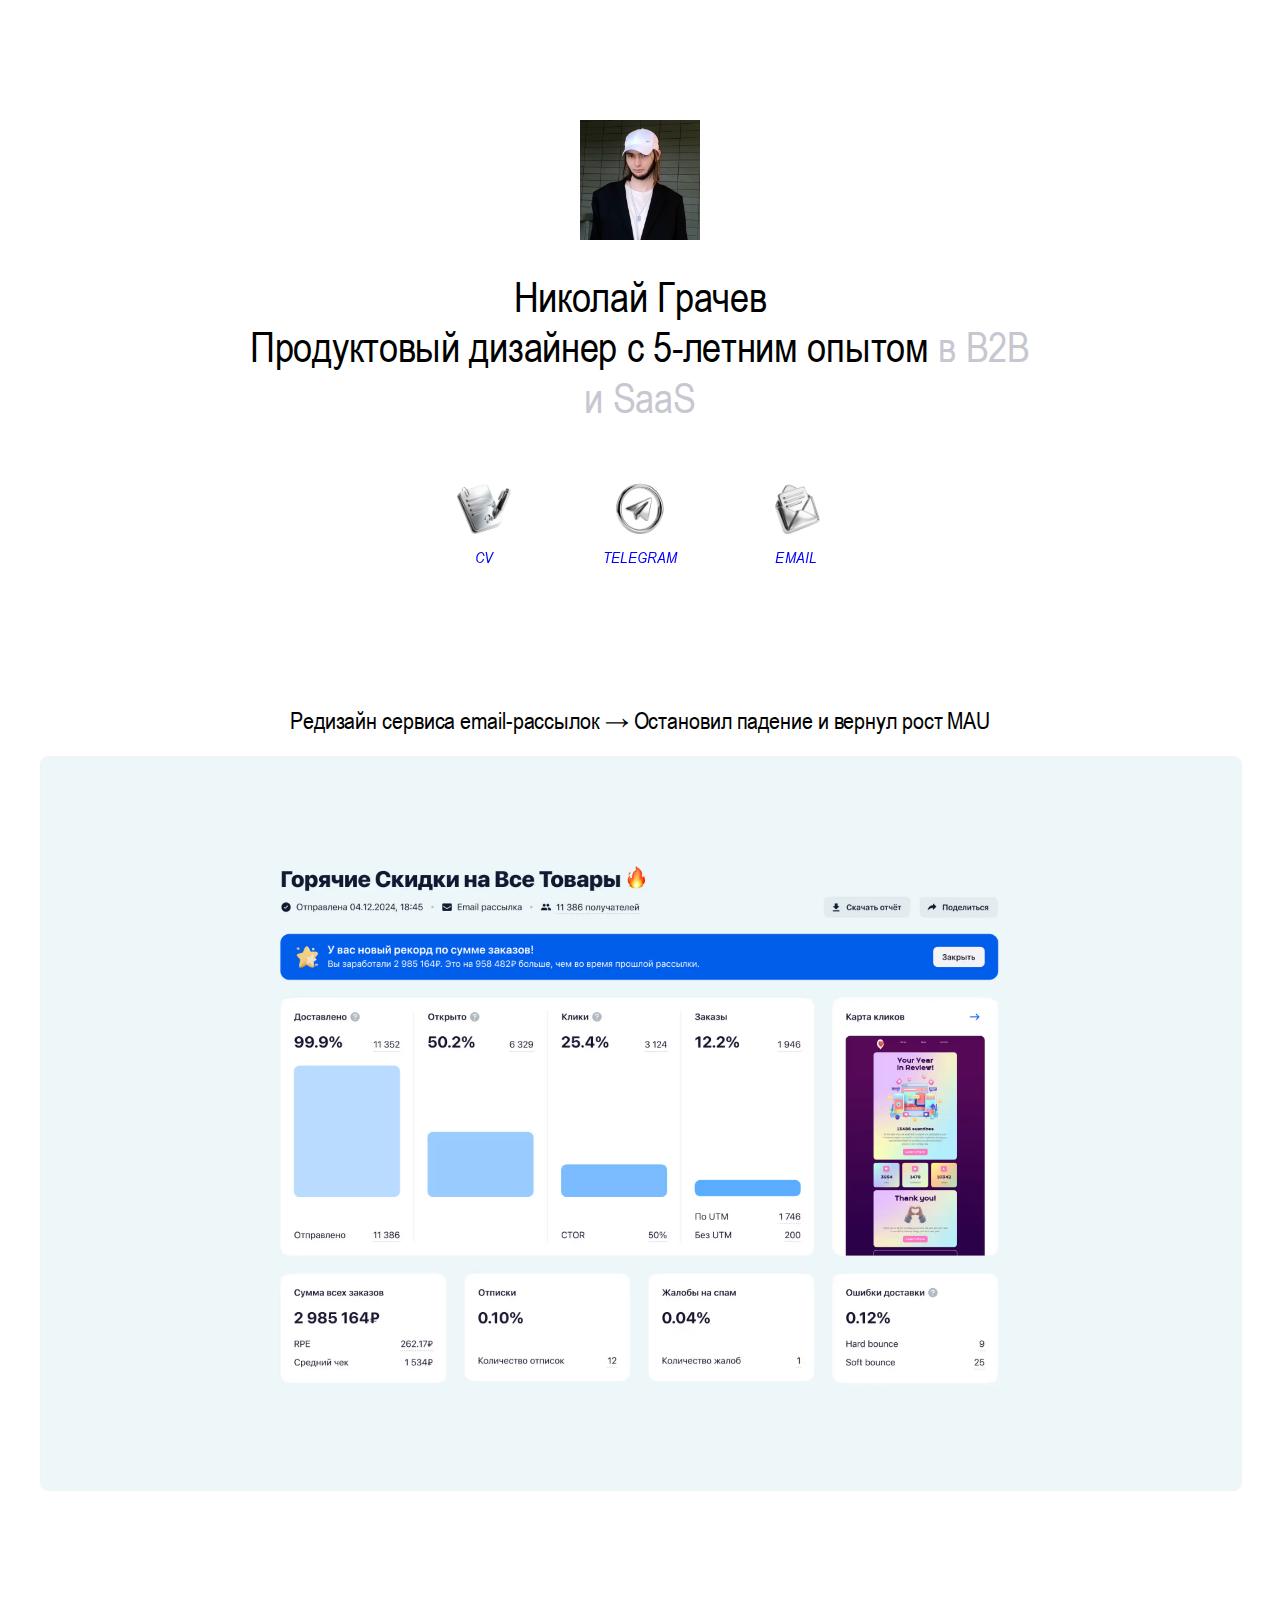
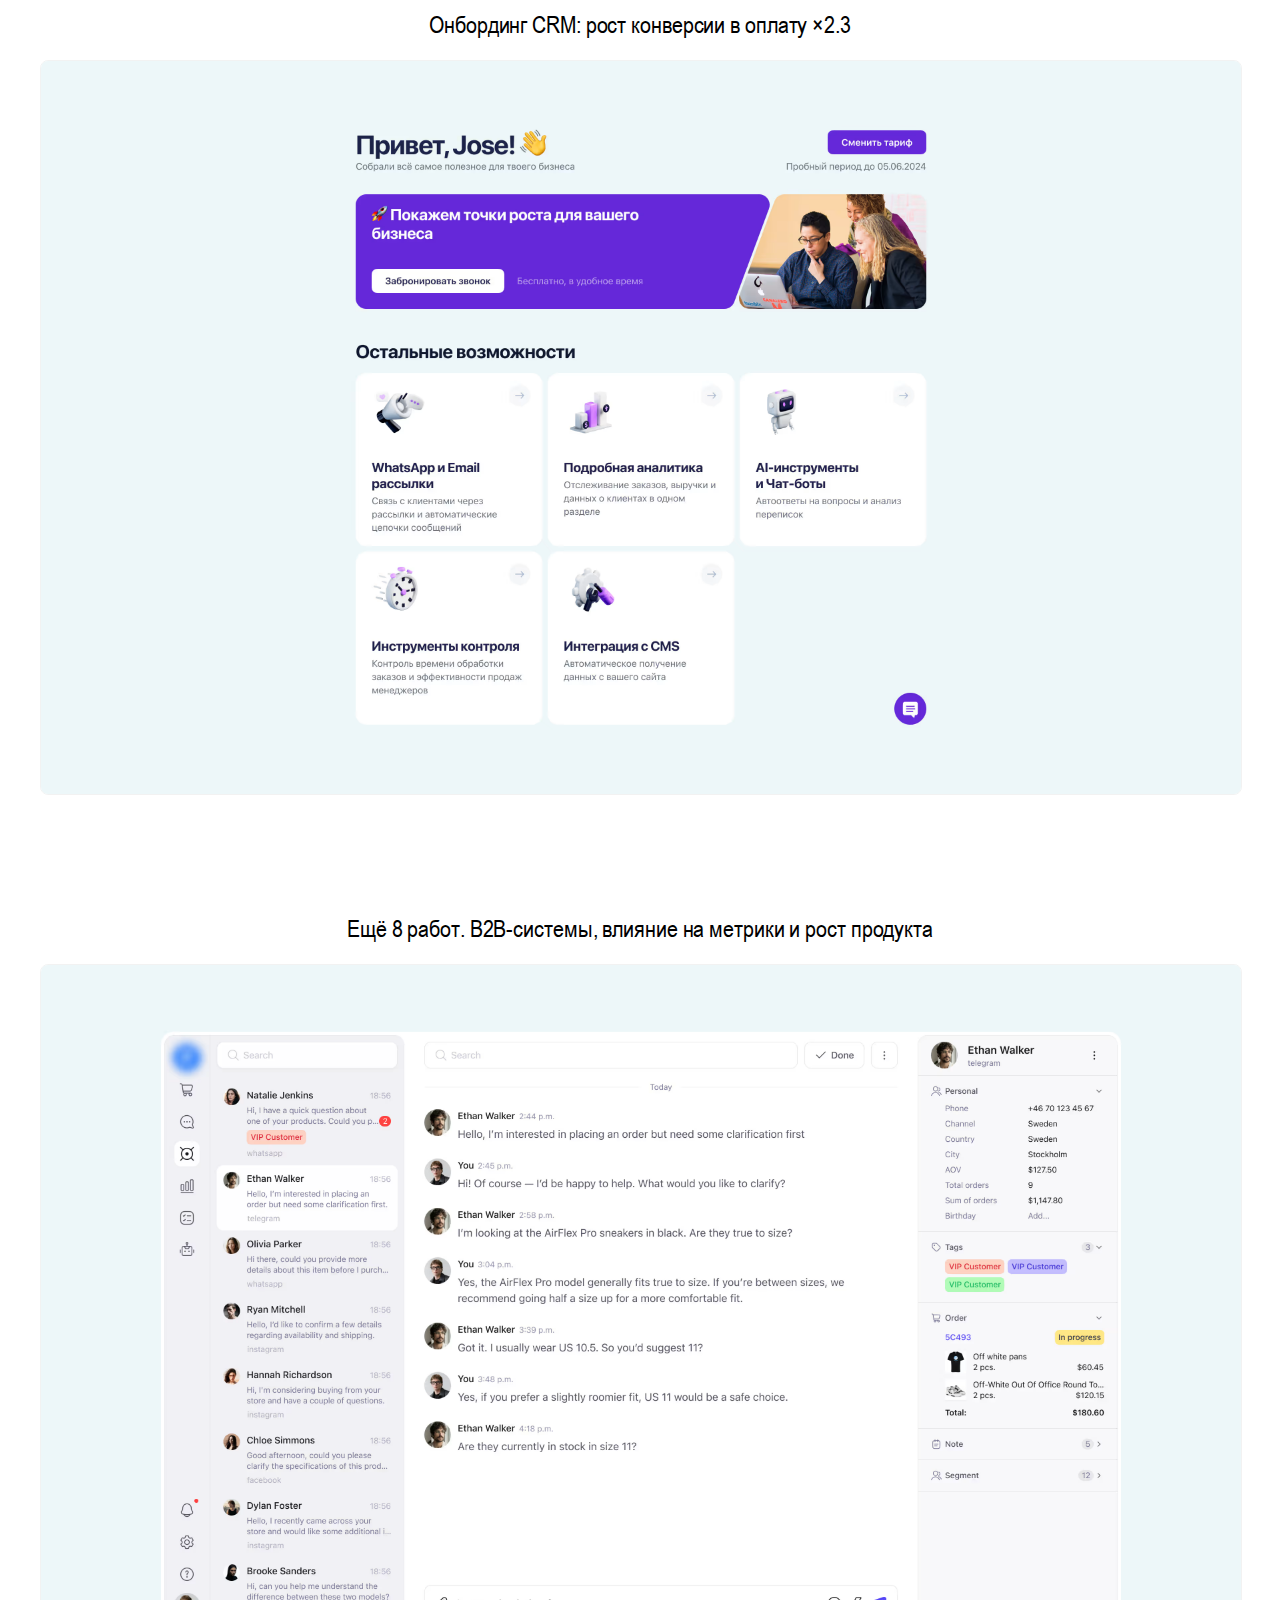
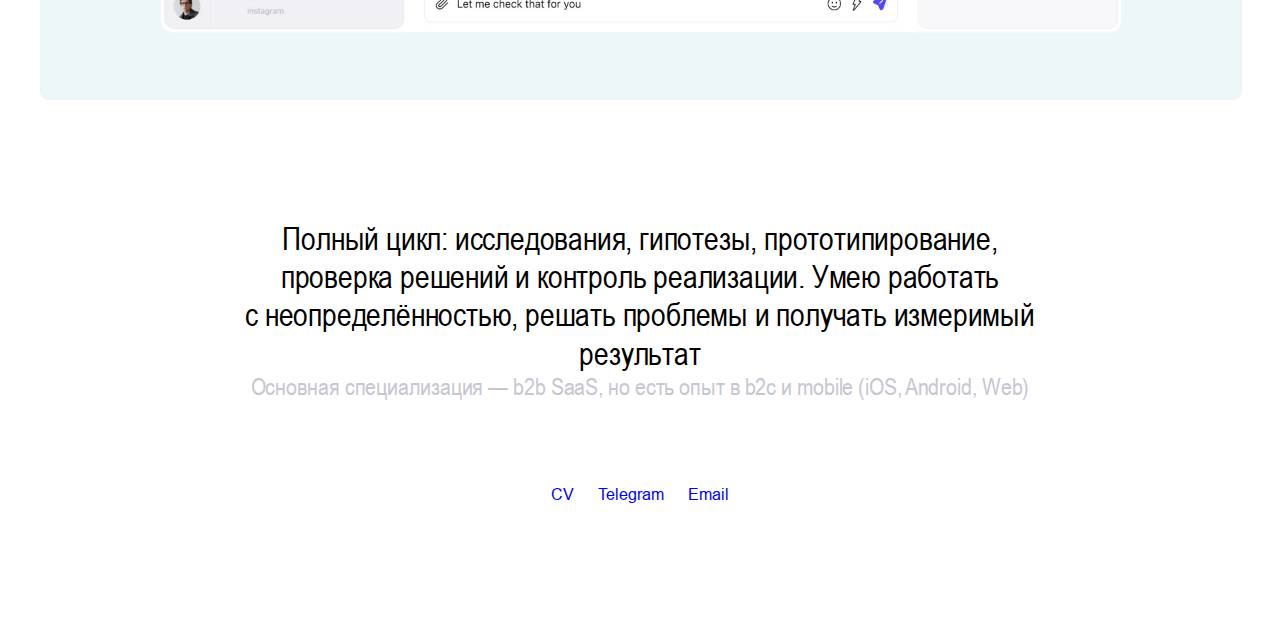
<file: index.html>
<!DOCTYPE html>
<html>
  <head>
    <meta charset="utf-8">
    <meta name="viewport" content="width=device-width, initial-scale=1.0">
    <link rel="stylesheet" type="text/css" href="styles.css">
    <link rel="icon" type="image/svg+xml" href="./other/logo.svg">
    <script src="https://t.contentsquare.net/uxa/26d087a979984.js"></script>
    <title>Николай Грачев</title>
    <script>
      document.addEventListener('DOMContentLoaded', function() {
        const emailLinks = document.querySelectorAll('.copy-email');
      
        emailLinks.forEach(function(link) {
          link.addEventListener('click', function(e) {
            e.preventDefault();
      
            // Если уже в состоянии copied — можно игнорить клики
            if (this.classList.contains('copied')) return;
      
            const email = this.getAttribute('data-email');
      
            // 1) было: const originalText = this.textContent;
            const labelEl = this.querySelector('.hero-btn__label');
            const originalText = labelEl ? labelEl.textContent : this.textContent;
      
            navigator.clipboard.writeText(email).then(function() {
              // 2) было: this.textContent = '✓ Copied';
              if (labelEl) labelEl.textContent = '✓ Copied';
              else this.textContent = '✓ Copied';
      
              this.classList.add('copied');
      
              setTimeout(function() {
                if (labelEl) labelEl.textContent = originalText;
                else this.textContent = originalText;
      
                this.classList.remove('copied');
              }.bind(this), 2000);
            }.bind(this)).catch(function(err) {
              console.error('Failed to copy email:', err);
            });
          });
        });
      });
    </script>
    <script type="text/javascript">
      (function(c,l,a,r,i,t,y){
          c[a]=c[a]||function(){(c[a].q=c[a].q||[]).push(arguments)};
          t=l.createElement(r);t.async=1;t.src="https://www.clarity.ms/tag/"+i;
          y=l.getElementsByTagName(r)[0];y.parentNode.insertBefore(t,y);
      })(window, document, "clarity", "script", "v9hqjzhzcc");
    </script>      
  </head>
  <body>
    <div class="container">
      <section class="hero">
        <div class="hero-ava"></div>
        <div class="hero-container-text">
          <h1 class="hero-text text-center">
            Николай Грачев
          </h1>
          <h1 class="hero-text text-center">
            Продуктовый дизайнер <span class="nowrap">с&nbsp;5-летним&nbsp</span>опытом <span class="text-grey">в&nbsp;B2B и&nbsp;SaaS</span>
          </h1>
        </div>
        <div class="hero-links">
          <a class="hero-btn" href="https://drive.google.com/file/d/1xHJryMdsmioFay20EzBZMsBdah8leiih/view?usp=sharing">
            <div class="hero-icns cv-ic"></div>
            <span class="link-italic">CV</span>
          </a>
          <a class="hero-btn" href="https://t.me/kolya01101110">
            <div class="hero-icns telegram-ic"></div>
            <span class="link-italic">TELEGRAM</span>
          </a>
          <a class="hero-btn copy-email" href="#" data-email="nickolay_grachev@icloud.com">
            <div class="hero-icns email-ic hero-btn__icon"></div>
            <span class="link-italic hero-btn__label">EMAIL</span>
          </a>
        </div>
      </section>
      <section class="works">
        <div>
          <h4 class="case-caption">
            Редизайн сервиса email-рассылок  → Остановил падение и вернул рост MAU
          </h4>
          <div class="works-pic" onclick="window.location.href='./case-1.html'">
            <img src="other/cover_1.avif">
          </div>  
        </div>
        <div>
          <h4 class="case-caption">
            Онбординг CRM: рост конверсии в&nbsp;оплату&nbsp;×2.3
          </h4>
          <div class="works-pic" onclick="window.location.href='./case-2.html'">
            <img src="other/cover_2.avif">
          </div>  
        </div>
        <div>
          <h4 class="case-caption">
            Ещё 8 работ. B2B-системы, влияние на метрики и рост продукта</span>
          </h4>
          <div class="works-pic" onclick="window.location.href='./case-3.html'">
            <img src="other/cover_3.avif">
          </div>  
        </div>
      </section>
      <section class="footer">
        <div class="footer-text">
          <h3 class="text-center">
            Полный цикл: исследования, гипотезы, прототипирование, проверка решений и контроль реализации. Умею работать с&nbsp;неопределённостью, решать проблемы и&nbsp;получать измеримый результат
          </h3>
          <h4 class="text-center text-grey">
            Основная специализация — b2b SaaS, но есть опыт в b2c и mobile (iOS, Android, Web)
          </h4>
        </div>
        <div class="case-header-main">
          <a class="body-regular link" href="https://drive.google.com/file/d/1xHJryMdsmioFay20EzBZMsBdah8leiih/view?usp=sharing">CV</a>
          <a class="body-regular link" href="https://t.me/kolya01101110">Telegram</a>
          <a class="body-regular link copy-email" href="#" data-email="nickolay_grachev@icloud.com">Email</a>
        </div>
      </section>
    </div> 
  </body>
</html>
</file>
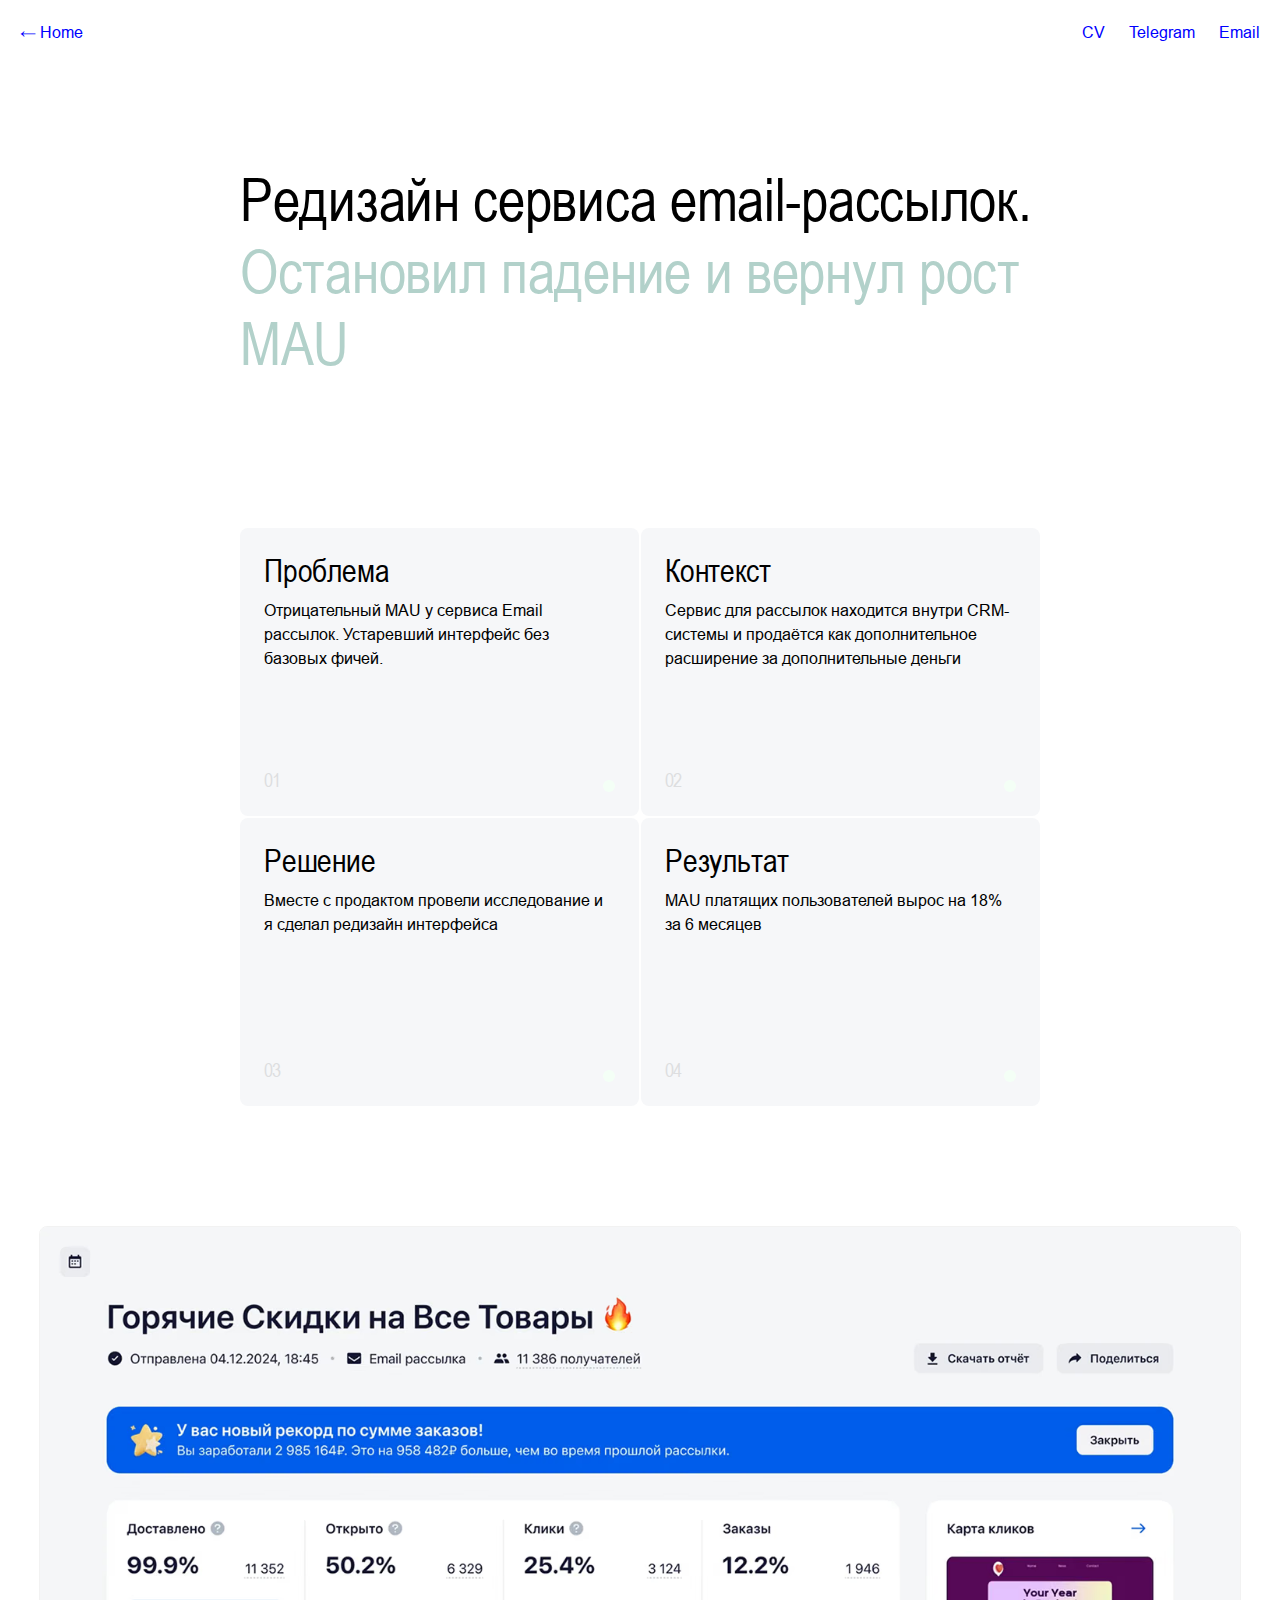
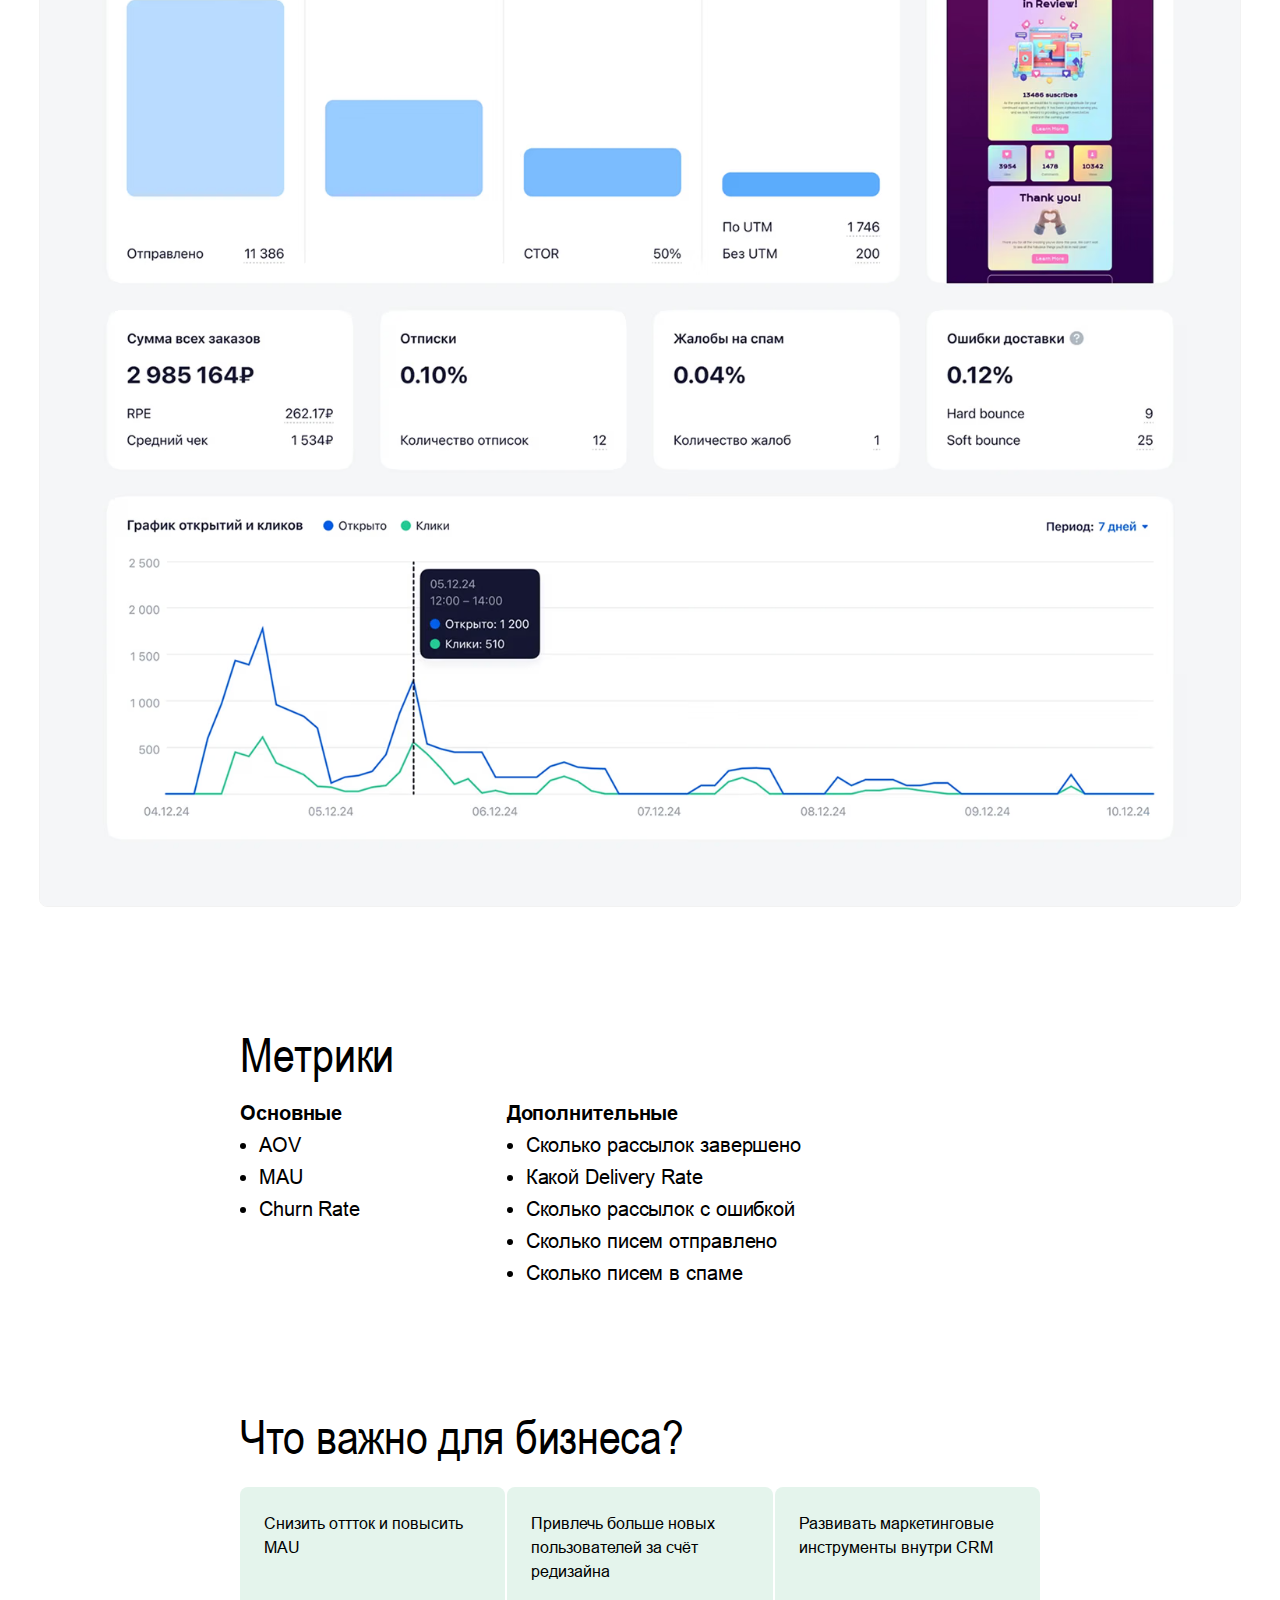
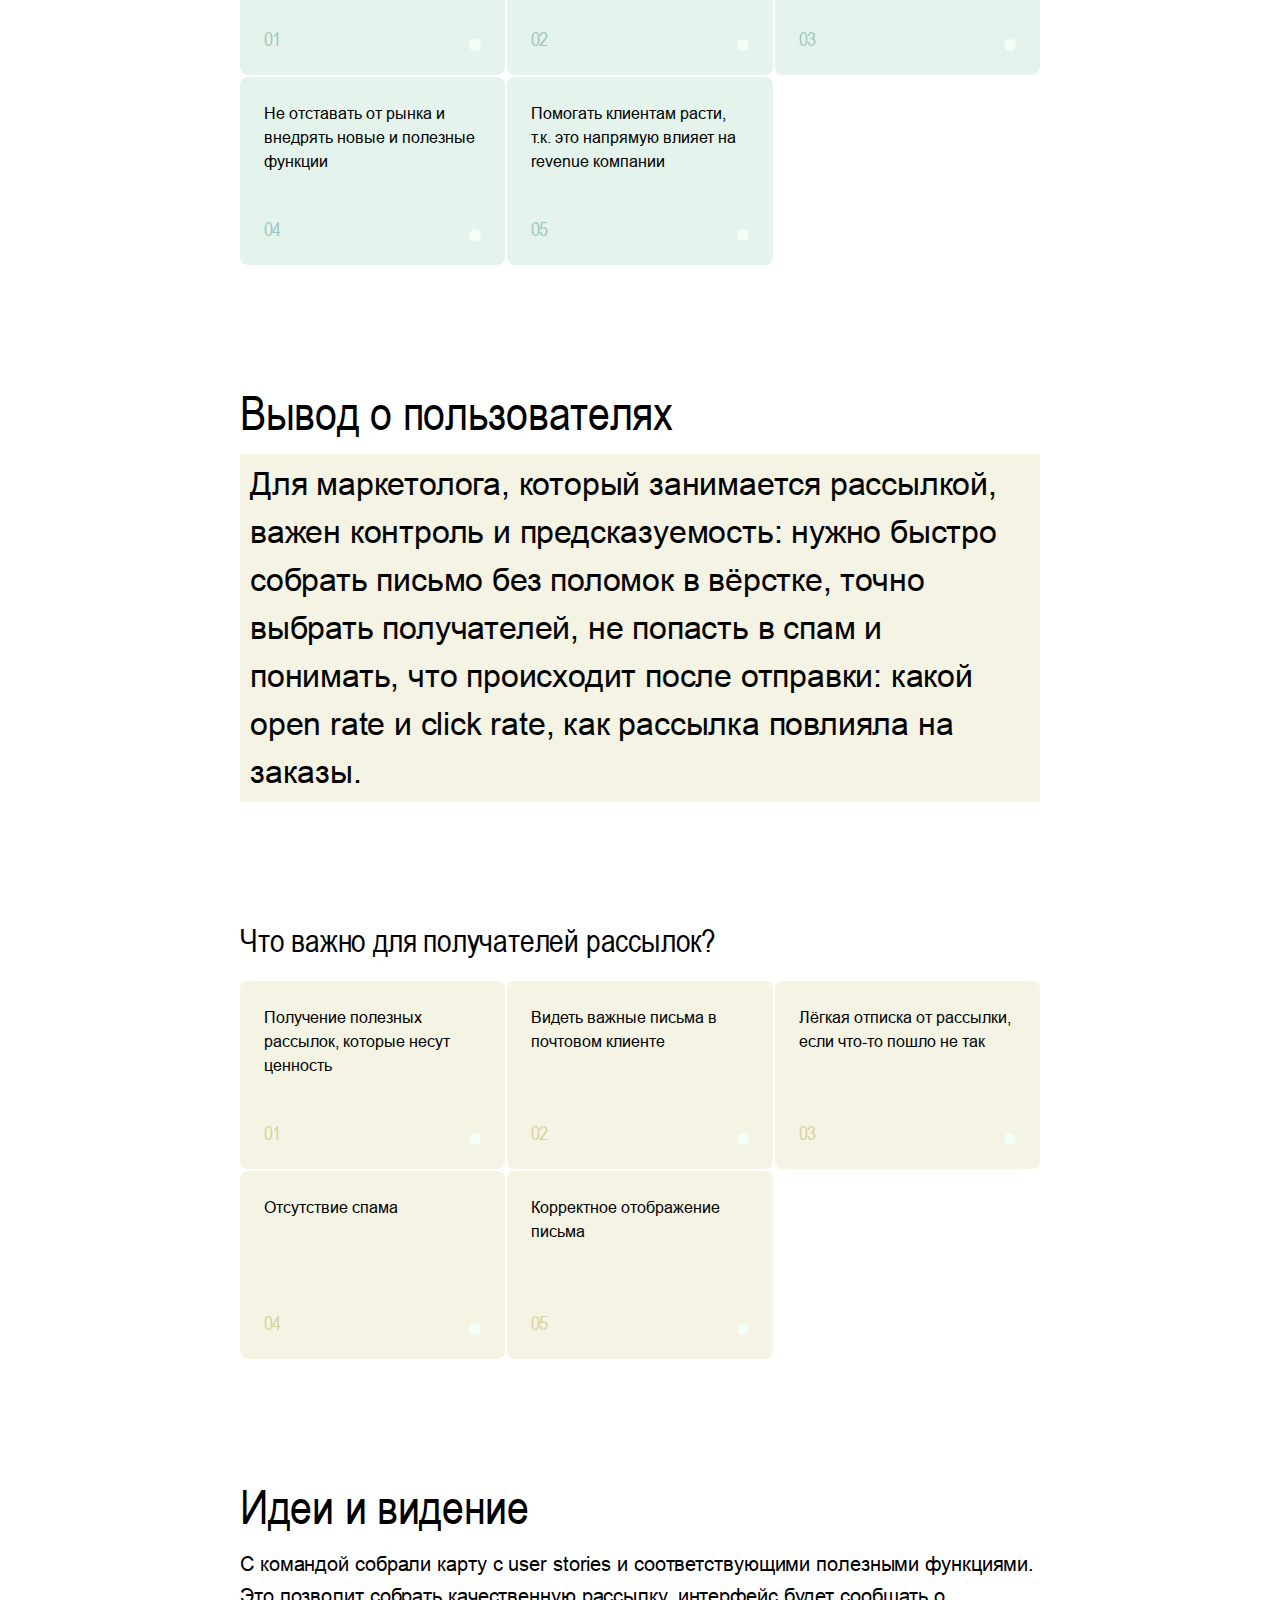
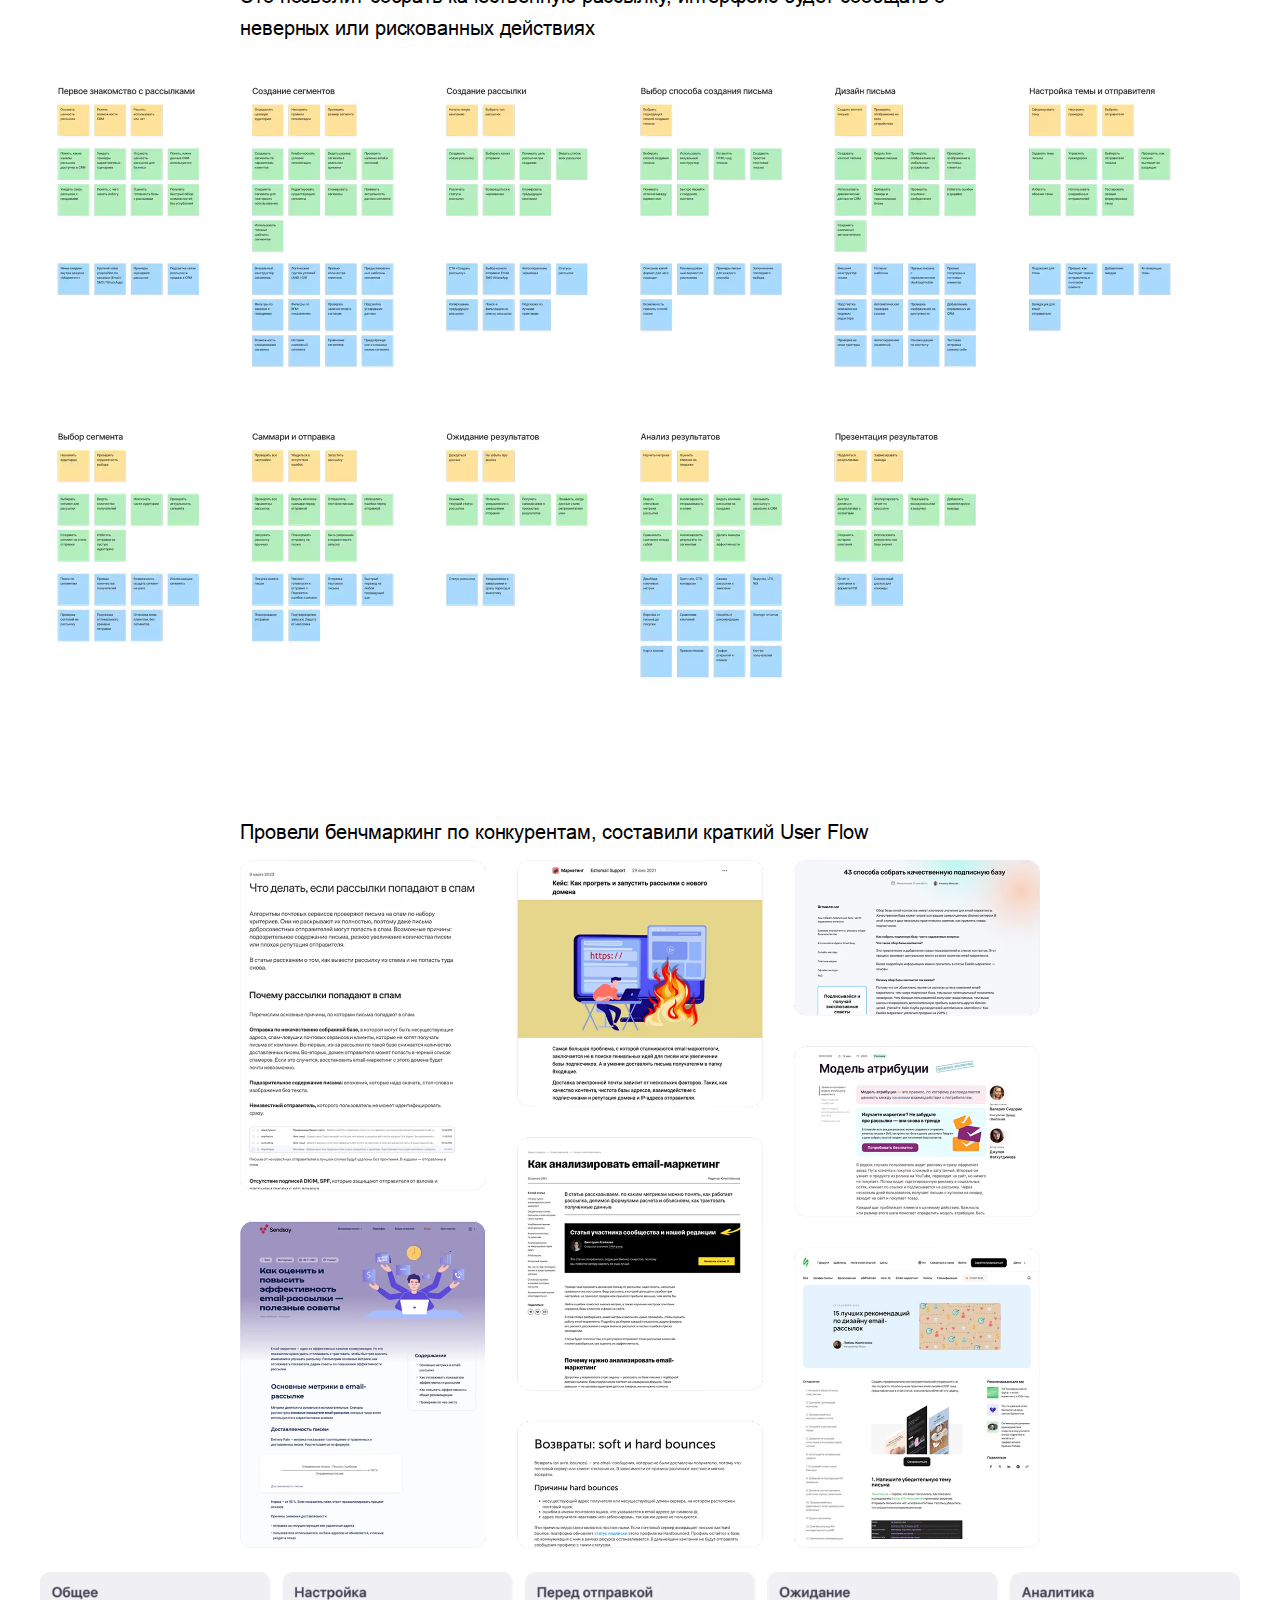
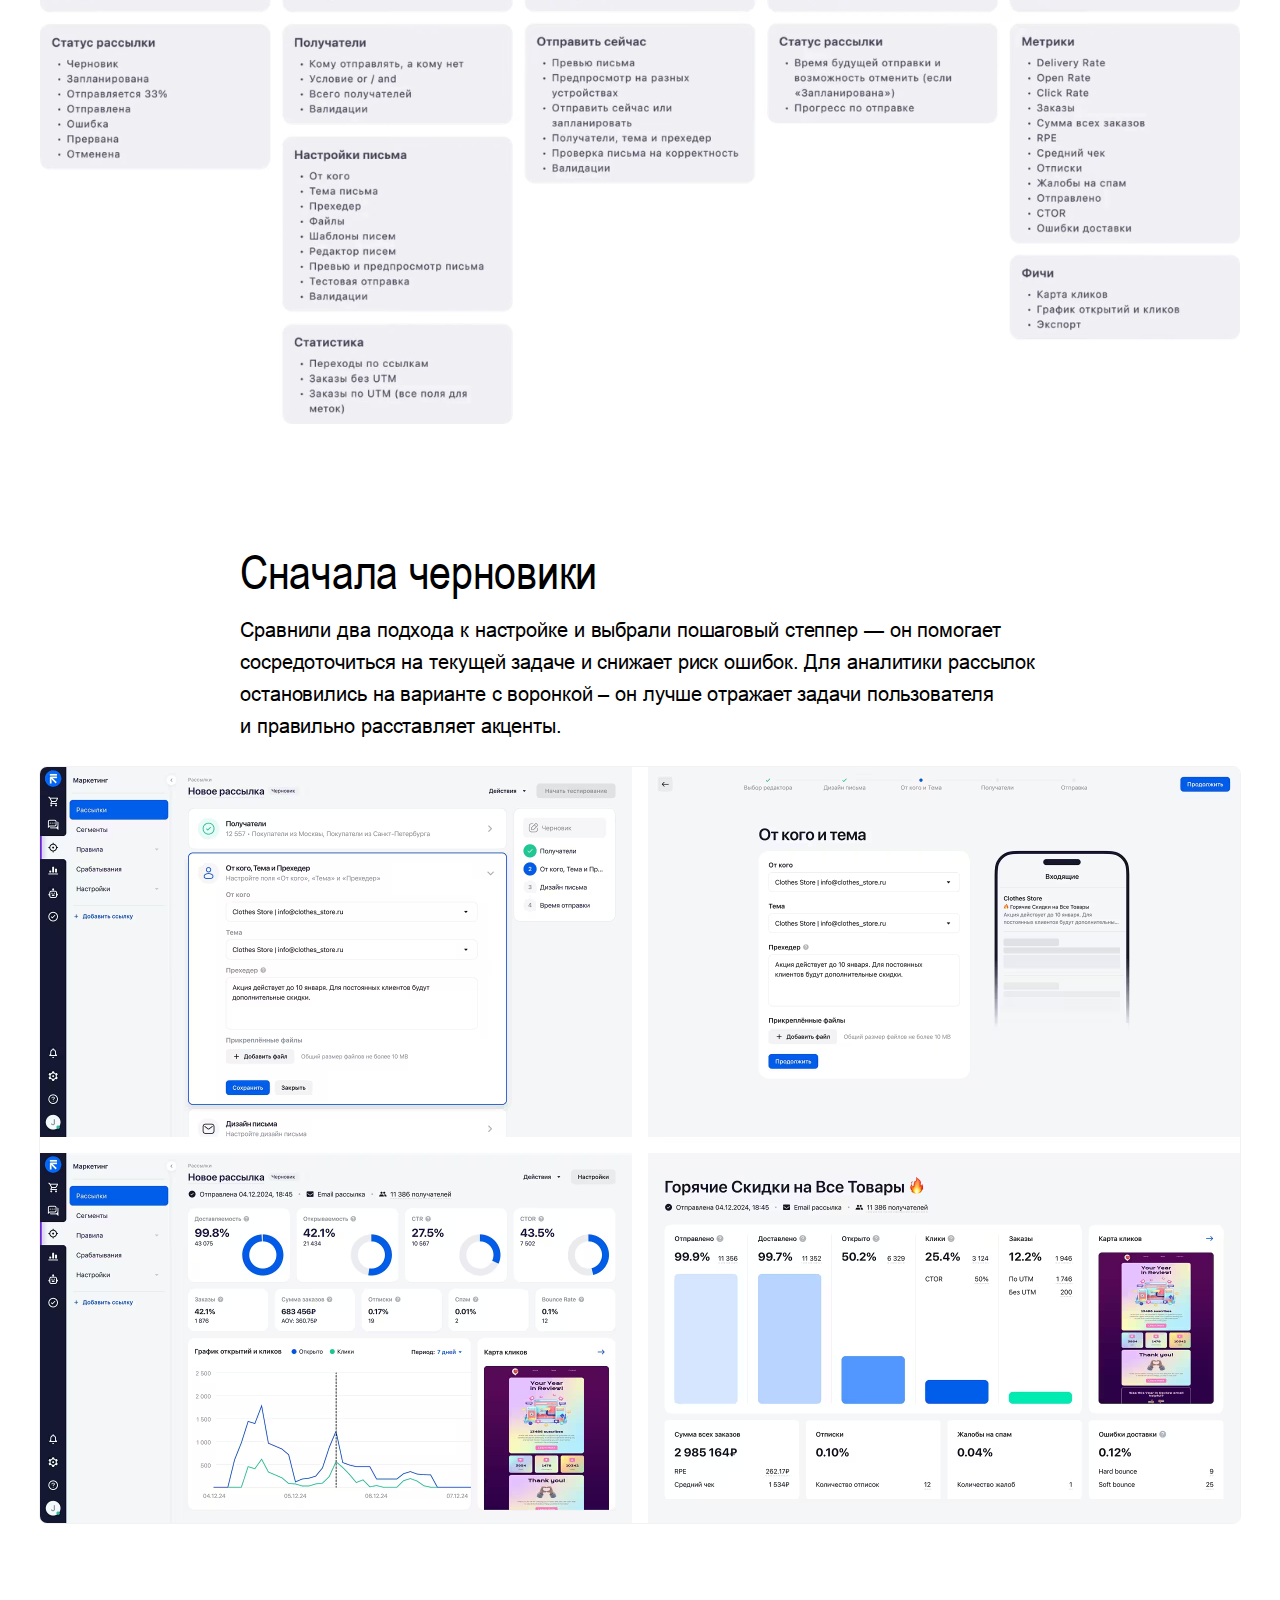
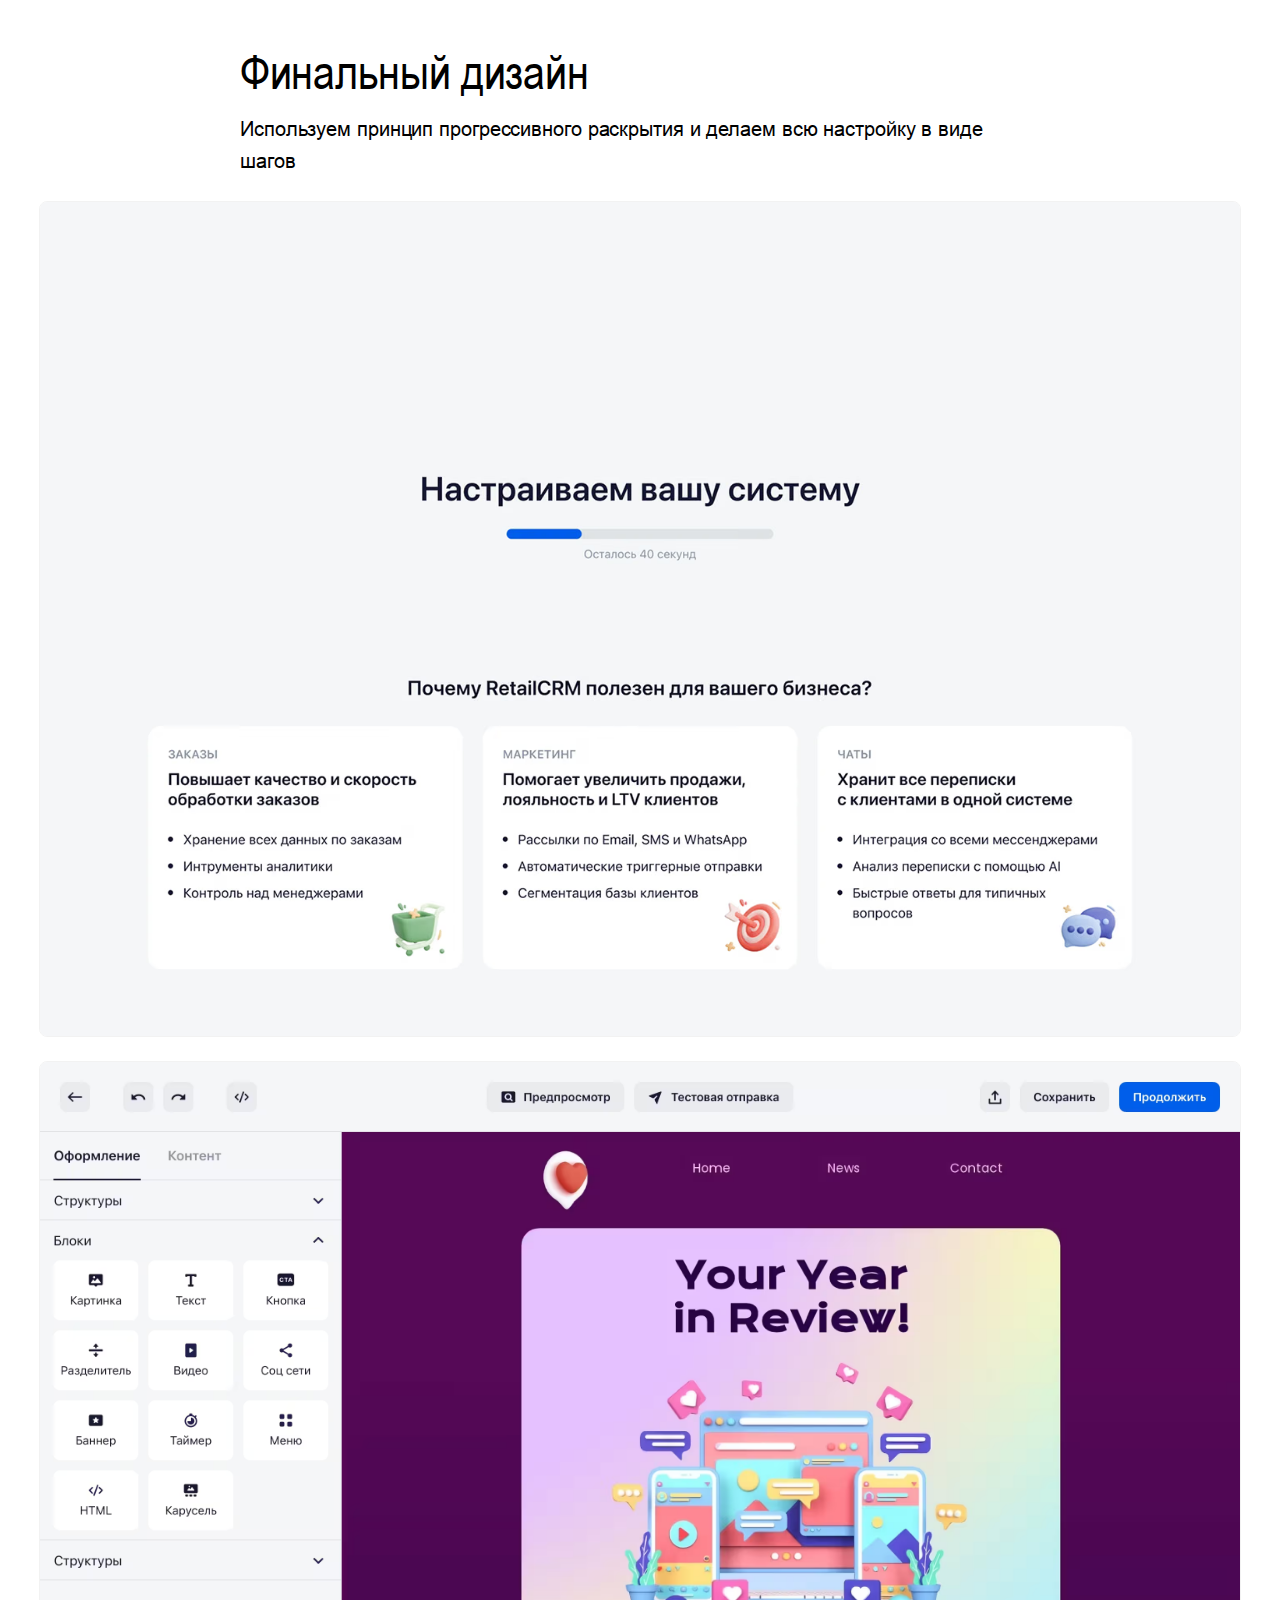
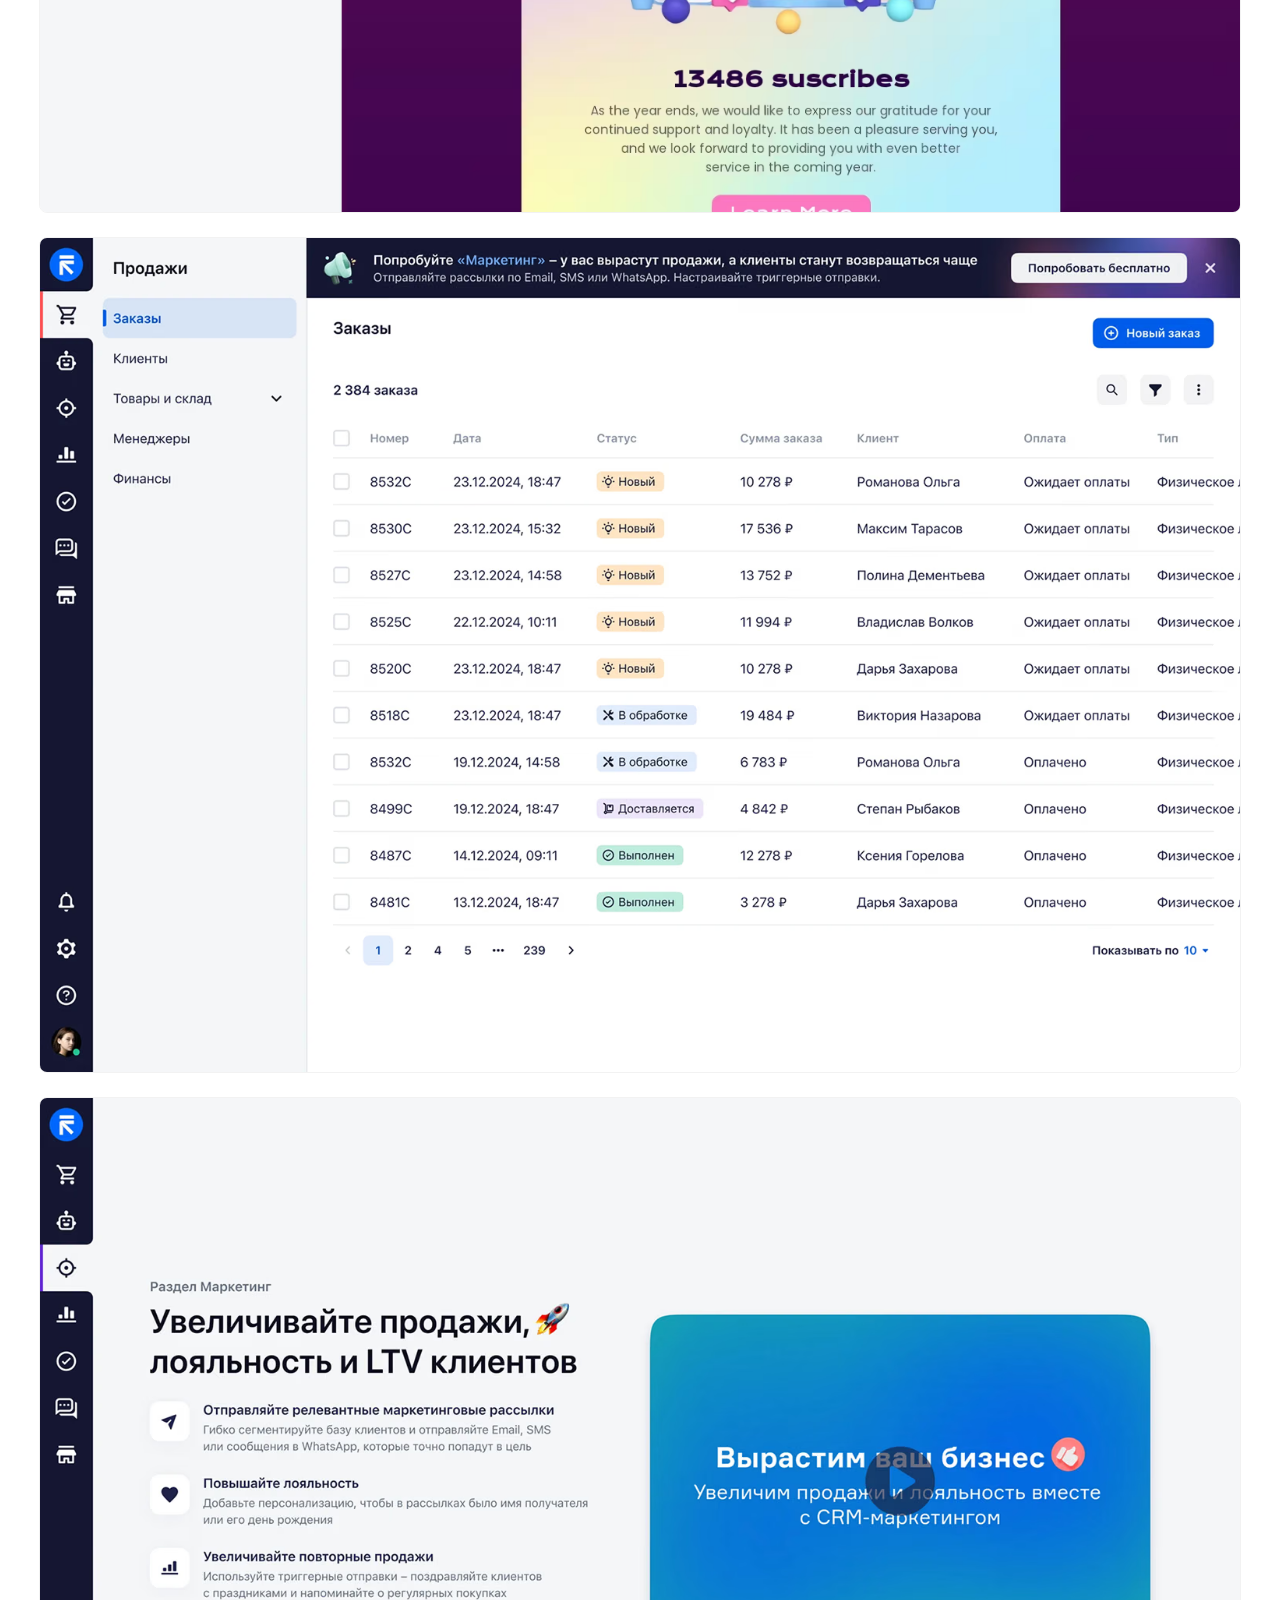
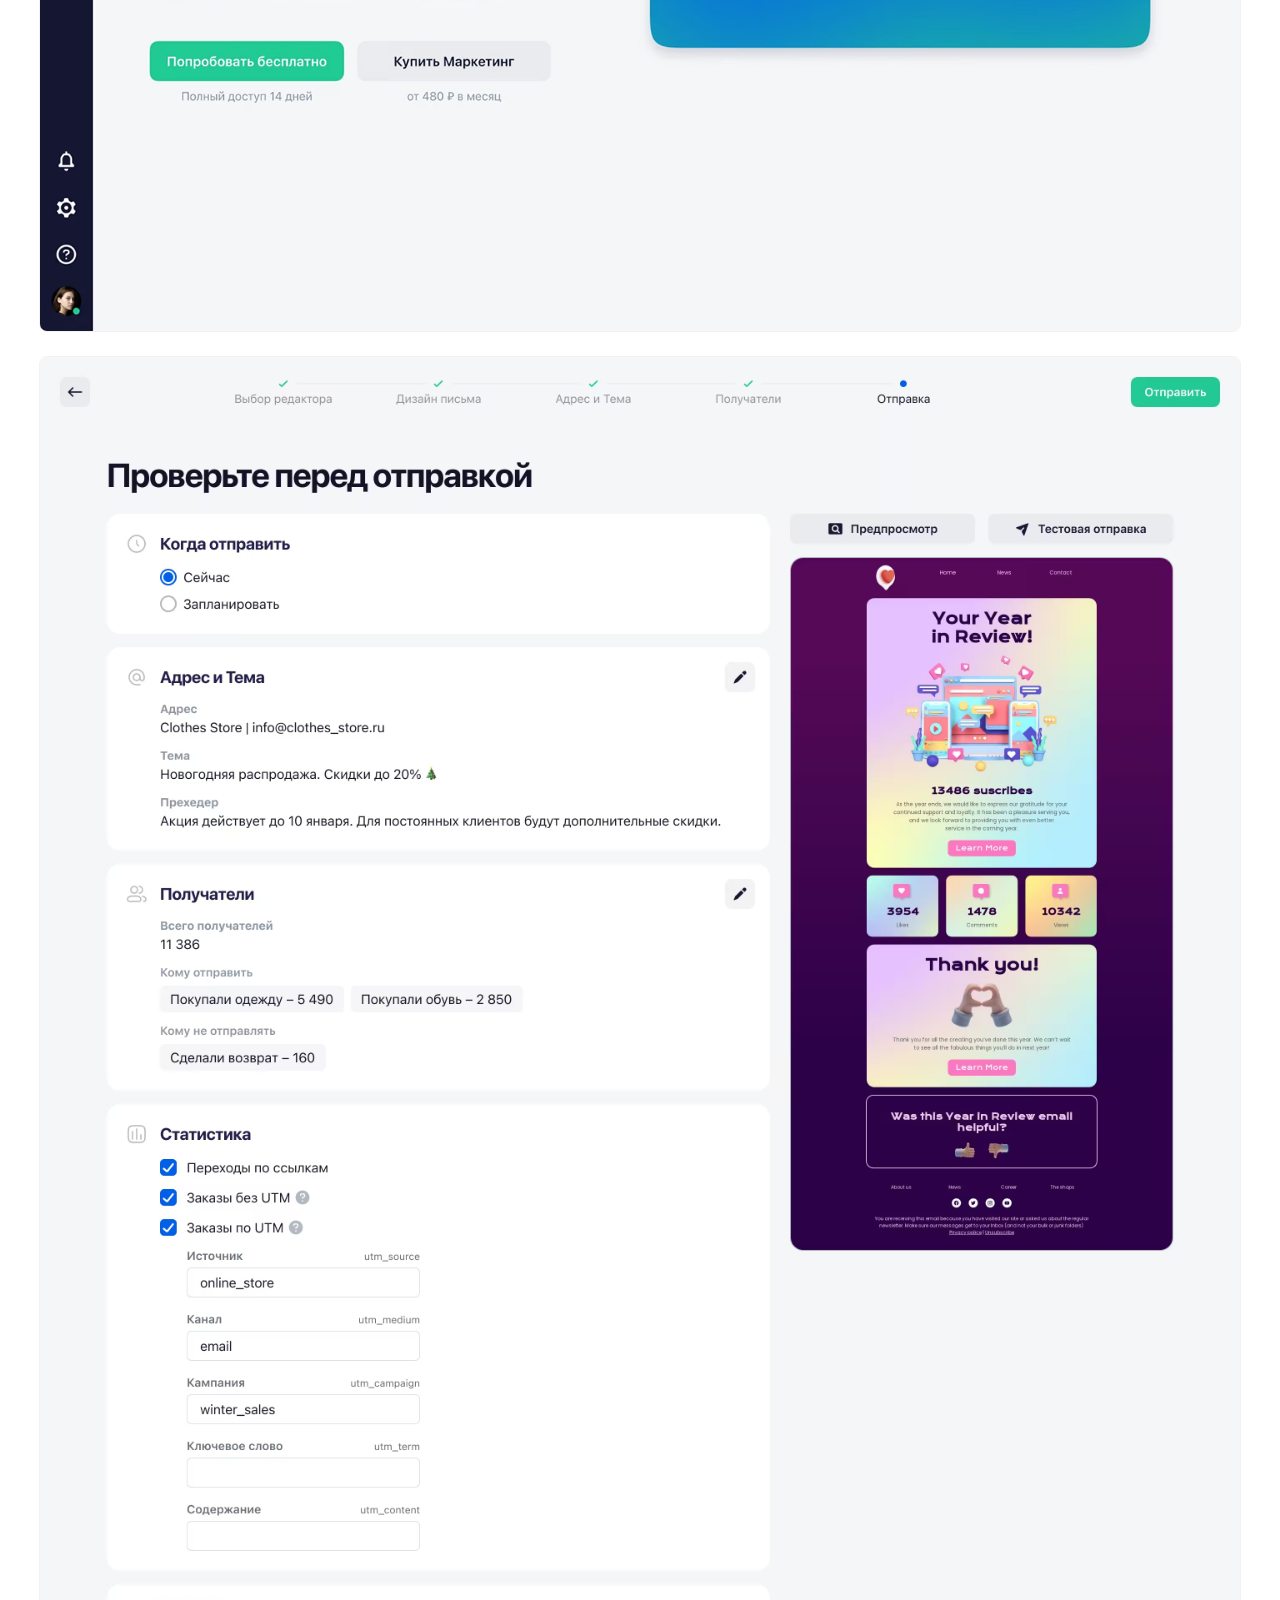
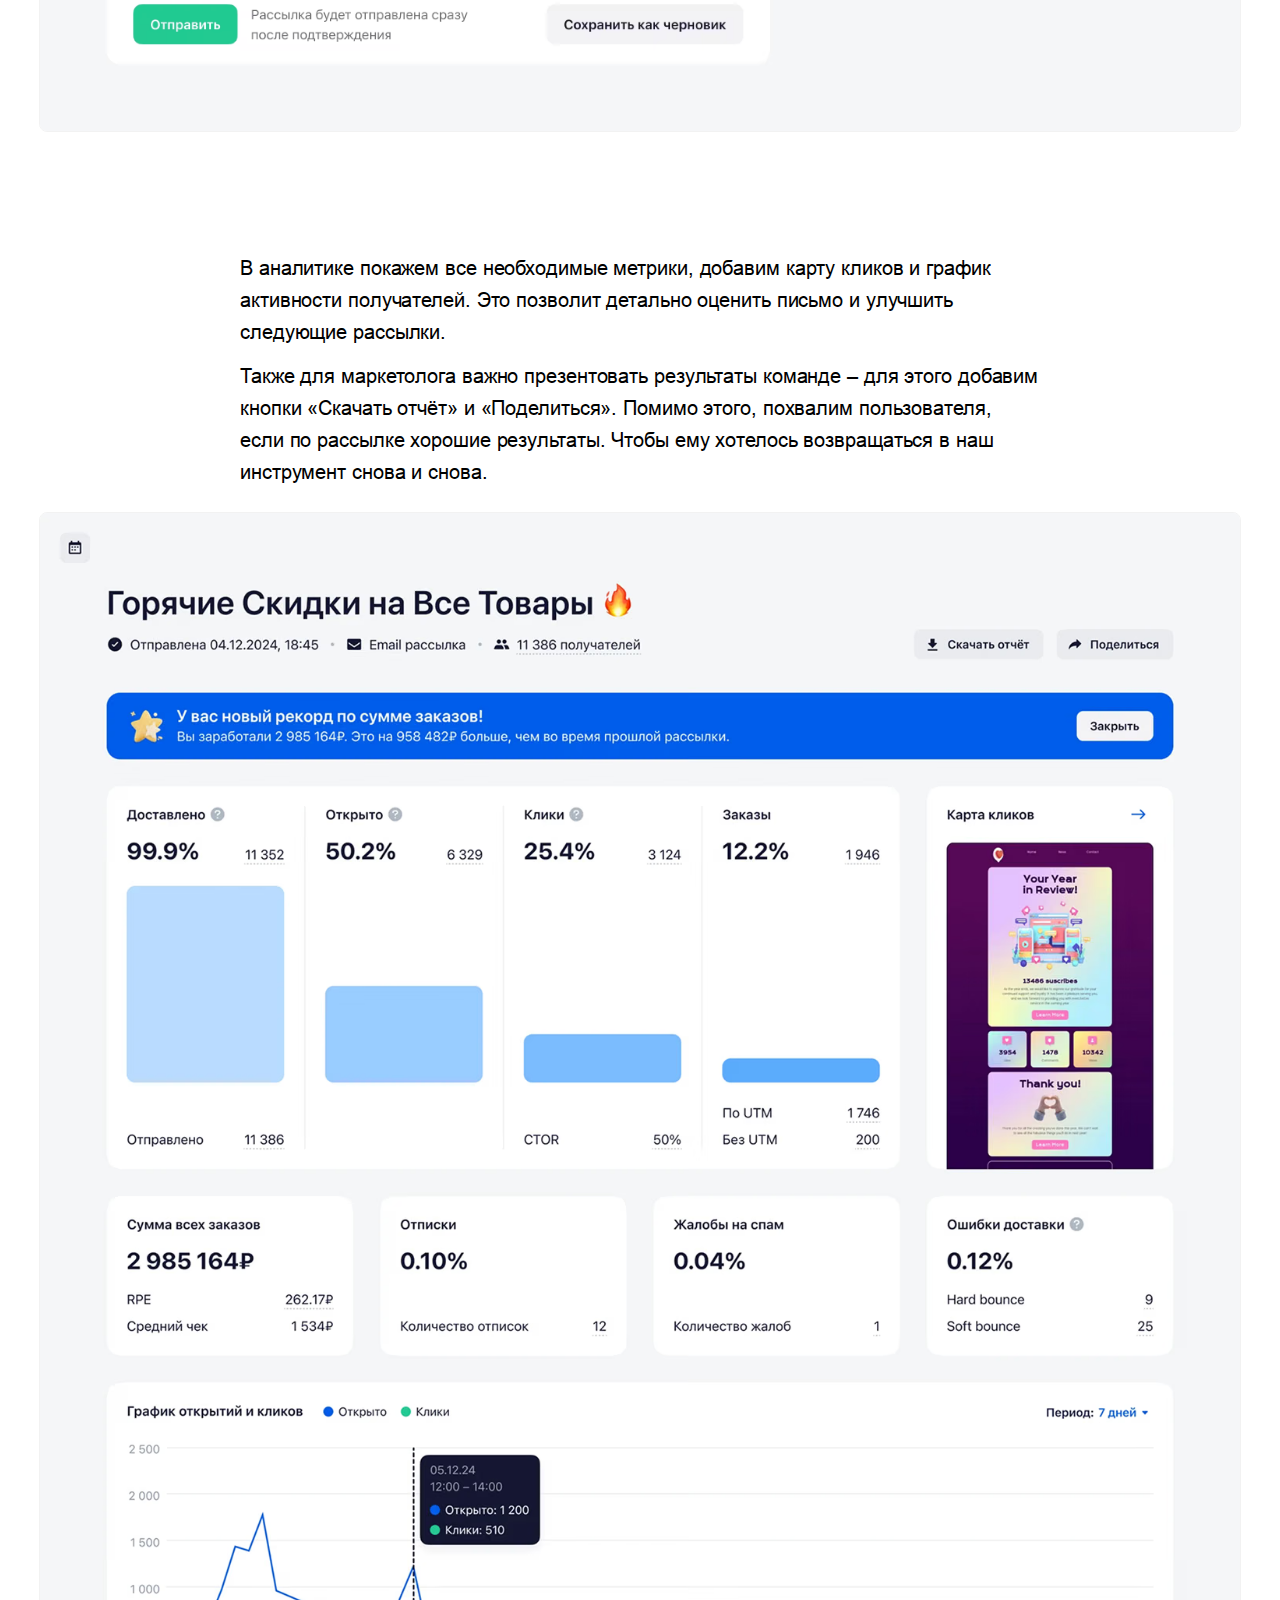
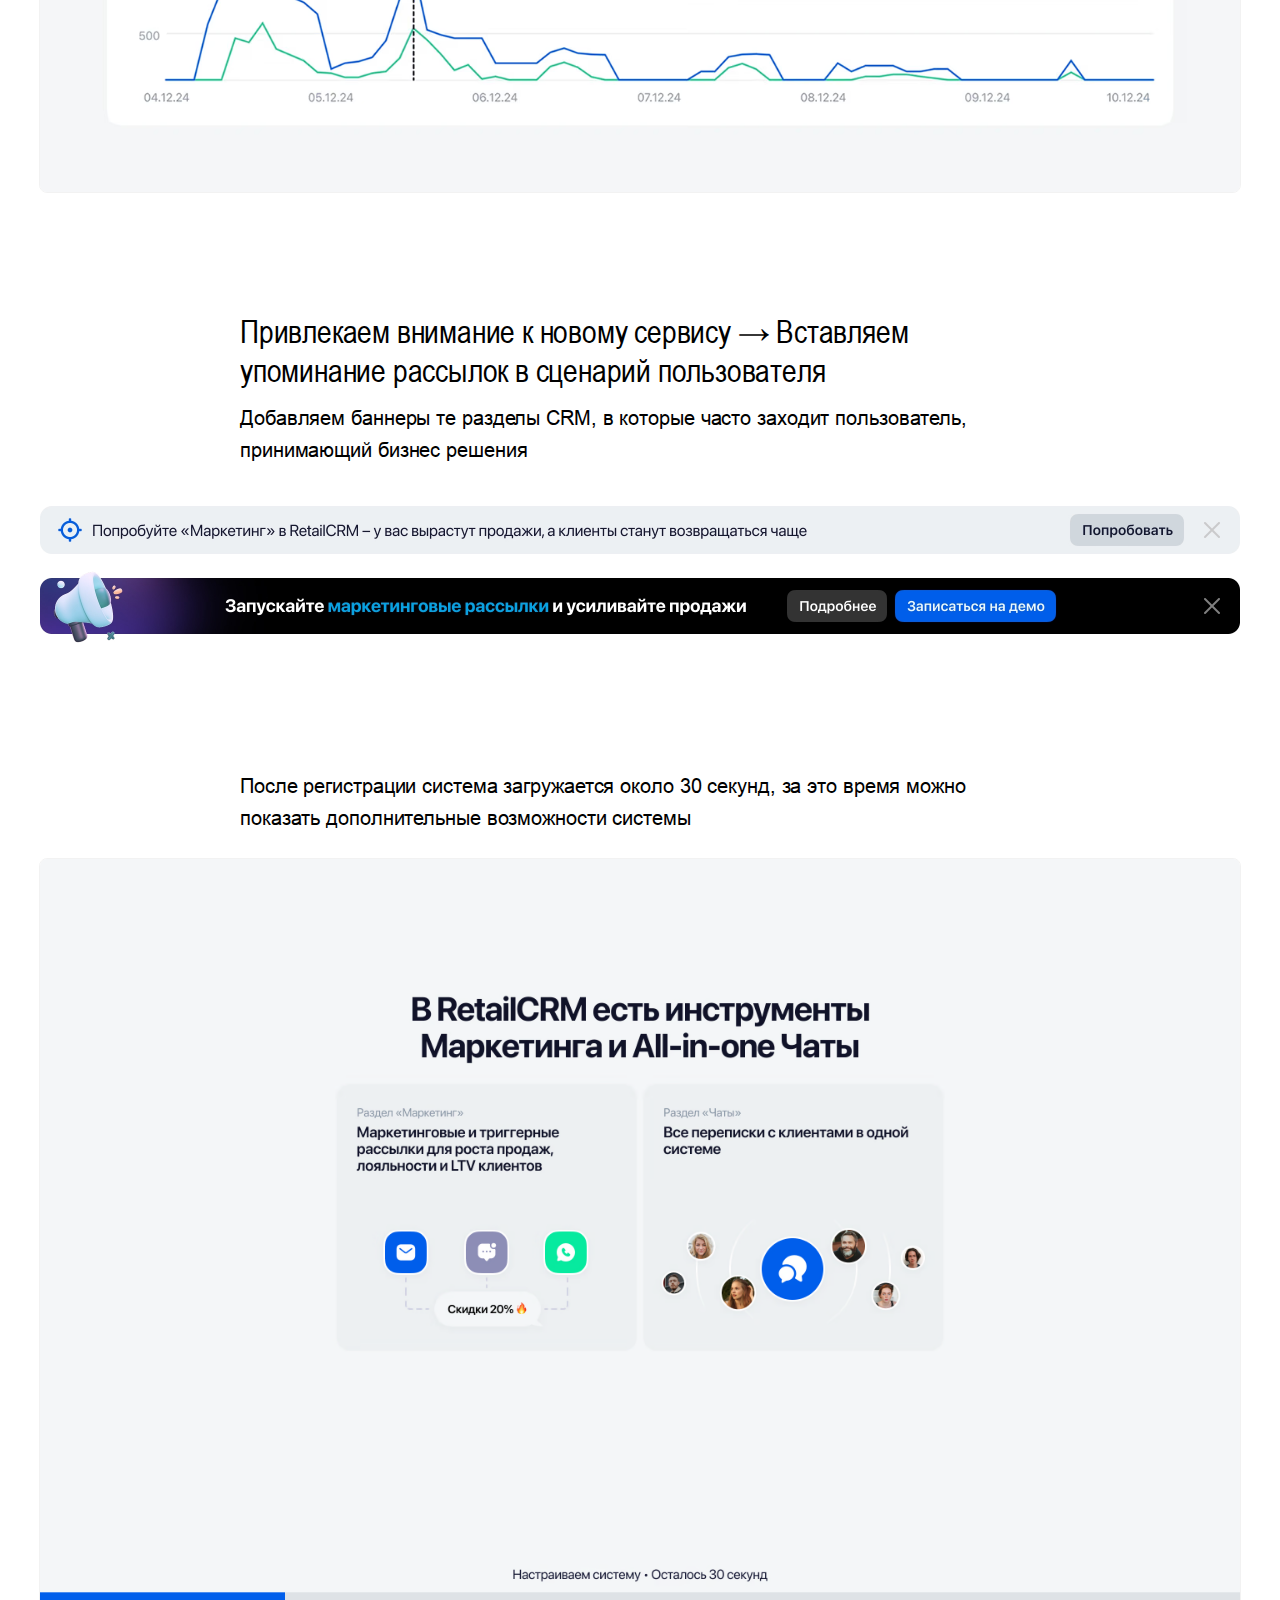
<file: case-1.html>
<!DOCTYPE html>
<html>
  <head>
    <meta charset="utf-8">
    <meta name="viewport" content="width=device-width, initial-scale=1.0">
    <link rel="stylesheet" type="text/css" href="styles.css">
    <link rel="icon" type="image/svg+xml" href="./other/logo.svg">
    <script src="https://t.contentsquare.net/uxa/26d087a979984.js"></script>
    <title>Case 1</title>
  </head>
  <body class="body-case">
    <div class="case-header">
      <a class="body-regular link" href="index.html">← Home</a>
      <a class="body-regular link" href="https://drive.google.com/file/d/1xHJryMdsmioFay20EzBZMsBdah8leiih/view?usp=sharing">CV</a>
      <a class="body-regular link" href="https://t.me/kolya01101110">Telegram</a>
      <a class="body-regular link copy-email" href="#" data-email="nickolay_grachev@icloud.com">Email</a>
    </div>
    <div class="case-container">
      <div class="case-block">
        <h1>Редизайн сервиса email-рассылок. <span class="text-green">Остановил падение и вернул рост MAU</span></h1>
      </div>
      <div class="case-block">
        <div class="case-block-cards-hero">
          <div class="case-card-hero case-card-color-one">
            <h3>Проблема</h3>
            <p class="body-regular card-text">Отрицательный MAU у сервиса Email рассылок. Устаревший интерфейс без базовых фичей. </p>
            <p class="card-special-text card-special-text-color-one">01</p>
            <img src="other/light-dot.svg">
          </div>
          <div class="case-card-hero case-card-color-one">
            <h3>Контекст</h3>
            <p class="body-regular card-text">Сервис для рассылок находится внутри CRM-системы и продаётся как дополнительное расширение за дополнительные деньги</p>
            <p class="card-special-text card-special-text-color-one">02</p>
            <img src="other/light-dot.svg">
          </div>
          <div class="case-card-hero case-card-color-one">
            <h3>Решение</h3>
            <p class="body-regular card-text">Вместе с продактом провели исследование и я сделал редизайн интерфейса</p>
            <p class="card-special-text card-special-text-color-one">03</p>
            <img src="other/light-dot.svg">
          </div>
          <div class="case-card-hero case-card-color-one">
            <h3>Результат</h3>
            <p class="body-regular card-text">MAU платящих пользователей вырос на 18% за 6 месяцев</p>
            <p class="card-special-text card-special-text-color-one">04</p>
            <img src="other/light-dot.svg">
          </div>
        </div>
      </div>
      <div class="case-pic">
        <img src="case/case1.1.avif">
      </div>
      <div class="case-block">
        <h2>Метрики</h2>
        <div class="case-metrics">
          <div>
            <p class="body-large-accent">Основные</p>
            <ul class="body-large">
              <li>AOV</li>
              <li>MAU</li>
              <li>Churn Rate</li>
            </ul>
          </div>
          <div>
            <p class="body-large-accent">Дополнительные</p>
            <ul class="body-large">
              <li>Сколько рассылок завершено</li>
              <li>Какой Delivery Rate</li>
              <li>Сколько рассылок с ошибкой</li>
              <li>Сколько писем отправлено</li>
              <li>Сколько писем в спаме</li>
            </ul>
          </div>
        </div>
      </div>
      <div class="case-block">
        <h2 class="bold">Что важно для бизнеса?</h2>
        <div class="case-block-cards">
          <div class="case-card case-card-color-two">
            <p class="body-regular card-text">Снизить оттток и повысить MAU</p>
            <p class="card-special-text card-special-text-color-two">01</p>
            <img src="other/light-dot.svg">
          </div>
          <div class="case-card case-card-color-two">
            <p class="body-regular card-text">Привлечь больше новых пользователей за счёт редизайна</p>
            <p class="card-special-text card-special-text-color-two">02</p>
            <img src="other/light-dot.svg">
          </div>
          <div class="case-card case-card-color-two">
            <p class="body-regular card-text">Развивать маркетинговые инструменты внутри CRM</p>
            <p class="card-special-text card-special-text-color-two">03</p>
            <img src="other/light-dot.svg">
          </div>
          <div class="case-card case-card-color-two">
            <p class="body-regular card-text">Не отставать от рынка и внедрять новые и полезные функции</p>
            <p class="card-special-text card-special-text-color-two">04</p>
            <img src="other/light-dot.svg">
          </div>
          <div class="case-card case-card-color-two">
            <p class="body-regular card-text">Помогать клиентам расти, т.к. это напрямую влияет на revenue компании</p>
            <p class="card-special-text card-special-text-color-two">05</p>
            <img src="other/light-dot.svg">
          </div>
        </div>
      </div>
      <div class="case-block">
        <h2 class="bold">Вывод о пользователях</h2>
        <p class="body-extra-large highlight">Для маркетолога, который занимается рассылкой, важен контроль и предсказуемость:  нужно быстро собрать письмо без поломок в вёрстке, точно выбрать получателей, не попасть в спам и понимать, что происходит после отправки: какой open rate и click rate, как рассылка повлияла на заказы.</p>
      </div>
      <div class="case-block">
        <h3>Что важно для получателей рассылок?</h3>
        <div class="case-block-cards">
          <div class="case-card case-card-color-three">
            <p class="body-regular card-text">Получение полезных рассылок, которые несут ценность</p>
            <p class="card-special-text card-special-text-color-three">01</p>
            <img src="other/light-dot.svg">
          </div>
          <div class="case-card case-card-color-three">
            <p class="body-regular card-text">Видеть важные письма в почтовом клиенте</p>
            <p class="card-special-text card-special-text-color-three">02</p>
            <img src="other/light-dot.svg">
          </div>
          <div class="case-card case-card-color-three">
            <p class="body-regular card-text">Лёгкая отписка от рассылки, если что-то пошло не так</p>
            <p class="card-special-text card-special-text-color-three">03</p>
            <img src="other/light-dot.svg">
          </div>
          <div class="case-card case-card-color-three">
            <p class="body-regular card-text">Отсутствие спама</p>
            <p class="card-special-text card-special-text-color-three">04</p>
            <img src="other/light-dot.svg">
          </div>
          <div class="case-card case-card-color-three">
            <p class="body-regular card-text">Корректное отображение письма</p>
            <p class="card-special-text card-special-text-color-three">05</p>
            <img src="other/light-dot.svg">
          </div>
        </div>
      </div>
      <div class="case-block-large">        
        <div class="case-block">
          <h2>Идеи и видение</h2>
          <p class="body-large">С командой собрали карту с user stories и соответствующими полезными функциями. Это позволит собрать качественную рассылку, интерфейс будет сообщать о неверных или рискованных действиях</p>
        </div>
        <div class="case-pic-no-border">
          <img src="case/case1.1.1.avif">
        </div>
      </div>
      <div class="case-block-large">
        <div class="case-block">
          <p class="body-large">Провели бенчмаркинг по конкурентам, составили краткий User Flow</p>
          <div class="case-pic-no-border">
            <img src="case/case1.3.avif">
          </div>
        </div>
        <div class="case-pic-no-border">
          <img src="case/case1.4.avif">
        </div>
      </div>
      <div class="case-block-large">
        <div class="case-block">
          <h2>Сначала черновики</h2>
          <p class="body-large">Cравнили два подхода к настройке и выбрали пошаговый степпер — он помогает сосредоточиться на текущей задаче и снижает риск ошибок. Для аналитики рассылок остановились на варианте с воронкой – он лучше отражает задачи пользователя и правильно расставляет акценты.</p>
        </div>
        <div class="case-pic">
          <img src="case/case1.5.avif">
        </div>
      </div>
      <div class="case-block-large">
        <div class="case-block">
          <h2 class="bold">Финальный дизайн</h2>
          <p class="body-large">Используем принцип прогрессивного раскрытия и делаем всю настройку в виде шагов</p>
        </div>
        <div class="case-pic">
          <img src="case/case1.6.avif">
        </div>
        <div class="case-pic">
          <img src="case/case1.7.avif">
        </div>
        <div class="case-pic">
          <img src="case/case1.8.avif">
        </div>
        <div class="case-pic">
          <img src="case/case1.9.avif">
        </div>
        <div class="case-pic">
          <img src="case/case1.10.avif">
        </div>
      </div>
      <div class="case-block-large">
        <div class="case-block">
          <p class="body-large">В аналитике покажем все необходимые метрики, добавим карту кликов и график активности получателей. Это позволит детально оценить письмо и улучшить следующие рассылки.</p>
          <p class="body-large">Также для маркетолога важно презентовать результаты команде – для этого добавим кнопки «Скачать отчёт» и «Поделиться». Помимо этого, похвалим пользователя, если по рассылке хорошие результаты. Чтобы ему хотелось возвращаться в наш инструмент снова и снова.</p>
        </div>
        <div class="case-pic">
          <img src="case/case1.1.avif">
        </div>
      </div>
      <div class="case-block-large">
        <div class="case-block">
          <h3 class="bold">Привлекаем внимание к новому сервису → Вставляем упоминание рассылок в сценарий пользователя</h3>
          <p class="body-large">Добавляем баннеры те разделы CRM, в которые часто заходит пользователь, принимающий бизнес решения</p>
        </div>
        <div class="case-pic-no-border">
          <img src="case/case1.11.avif">
        </div>
      </div>
      <div class="case-block-large">
        <div class="case-block">
          <p class="body-large">После регистрации система загружается около 30 секунд, за это время можно показать дополнительные возможности системы</p>
        </div>
        <div class="case-pic">
          <img src="case/case1.12.avif">
        </div>
      </div>
      <div class="case-block-large">
        <div class="case-block">
          <p class="body-large">Для тех, кто первый раз попадает в раздел «Маркетинг», показываем лендинг</p>
        </div>
        <div class="case-pic">
          <img src="case/case1.13.avif">
        </div>
      </div>
      <div class="case-block">
        <h2>Результат</h2>
        <p class="body-large">Вместе с командой вырастили метрики AOV, MAU, снизили отток и создали возможность дальше расширять маркетинг внутри CRM, через добавление новых видов рассылок (SMS, WhatsApp).</p>
        <p class="body-large">Раннее MAU был с отрицательной динамикой. После редизайна мы измеряли этот показатель в течение полугода – прирост составил 1.5-2% каждый месяц.</p>
        <p class="body-large">‍Для пользователей появилась возможность проводить маркетинговые кампании прямо внутри CRM и сразу видеть как это повлияло на заказы.</p>
      </div>
      <div class="case-block">
        <div class="case-footer">
          <a class="body-regular link" href="index.html">← Home</a>
          <a class="body-regular link" href="https://drive.google.com/file/d/1xHJryMdsmioFay20EzBZMsBdah8leiih/view?usp=sharing">CV</a>
          <a class="body-regular link" href="https://t.me/kolya01101110">Telegram</a>
          <a class="body-regular link copy-email" href="#" data-email="nickolay_grachev@icloud.com">Email</a>
        </div>
      </div>
    </div>
  </body>
</html>
</file>
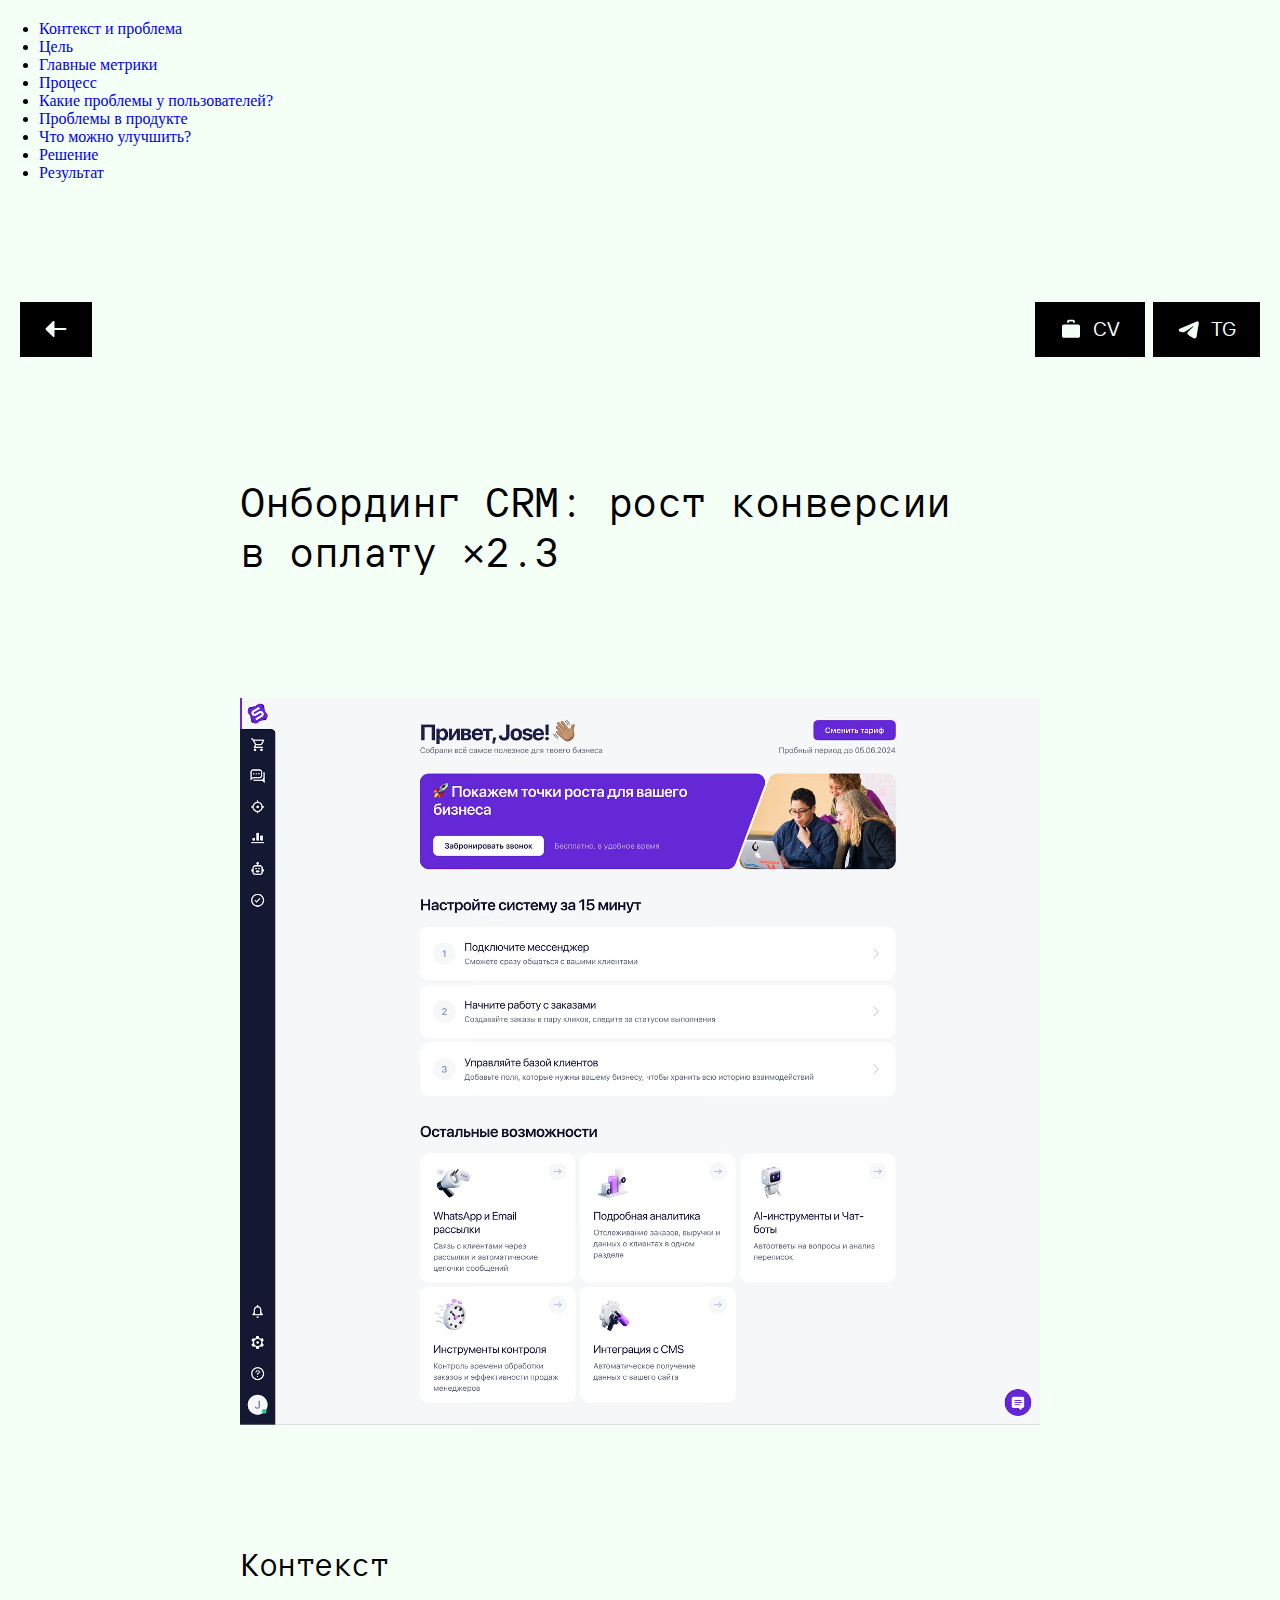
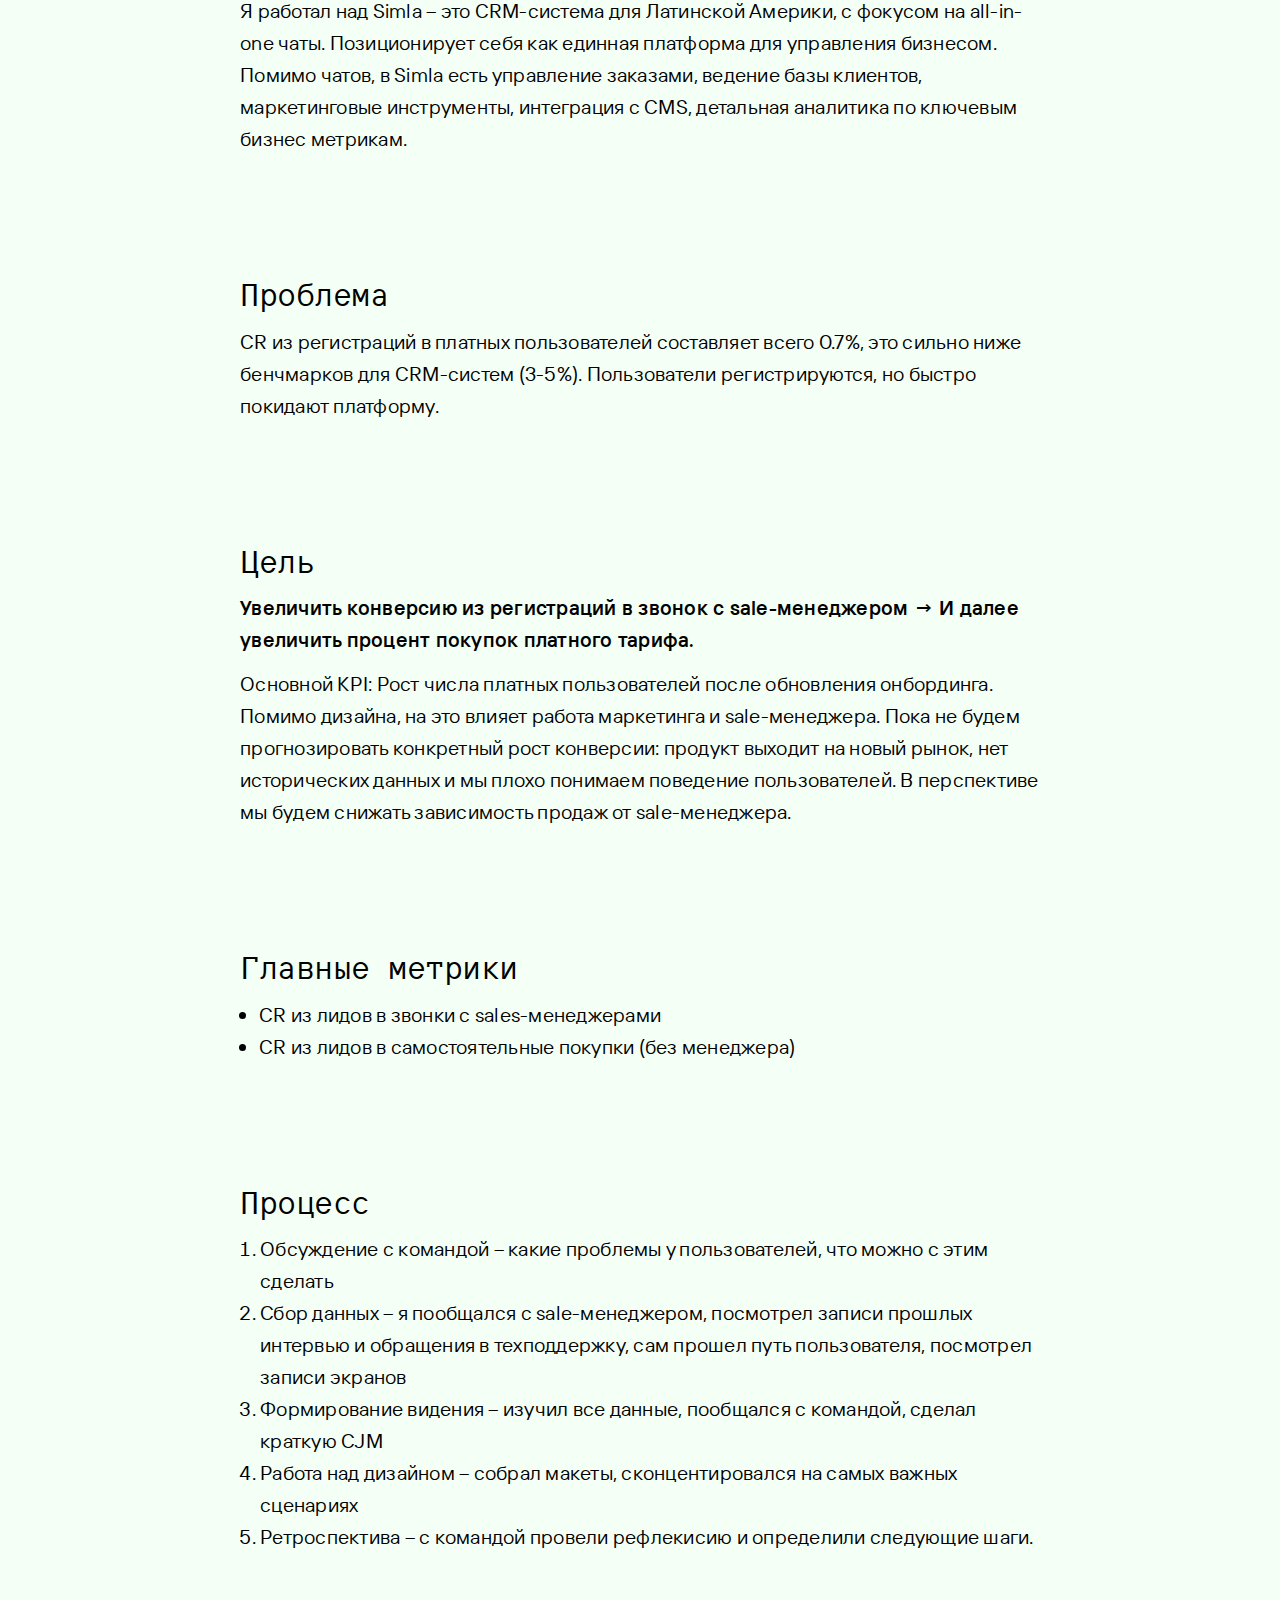
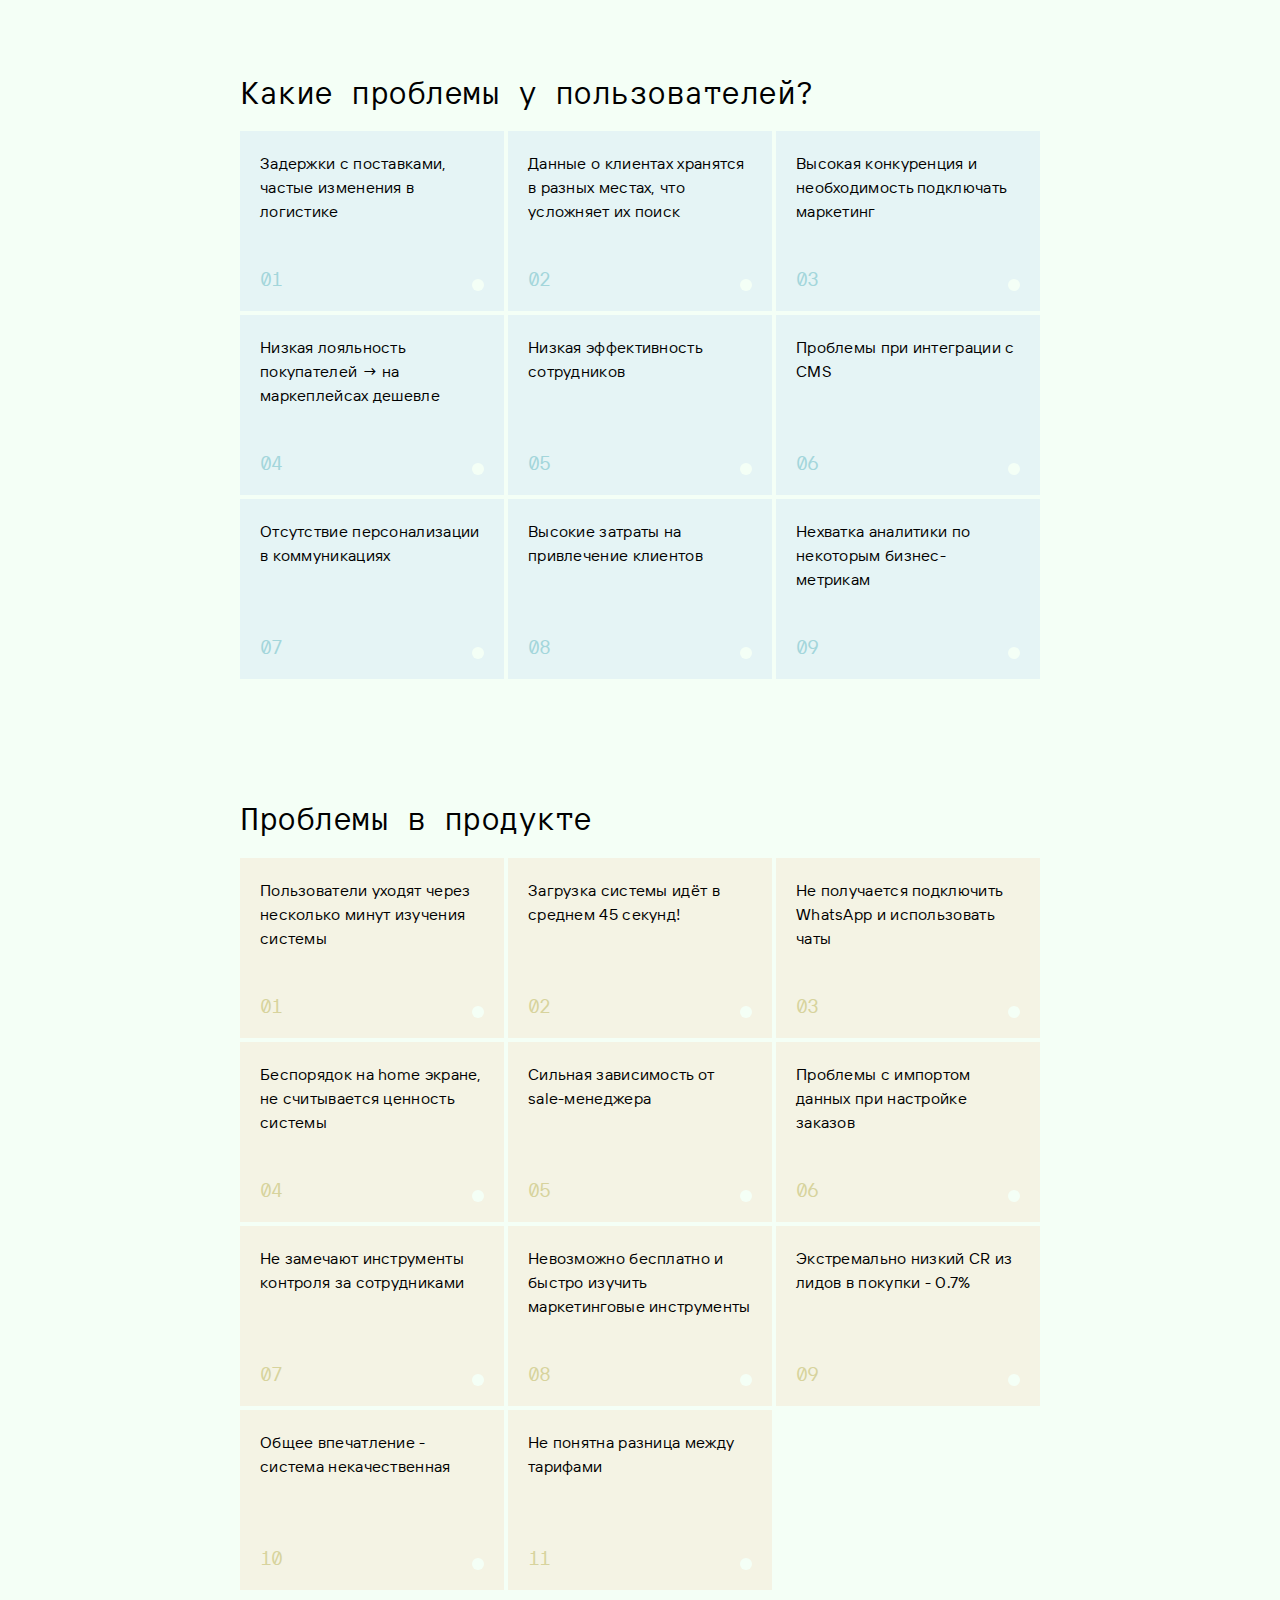
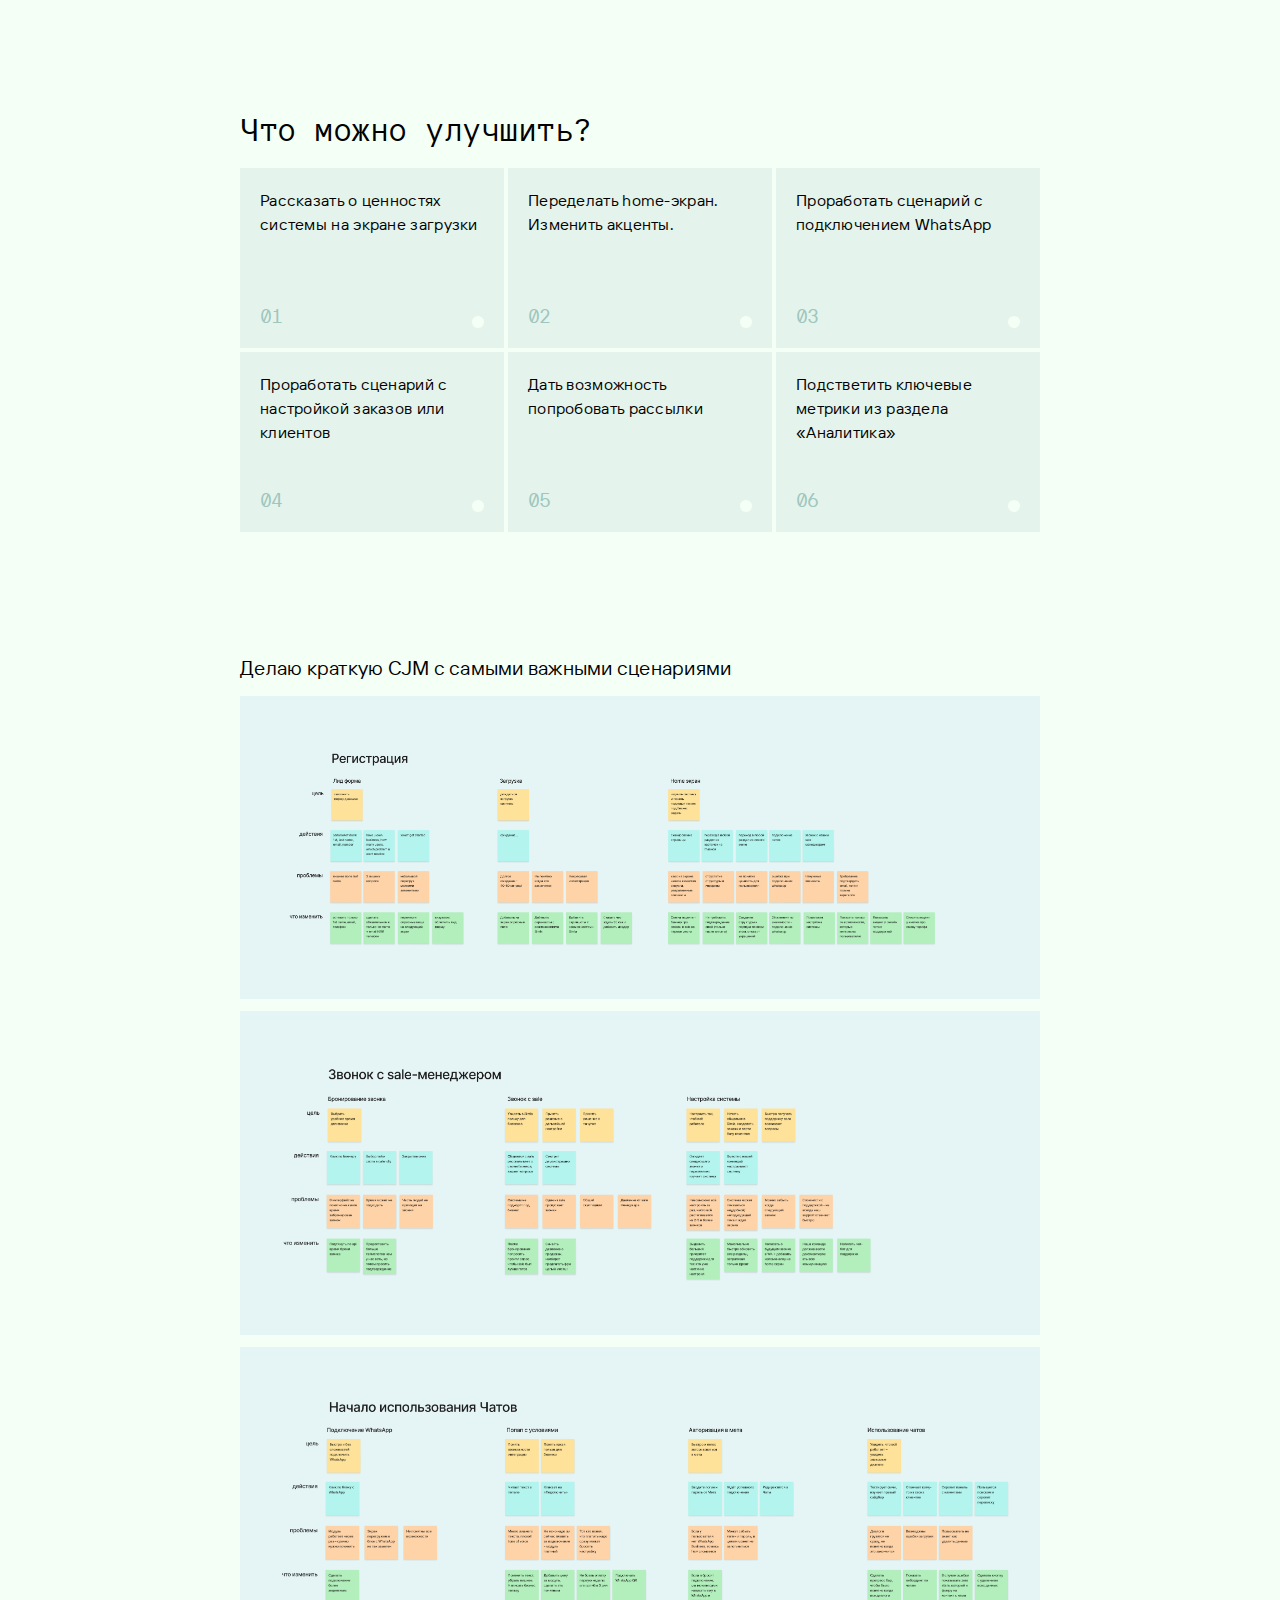
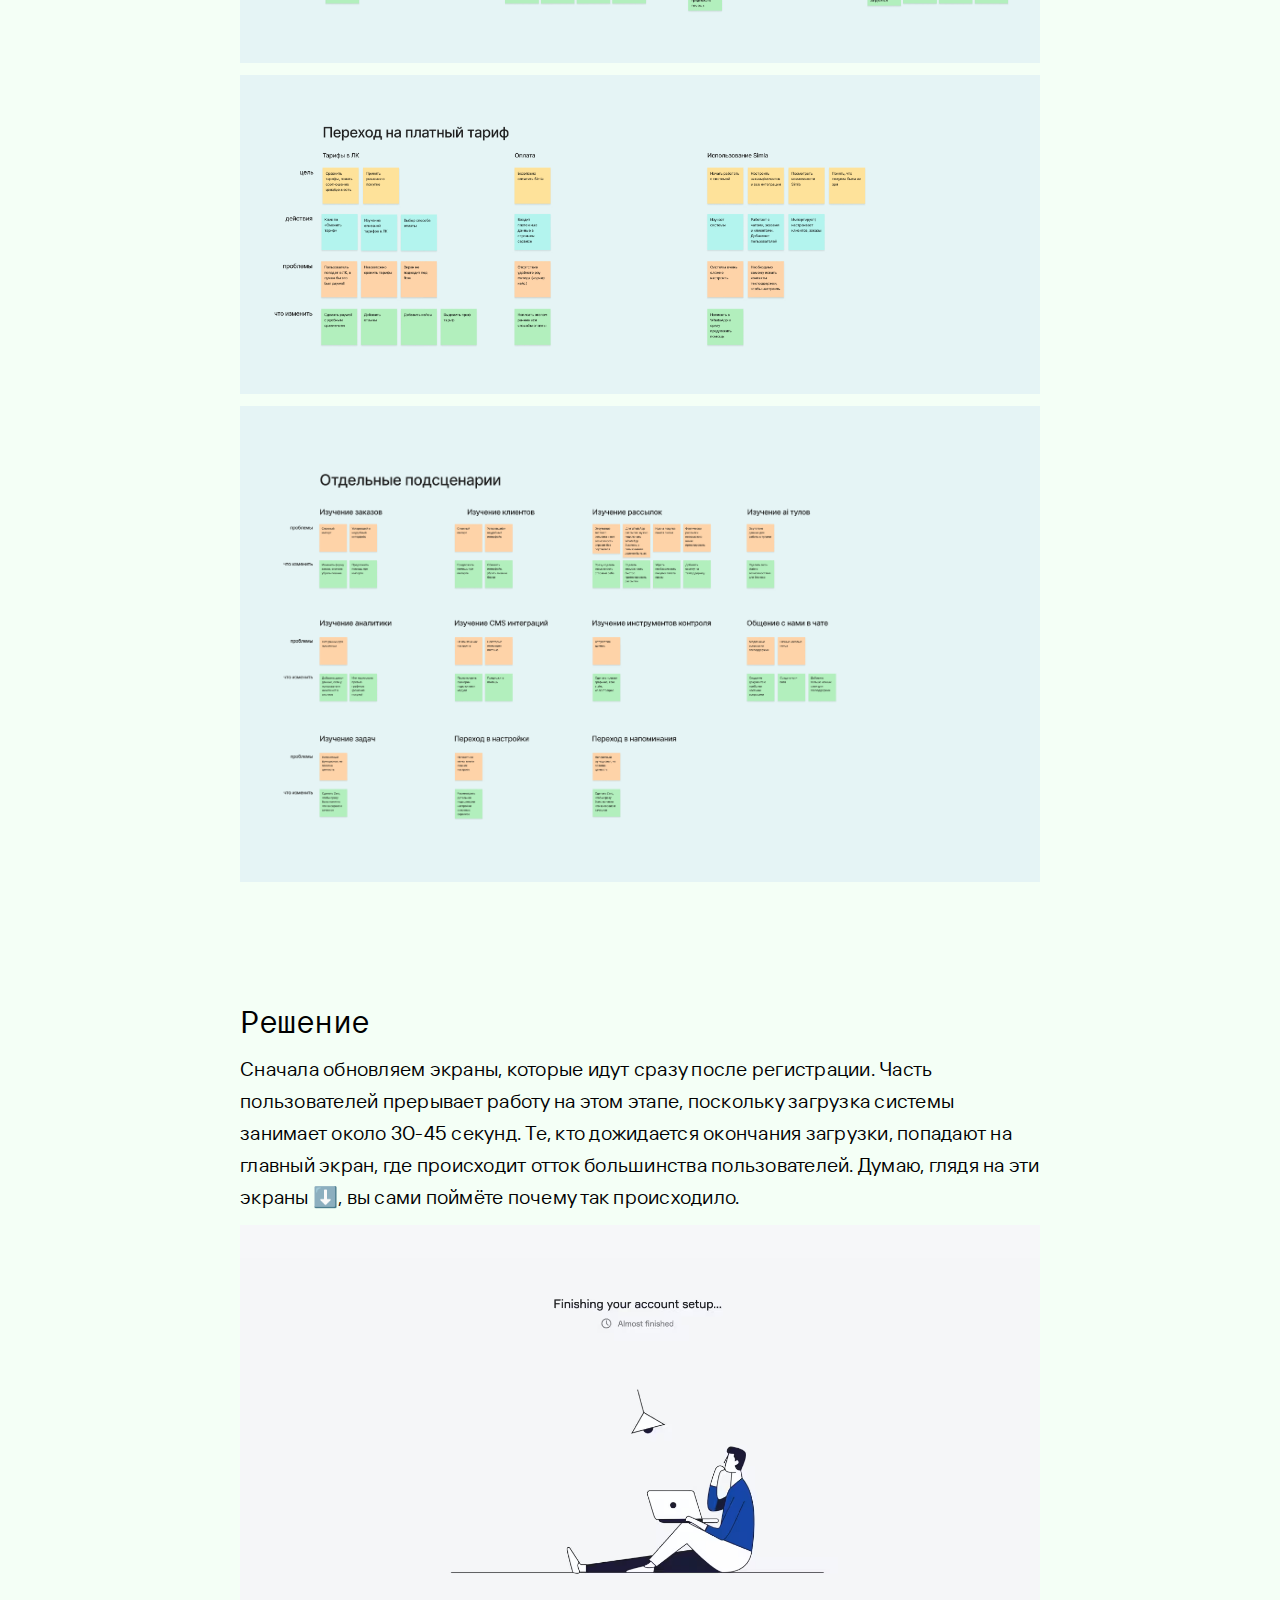
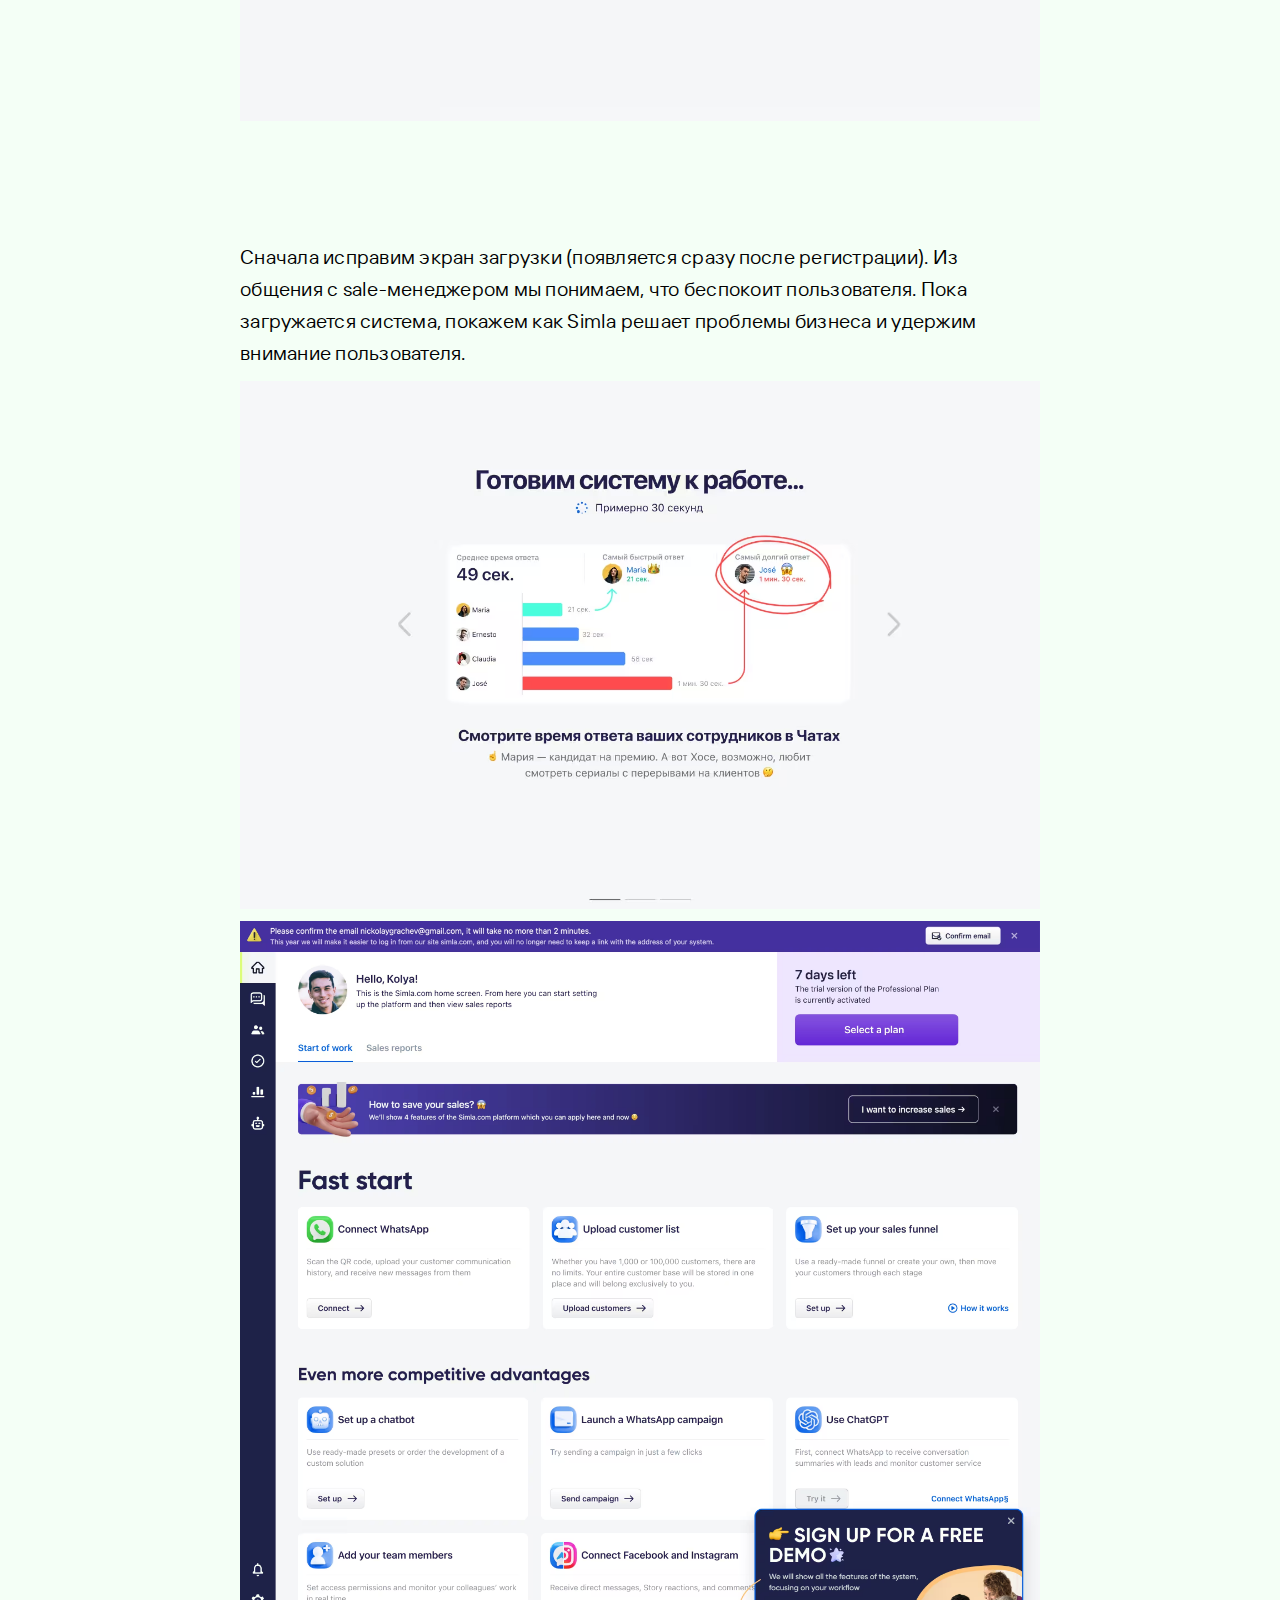
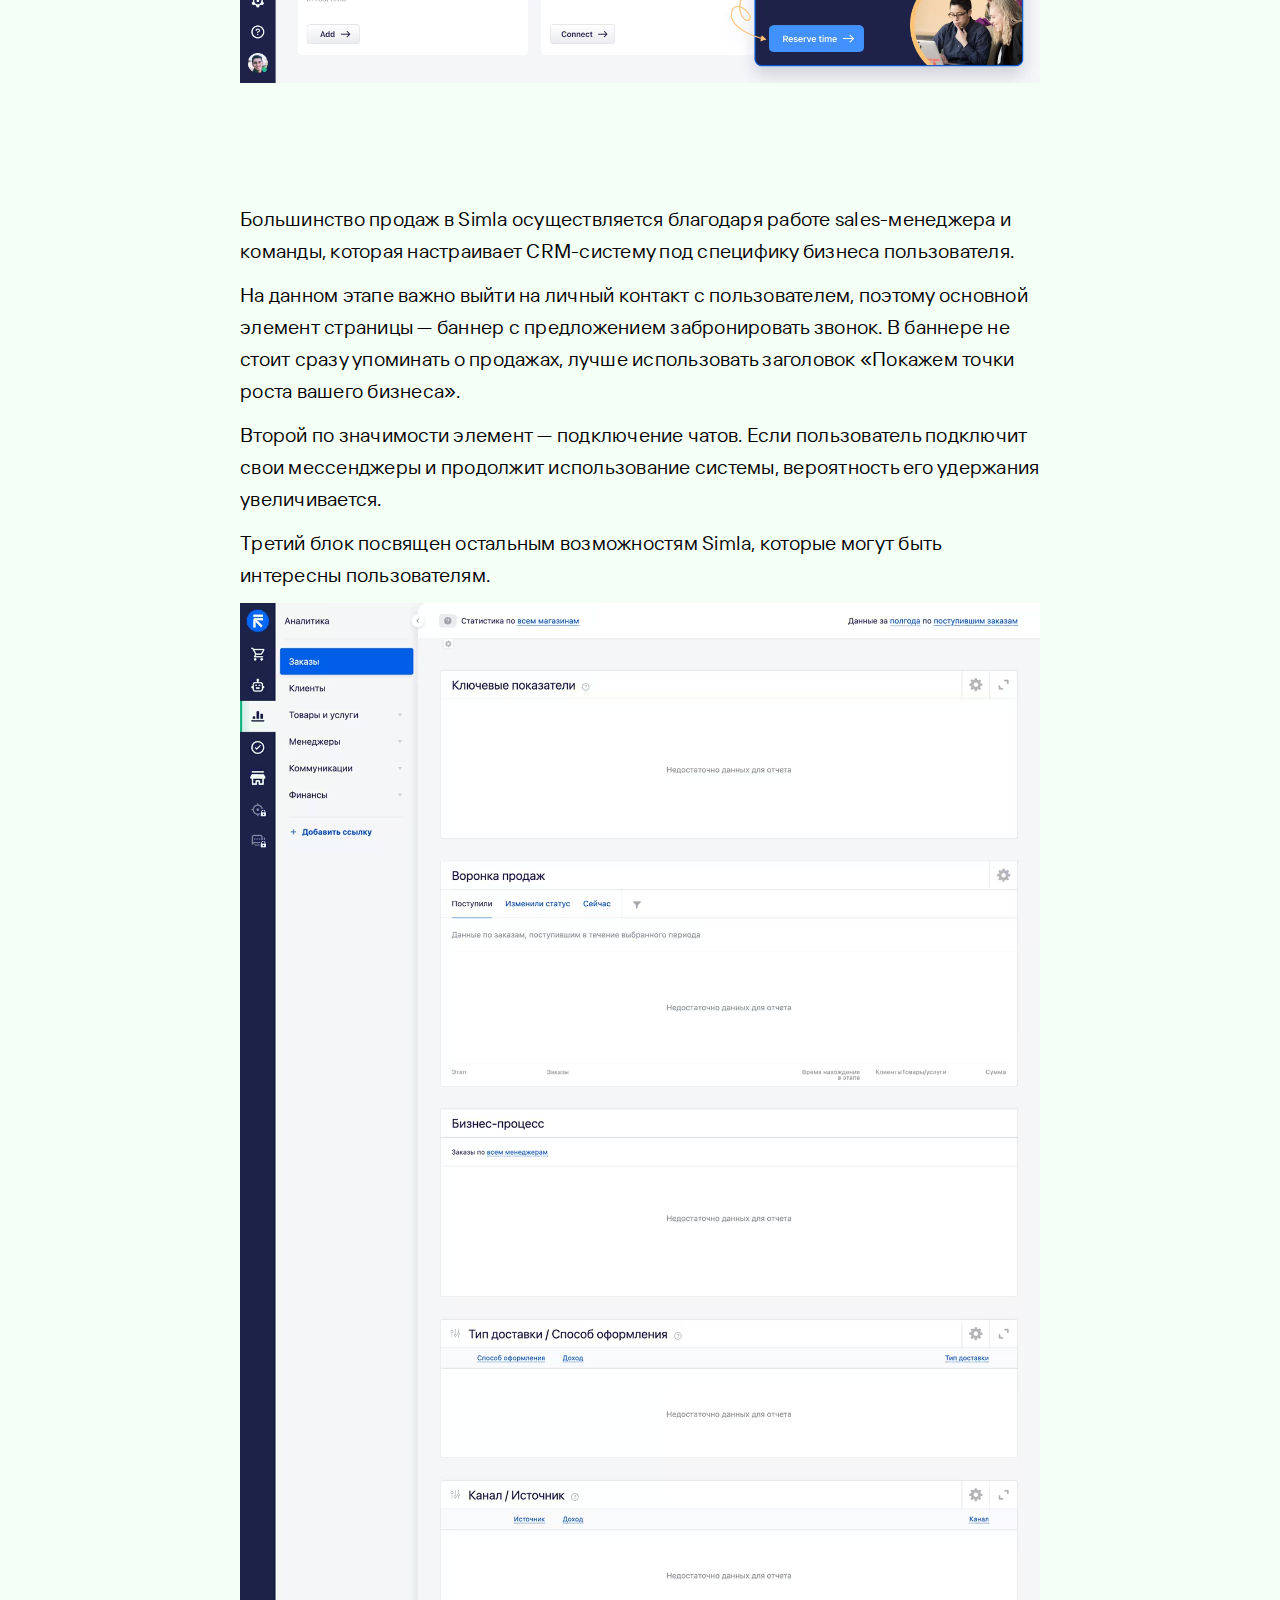
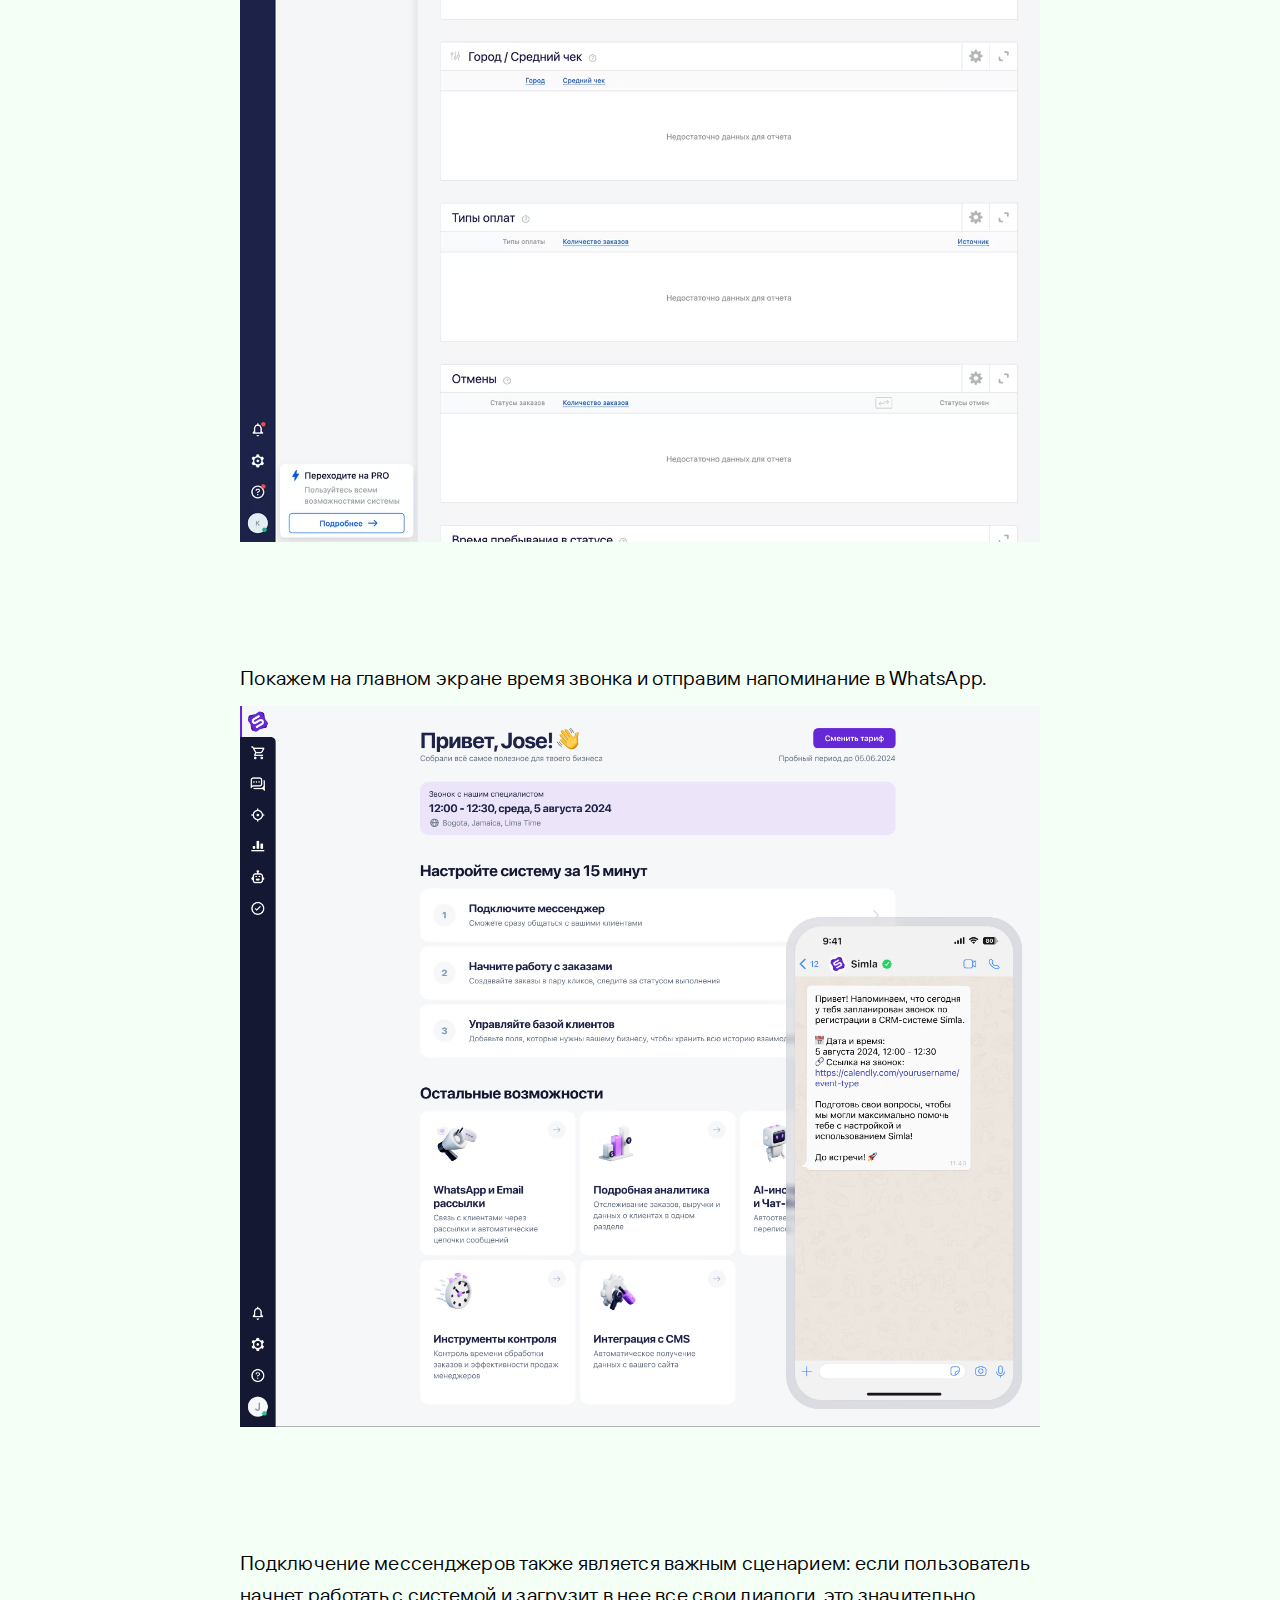
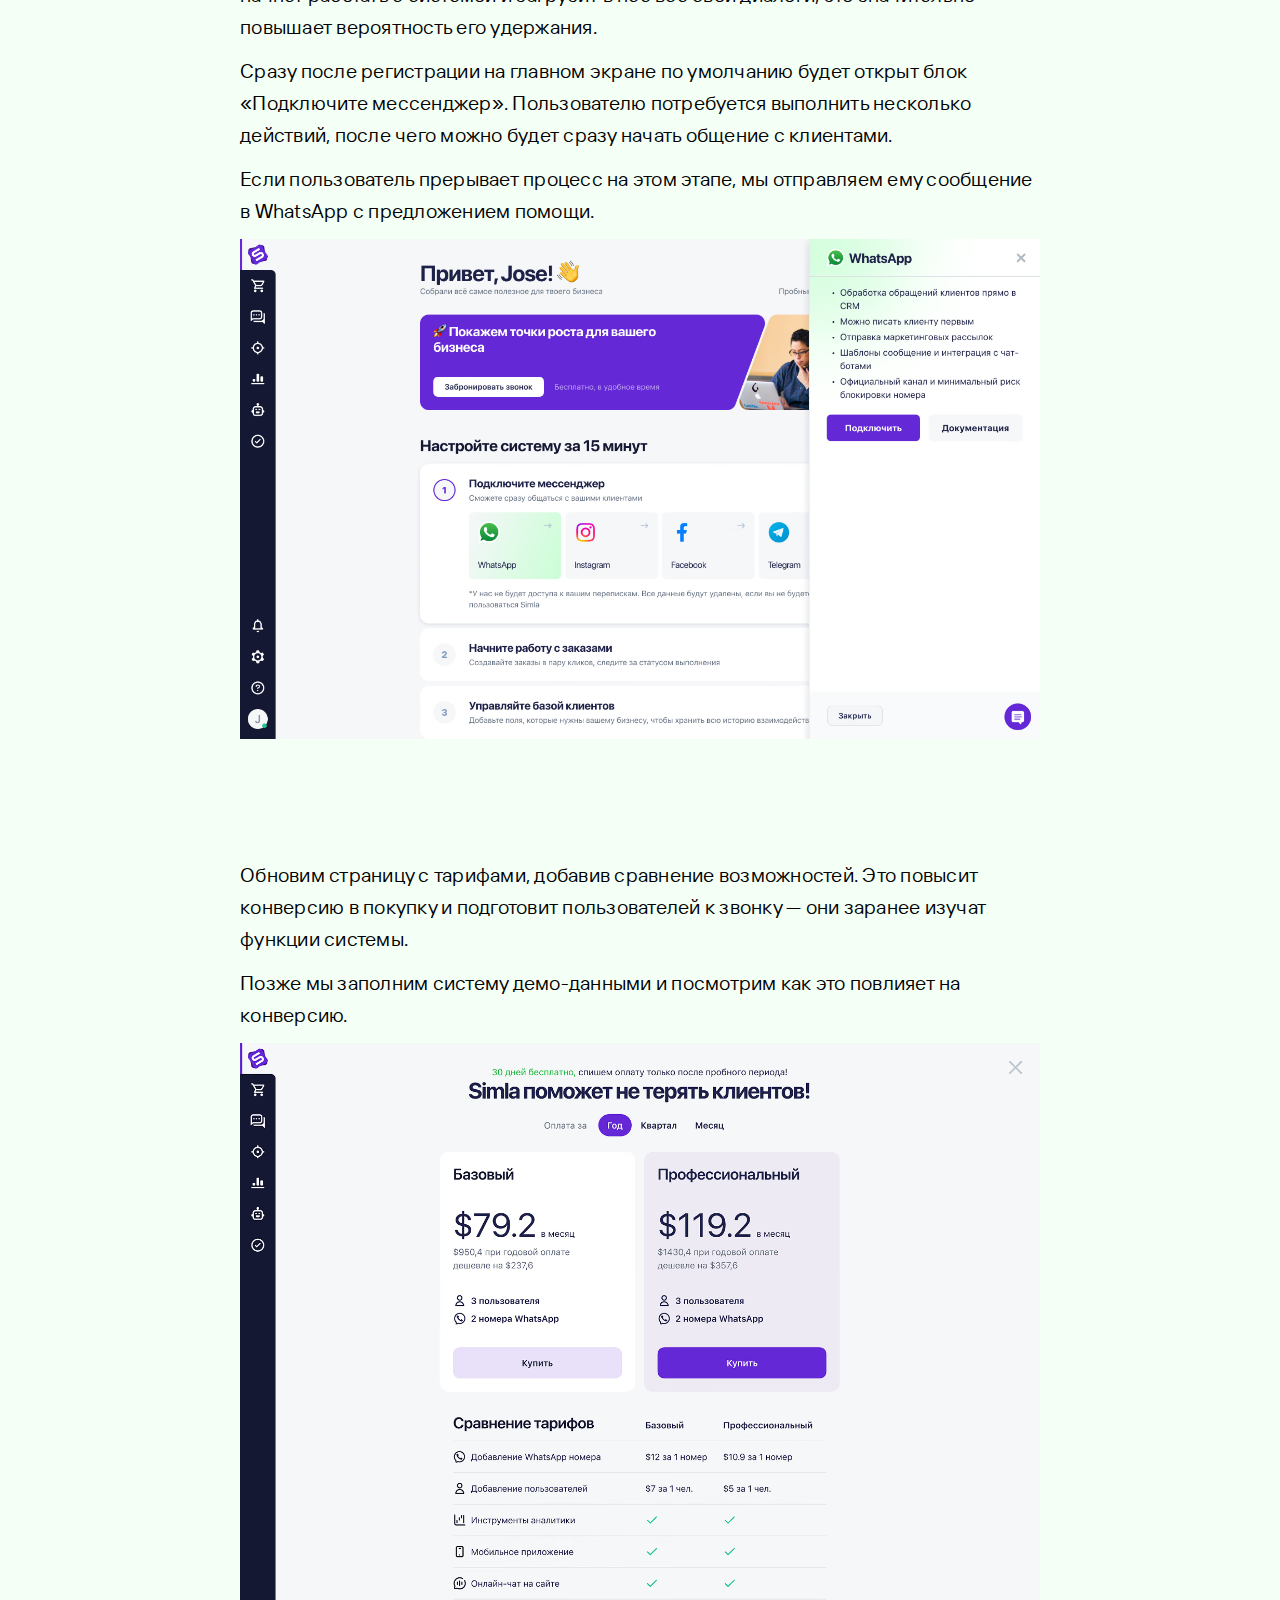
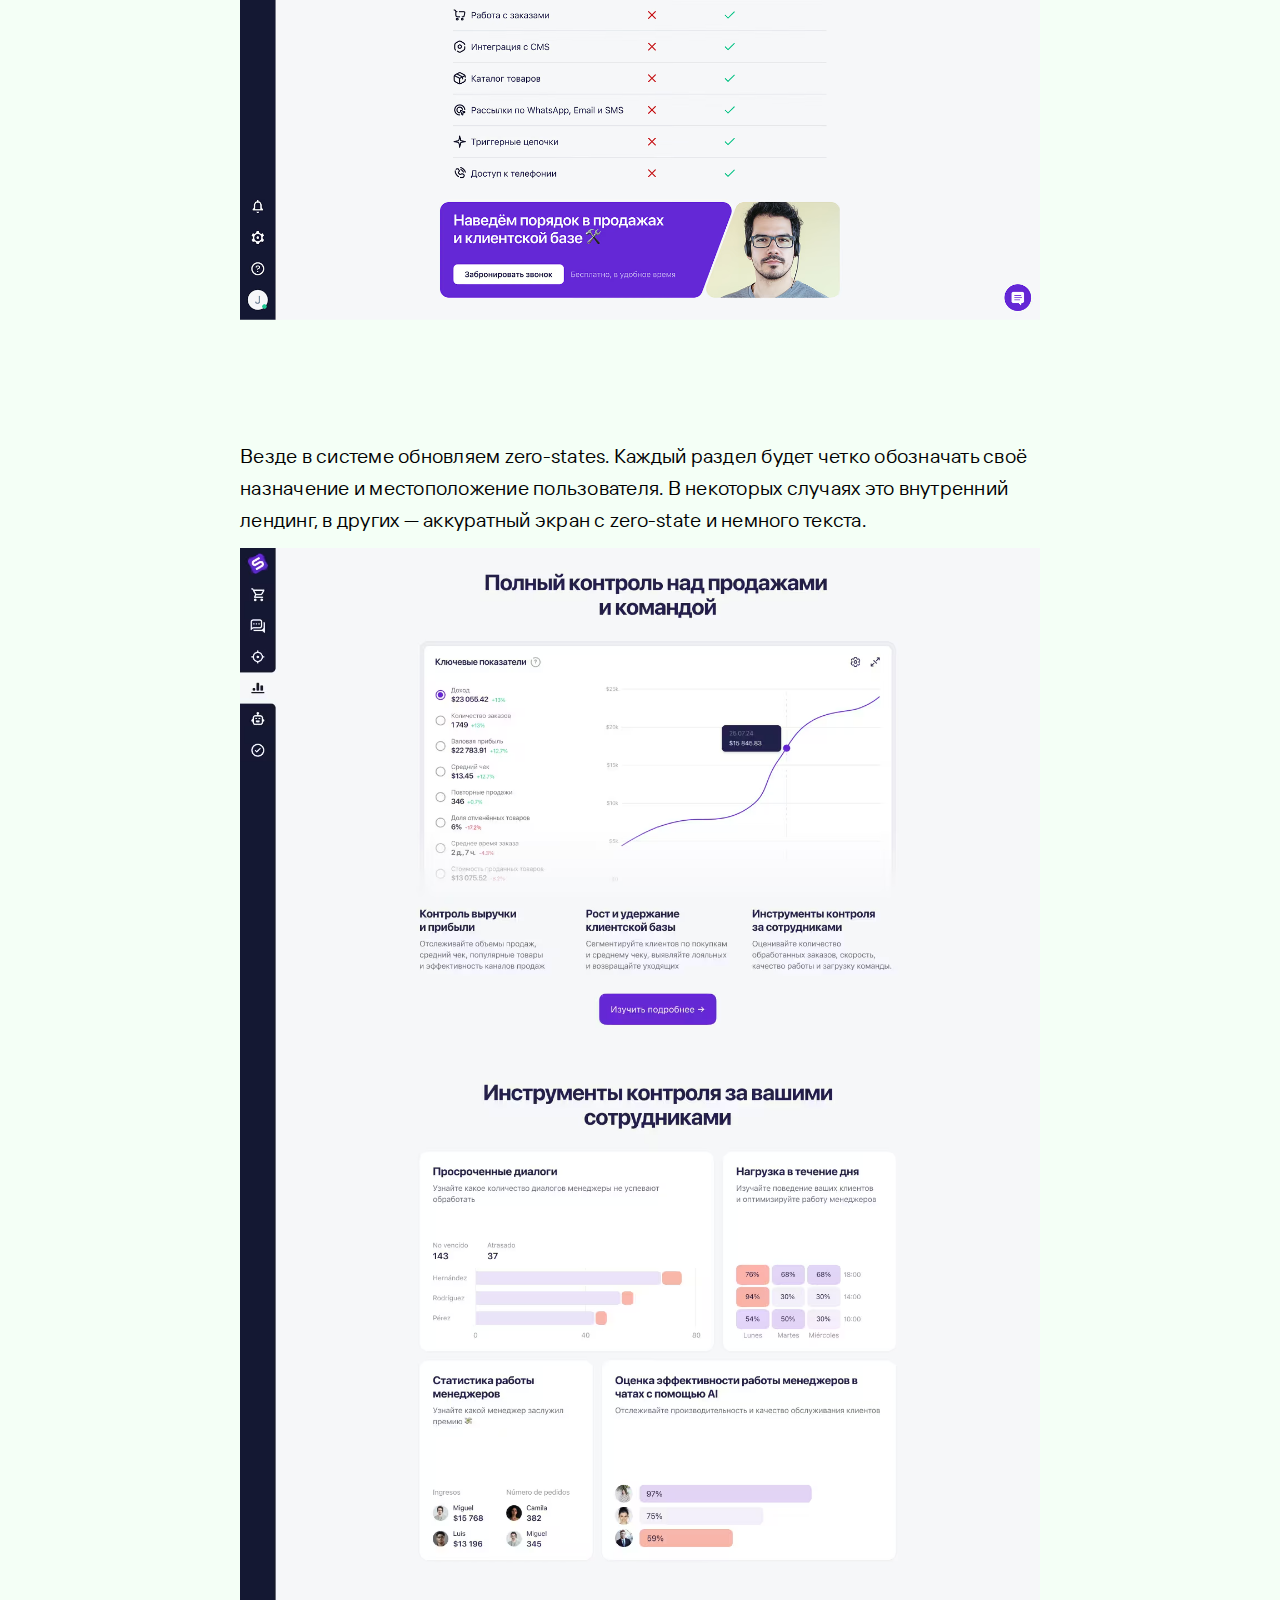
<file: case-2.html>
<!DOCTYPE html>
<html>
  <head>
    <meta charset="utf-8">
    <meta name="viewport" content="width=device-width, initial-scale=1.0">
    <link rel="stylesheet" type="text/css" href="styles_test.css">
    <link rel="icon" type="image/svg+xml" href="./other/logo.svg">
    <script src="https://t.contentsquare.net/uxa/26d087a979984.js"></script>
    <title>Case 2</title>
  </head>
  <body class="body-case">
    <div class="case-navigation">
        <ul class="body-small">
          <li><a href="#1">Контекст и проблема</a></li>
          <li><a href="#2">Цель</a></li>
          <li><a href="#3">Главные метрики</a></li>
          <li><a href="#4">Процесс</a></li>
          <li><a href="#5">Какие проблемы у пользователей?</a></li>
          <li><a href="#6">Проблемы в продукте</a></li>
          <li><a href="#7">Что можно улучшить?</a></li>
          <li><a href="#8">Решение</a></li>
          <li><a href="#9">Результат</a></li>
        </ul>
      </div>
    <div class="case-header">
      <div class="btn btn-large" onclick="window.location.href='./index.html'">
        <img src="icns/arrow-left.svg">
      </div>
      <div class="btn btn-large" onclick="window.open('https://drive.google.com/file/d/1xHJryMdsmioFay20EzBZMsBdah8leiih/view?usp=sharing', '_blank')">
        <img src="icns/cv.svg">
        <p class="body-large text-white">CV</p>
      </div>
      <div class="btn btn-large" onclick="window.open('https://t.me/kolya01101110', '_blank')"> 
        <img src="icns/tg.svg">
        <p class="body-large text-white">TG</p>
      </div>
    </div>
    <div class="case-container">
      <h1>Онбординг CRM: рост конверсии в оплату ×2.3</h1>
      <div class="case-pic">
        <img src="case/case2.1.avif">
      </div>
      <div class="case-block" id="1">
        <h3>Контекст</h3>
        <p class="body-large">Я работал над Simla – это CRM-система для Латинской Америки, с фокусом на all-in-one чаты. Позиционирует себя как единная платформа для управления бизнесом. Помимо чатов, в Simla есть управление заказами, ведение базы клиентов, маркетинговые инструменты, интеграция с CMS, детальная аналитика по ключевым бизнес метрикам.</p>
      </div>
      <div class="case-block">
        <h3>Проблема</h3>
        <p class="body-large">CR из регистраций в платных пользователей составляет всего 0.7%, это сильно ниже бенчмарков для CRM-систем (3-5%). Пользователи регистрируются, но быстро покидают платформу.</p>
      </div>
      <div class="case-block" id="2">
        <h3>Цель</h3>
        <p class="body-large-accent">Увеличить конверсию из регистраций в звонок с sale-менеджером → И далее увеличить процент покупок платного тарифа.</p>
        <p class="body-large">Основной KPI: Рост числа платных пользователей после обновления онбординга. Помимо дизайна, на это влияет работа маркетинга и sale-менеджера. Пока не будем прогнозировать конкретный рост конверсии: продукт выходит на новый рынок, нет исторических данных и мы плохо понимаем поведение пользователей. В перспективе мы будем снижать зависимость продаж от sale-менеджера.</p>
      </div>
      <div class="case-block" id="3">
        <h3>Главные метрики</h3>
        <ul class="body-large">
          <li>CR из лидов в звонки с sales-менеджерами</li>
          <li>CR из лидов в самостоятельные покупки (без менеджера)</li>
        </ul>
      </div>
      <div class="case-block" id="4">
        <h3>Процесс</h3>
        <ol class="body-large">
          <li>Обсуждение с командой – какие проблемы у пользователей, что можно с этим сделать</li>
          <li>Сбор данных – я пообщался с sale-менеджером, посмотрел записи прошлых интервью и обращения в техподдержку, сам прошел путь пользователя, посмотрел записи экранов</li>
          <li>Формирование видения – изучил все данные, пообщался с командой, сделал краткую CJM</li>
          <li>Работа над дизайном – собрал макеты, сконцентировался на самых важных сценариях</li>
          <li>Ретроспектива – с командой провели рефлекисию и определили следующие шаги.</li>
        </ol>
      </div>
      <div class="case-block" id="5">
        <h3>Какие проблемы у пользователей?</h3>
        <div class="case-block-cards">
          <div class="case-card case-card-color-one">
            <p class="body-regular card-text">Задержки с поставками, частые изменения в логистике</p>
            <p class="card-special-text card-special-text-color-one">01</p>
            <img src="other/light-dot.svg">
          </div>
          <div class="case-card case-card-color-one">
            <p class="body-regular card-text">Данные о клиентах хранятся в разных местах, что усложняет их поиск</p>
            <p class="card-special-text card-special-text-color-one">02</p>
            <img src="other/light-dot.svg">
          </div>
          <div class="case-card case-card-color-one">
            <p class="body-regular card-text">Высокая конкуренция и необходимость подключать маркетинг</p>
            <p class="card-special-text card-special-text-color-one">03</p>
            <img src="other/light-dot.svg">
          </div>
          <div class="case-card case-card-color-one">
            <p class="body-regular card-text">Низкая лояльность покупателей → на маркеплейсах дешевле</p>
            <p class="card-special-text card-special-text-color-one">04</p>
            <img src="other/light-dot.svg">
          </div>
          <div class="case-card case-card-color-one">
            <p class="body-regular card-text">Низкая эффективность сотрудников</p>
            <p class="card-special-text card-special-text-color-one">05</p>
            <img src="other/light-dot.svg">
          </div>
          <div class="case-card case-card-color-one">
            <p class="body-regular card-text">Проблемы при интеграции с CMS</p>
            <p class="card-special-text card-special-text-color-one">06</p>
            <img src="other/light-dot.svg">
          </div>
          <div class="case-card case-card-color-one">
            <p class="body-regular card-text">Отсутствие персонализации в коммуникациях</p>
            <p class="card-special-text card-special-text-color-one">07</p>
            <img src="other/light-dot.svg">
          </div>
          <div class="case-card case-card-color-one">
            <p class="body-regular card-text">Высокие затраты на привлечение клиентов</p>
            <p class="card-special-text card-special-text-color-one">08</p>
            <img src="other/light-dot.svg">
          </div>
          <div class="case-card case-card-color-one">
            <p class="body-regular card-text">Нехватка аналитики по некоторым бизнес-метрикам</p>
            <p class="card-special-text card-special-text-color-one">09</p>
            <img src="other/light-dot.svg">
          </div>
        </div>
      </div>
      <div class="case-block" id="6">
        <h3>Проблемы в продукте</h3>
        <div class="case-block-cards">
          <div class="case-card case-card-color-three">
            <p class="body-regular card-text">Пользователи уходят через несколько минут изучения системы</p>
            <p class="card-special-text card-special-text-color-three">01</p>
            <img src="other/light-dot.svg">
          </div>
          <div class="case-card case-card-color-three">
            <p class="body-regular card-text">Загрузка системы идёт в среднем 45 секунд!</p>
            <p class="card-special-text card-special-text-color-three">02</p>
            <img src="other/light-dot.svg">
          </div>
          <div class="case-card case-card-color-three">
            <p class="body-regular card-text">Не получается подключить WhatsApp и использовать чаты</p>
            <p class="card-special-text card-special-text-color-three">03</p>
            <img src="other/light-dot.svg">
          </div>
          <div class="case-card case-card-color-three">
            <p class="body-regular card-text">Беспорядок на home экране, не считывается ценность системы</p>
            <p class="card-special-text card-special-text-color-three">04</p>
            <img src="other/light-dot.svg">
          </div>
          <div class="case-card case-card-color-three">
            <p class="body-regular card-text">Сильная зависимость от sale-менеджера</p>
            <p class="card-special-text card-special-text-color-three">05</p>
            <img src="other/light-dot.svg">
          </div>
          <div class="case-card case-card-color-three">
            <p class="body-regular card-text">Проблемы с импортом данных при настройке заказов</p>
            <p class="card-special-text card-special-text-color-three">06</p>
            <img src="other/light-dot.svg">
          </div>
          <div class="case-card case-card-color-three">
            <p class="body-regular card-text">Не замечают инструменты контроля за сотрудниками</p>
            <p class="card-special-text card-special-text-color-three">07</p>
            <img src="other/light-dot.svg">
          </div>
          <div class="case-card case-card-color-three">
            <p class="body-regular card-text">Невозможно бесплатно и быстро изучить маркетинговые инструменты</p>
            <p class="card-special-text card-special-text-color-three">08</p>
            <img src="other/light-dot.svg">
          </div>
          <div class="case-card case-card-color-three">
            <p class="body-regular card-text">Экстремально низкий CR из лидов в покупки - 0.7%</p>
            <p class="card-special-text card-special-text-color-three">09</p>
            <img src="other/light-dot.svg">
          </div>
          <div class="case-card case-card-color-three">
            <p class="body-regular card-text">Общее впечатление - система некачественная</p>
            <p class="card-special-text card-special-text-color-three">10</p>
            <img src="other/light-dot.svg">
          </div>
          <div class="case-card case-card-color-three">
            <p class="body-regular card-text">Не понятна разница между тарифами</p>
            <p class="card-special-text card-special-text-color-three">11</p>
            <img src="other/light-dot.svg">
          </div>
        </div>
      </div>
      <div class="case-block" id="7">
        <h3>Что можно улучшить?</h3>
        <div class="case-block-cards">
          <div class="case-card case-card-color-two">
            <p class="body-regular card-text">Рассказать о ценностях системы на экране загрузки</p>
            <p class="card-special-text card-special-text-color-two">01</p>
            <img src="other/light-dot.svg">
          </div>
          <div class="case-card case-card-color-two">
            <p class="body-regular card-text">Переделать home-экран. Изменить акценты. </p>
            <p class="card-special-text card-special-text-color-two">02</p>
            <img src="other/light-dot.svg">
          </div>
          <div class="case-card case-card-color-two">
            <p class="body-regular card-text">Проработать сценарий с подключением WhatsApp</p>
            <p class="card-special-text card-special-text-color-two">03</p>
            <img src="other/light-dot.svg">
          </div>
          <div class="case-card case-card-color-two">
            <p class="body-regular card-text">Проработать сценарий с настройкой заказов или клиентов</p>
            <p class="card-special-text card-special-text-color-two">04</p>
            <img src="other/light-dot.svg">
          </div>
          <div class="case-card case-card-color-two">
            <p class="body-regular card-text">Дать возможность попробовать рассылки</p>
            <p class="card-special-text card-special-text-color-two">05</p>
            <img src="other/light-dot.svg">
          </div>
          <div class="case-card case-card-color-two">
            <p class="body-regular card-text">Подстветить ключевые метрики из раздела «Аналитика»</p>
            <p class="card-special-text card-special-text-color-two">06</p>
            <img src="other/light-dot.svg">
          </div>
        </div>
      </div>
      <div class="case-block">
        <p class="body-large">Делаю краткую CJM с самыми важными сценариями</p>
        <div class="case-pic pic-high-q-1">
          <img src="case/case2.2.1.avif">
        </div>
        <div class="case-pic pic-high-q-2">
          <img src="case/case2.2.2.avif">
        </div>
        <div class="case-pic pic-high-q-3">
          <img src="case/case2.2.3.avif">
        </div>
        <div class="case-pic pic-high-q-4">
          <img src="case/case2.2.4.avif">
        </div>
        <div class="case-pic pic-high-q-5">
          <img src="case/case2.2.5.avif">
        </div>
      </div>
      <div class="case-block" id="8">
        <h3>Решение</h3>
        <p class="body-large">Сначала обновляем экраны, которые идут сразу после регистрации. Часть пользователей прерывает работу на этом этапе, поскольку загрузка системы занимает около 30-45 секунд. Те, кто дожидается окончания загрузки, попадают на главный экран, где происходит отток большинства пользователей. Думаю, глядя на эти экраны ⬇️, вы сами поймёте почему так происходило.</p>
        <div class="case-pic">
          <img src="case/case2.3.avif">
        </div>
      </div>
      <div class="case-block">
        <p class="body-large">Сначала исправим экран загрузки (появляется сразу после регистрации). Из общения с sale-менеджером мы понимаем, что беспокоит пользователя. Пока загружается система, покажем как Simla решает проблемы бизнеса и удержим внимание пользователя.</p>
        <div class="case-pic">
          <img src="case/case2.4.avif">
        </div>
        <div class="case-pic">
          <img src="case/case2.5.avif">
        </div>
      </div>
      <div class="case-block">
        <p class="body-large">Большинство продаж в Simla осуществляется благодаря работе sales-менеджера и команды, которая настраивает CRM-систему под специфику бизнеса пользователя.</p>
        <p class="body-large">На данном этапе важно выйти на личный контакт с пользователем, поэтому основной элемент страницы — баннер с предложением забронировать звонок. В баннере не стоит сразу упоминать о продажах, лучше использовать заголовок «Покажем точки роста вашего бизнеса».</p>
        <p class="body-large">Второй по значимости элемент — подключение чатов. Если пользователь подключит свои мессенджеры и продолжит использование системы, вероятность его удержания увеличивается.</p>
        <p class="body-large">Третий блок посвящен остальным возможностям Simla, которые могут быть интересны пользователям.</p>
        <div class="case-pic">
          <img src="case/case2.6.avif">
        </div>
      </div>
      <div class="case-block">
        <p class="body-large">Покажем на главном экране время звонка и отправим напоминание в WhatsApp.</p>
        <div class="case-pic">
          <img src="case/case2.7.avif">
        </div>
      </div>
      <div class="case-block">
        <p class="body-large">Подключение мессенджеров также является важным сценарием: если пользователь начнет работать с системой и загрузит в нее все свои диалоги, это значительно повышает вероятность его удержания.</p>
        <p class="body-large">Сразу после регистрации на главном экране по умолчанию будет открыт блок «Подключите мессенджер». Пользователю потребуется выполнить несколько действий, после чего можно будет сразу начать общение с клиентами.</p>
        <p class="body-large">Если пользователь прерывает процесс на этом этапе, мы отправляем ему сообщение в WhatsApp с предложением помощи.</p>
        <div class="case-pic">
          <img src="case/case2.8.avif">
        </div>
      </div>
      <div class="case-block">
        <p class="body-large">Обновим страницу с тарифами, добавив сравнение возможностей. Это повысит конверсию в покупку и подготовит пользователей к звонку — они заранее изучат функции системы.</p>
        <p class="body-large">Позже мы заполним систему демо-данными и посмотрим как это повлияет на конверсию.</p>
        <div class="case-pic">
          <img src="case/case2.9.avif">
        </div>
      </div>
      <div class="case-block">
        <p class="body-large">Везде в системе обновляем zero-states. Каждый раздел будет четко обозначать своё назначение и местоположение пользователя. В некоторых случаях это внутренний лендинг, в других — аккуратный экран с zero-state и немного текста.</p>
        <div class="case-pic">
          <img src="case/case2.10.avif">
        </div>
      </div><div class="case-block">
        <p class="body-large">И последнее: в сайдбар добавим небольшой баннер с предложением сделать апгрейд</p>
        <div class="case-pic">
          <img src="case/case2.11.avif">
        </div>
      </div>
      <div class="case-block" id="9">
        <h3>Результат</h3>
        <p class="body-large">В 1.5 раза выросла конверсия из лидов в оплату — с 0.7% до 1.2%. Это всё ещё ниже бенчмарков, но это устойчивый показатель.</p>
        <p class="body-large">Бронирование звонков с sales-менеджерами  увеличилось в 2.7 раз! Есть повод повлиять на работу sale-менеджеров, потому что тут есть потенциал роста.</p>
        <p class="body-large">Сессионные записи показали, что пользователи дольше изучают систему (работа в чатах, просмотр инструментов аналитики), а не уходят сразу после регистрации.</p>
      </div>
    </div>  
    <div class="case-footer">
      <div class="btn btn-large btn-footer-1" onclick="window.location.href='./index.html'">
        <img src="icns/arrow-left.svg">
      </div>
      <div class="btn btn-large btn-footer-2" onclick="window.open('https://drive.google.com/file/d/1xHJryMdsmioFay20EzBZMsBdah8leiih/view?usp=sharing', '_blank')">
        <img src="icns/cv.svg">
        <p class="body-large text-white">CV</p>
      </div>
      <div class="btn btn-large btn-footer-3" onclick="window.open('https://t.me/kolya01101110', '_blank')">
        <img src="icns/tg.svg">
        <p class="body-large text-white">TG</p>
      </div>
      <div class="btn btn-large btn-footer-4" onclick="window.location.href='./case-3.html'">
        <p class="body-large text-white">Следующий кейс</p>
        <img src="icns/arrow-right.svg">
      </div>
    </div>
    <script>
      const element = document.querySelector('.case-navigation');
      const triggerPoint = 400; // Когда проскроллили 200px

      window.addEventListener('scroll', () => {
        if (window.scrollY > triggerPoint) {
            element.classList.add('active');
        } else {
            element.classList.remove('active');
        }
    });

    // Scroll spy functionality
    const sections = document.querySelectorAll('.case-block[id]');
    const navLinks = document.querySelectorAll('.case-navigation a');

    const observerOptions = {
      root: null,
      rootMargin: '-20% 0px -60% 0px',
      threshold: [0, 0.25, 0.5, 0.75, 1]
    };

    let activeSection = null;

    const observer = new IntersectionObserver((entries) => {
      let maxRatio = 0;
      let mostVisibleSection = null;

      entries.forEach(entry => {
        if (entry.isIntersecting && entry.intersectionRatio > maxRatio) {
          maxRatio = entry.intersectionRatio;
          mostVisibleSection = entry.target;
        }
      });

      if (mostVisibleSection && mostVisibleSection !== activeSection) {
        activeSection = mostVisibleSection;
        const id = mostVisibleSection.getAttribute('id');
        
        navLinks.forEach(link => {
          link.classList.remove('active');
          if (link.getAttribute('href') === `#${id}`) {
            link.classList.add('active');
          }
        });
      }
    }, observerOptions);

    sections.forEach(section => {
      observer.observe(section);
    });
    </script>
  </body>
</html>
</file>
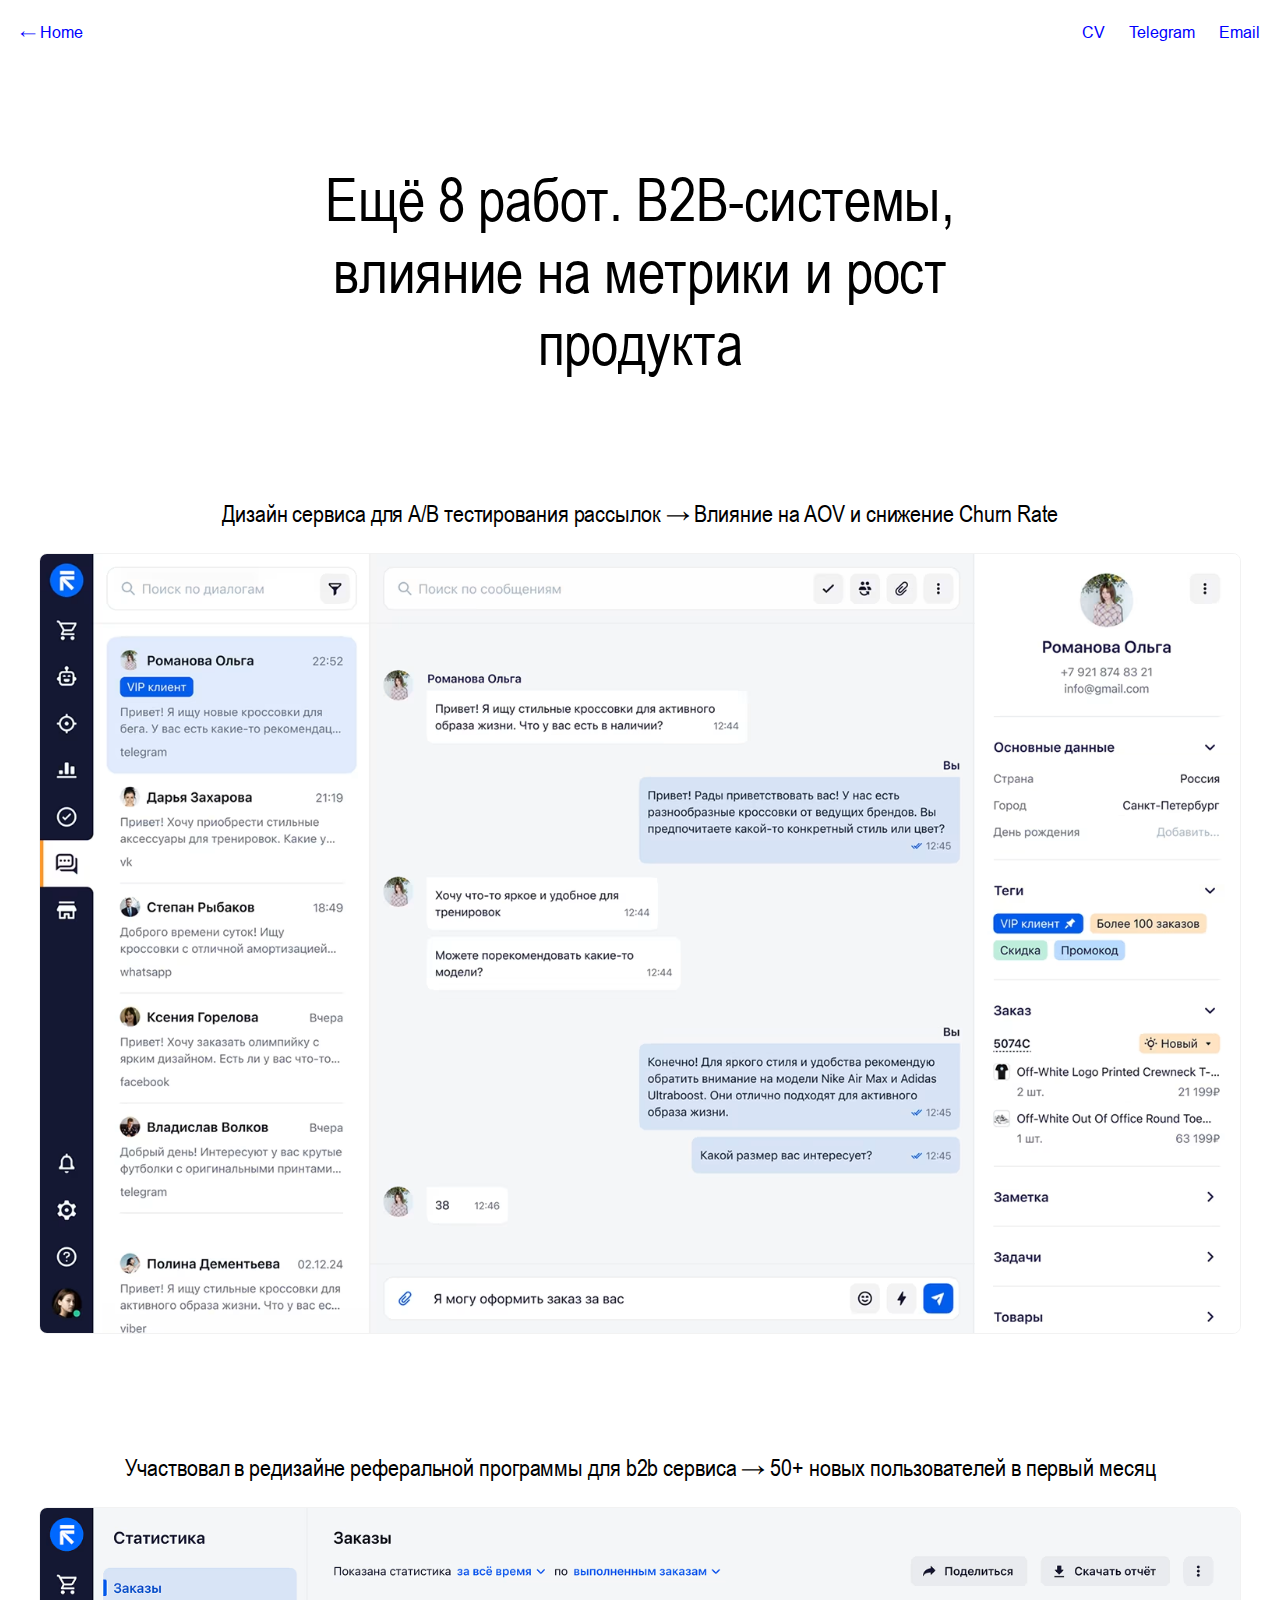
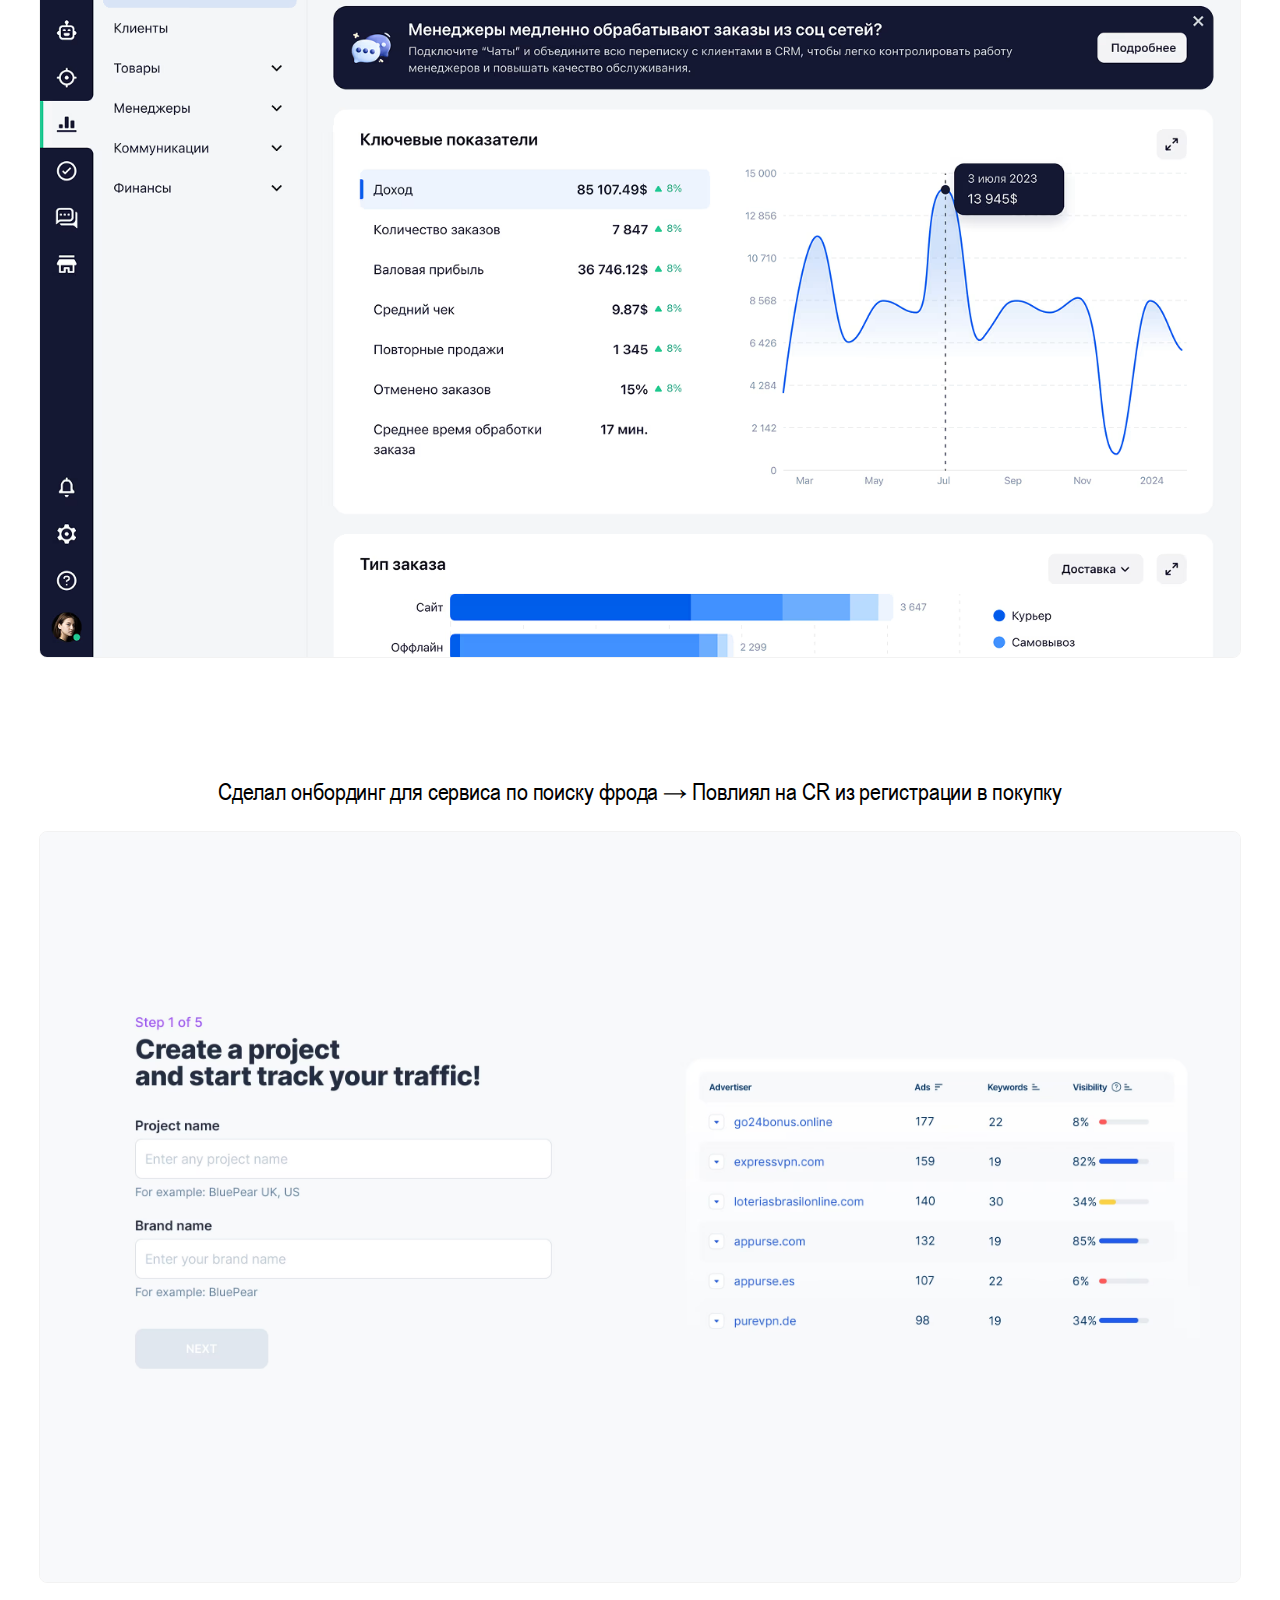
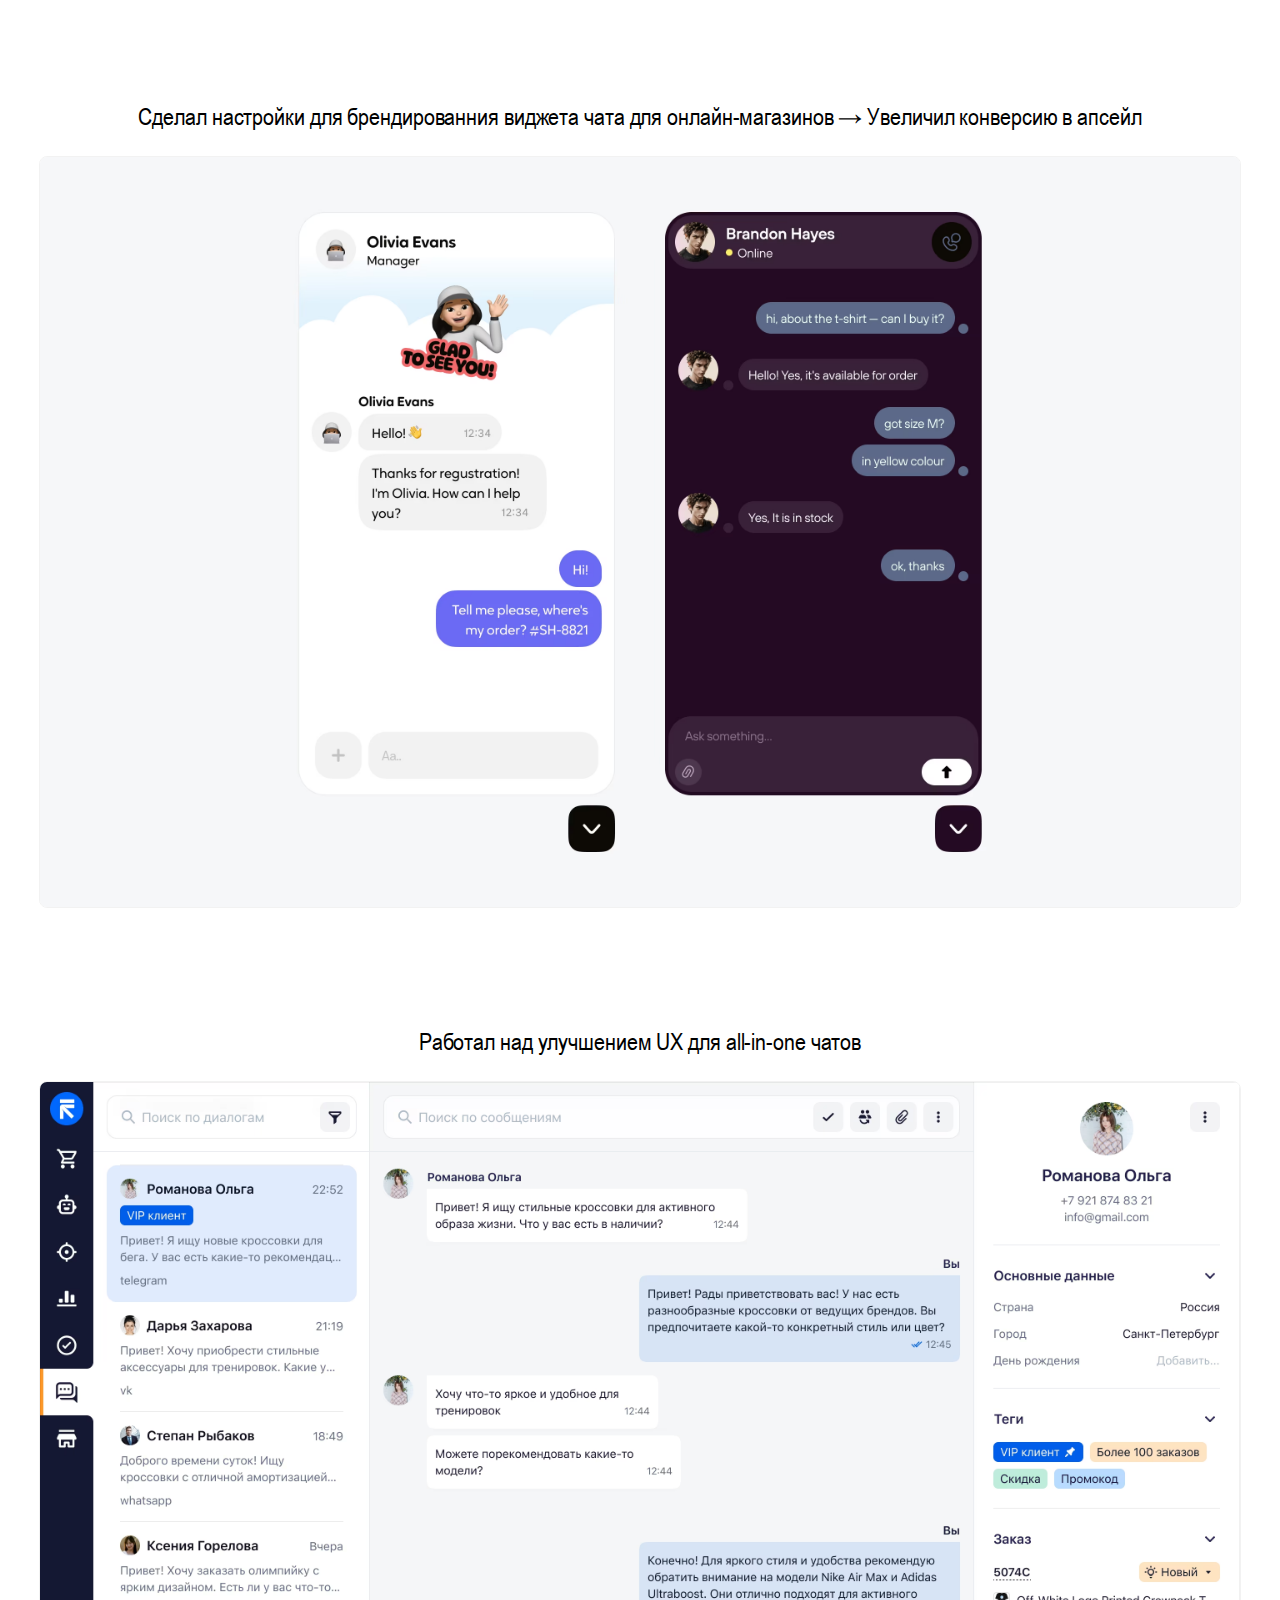
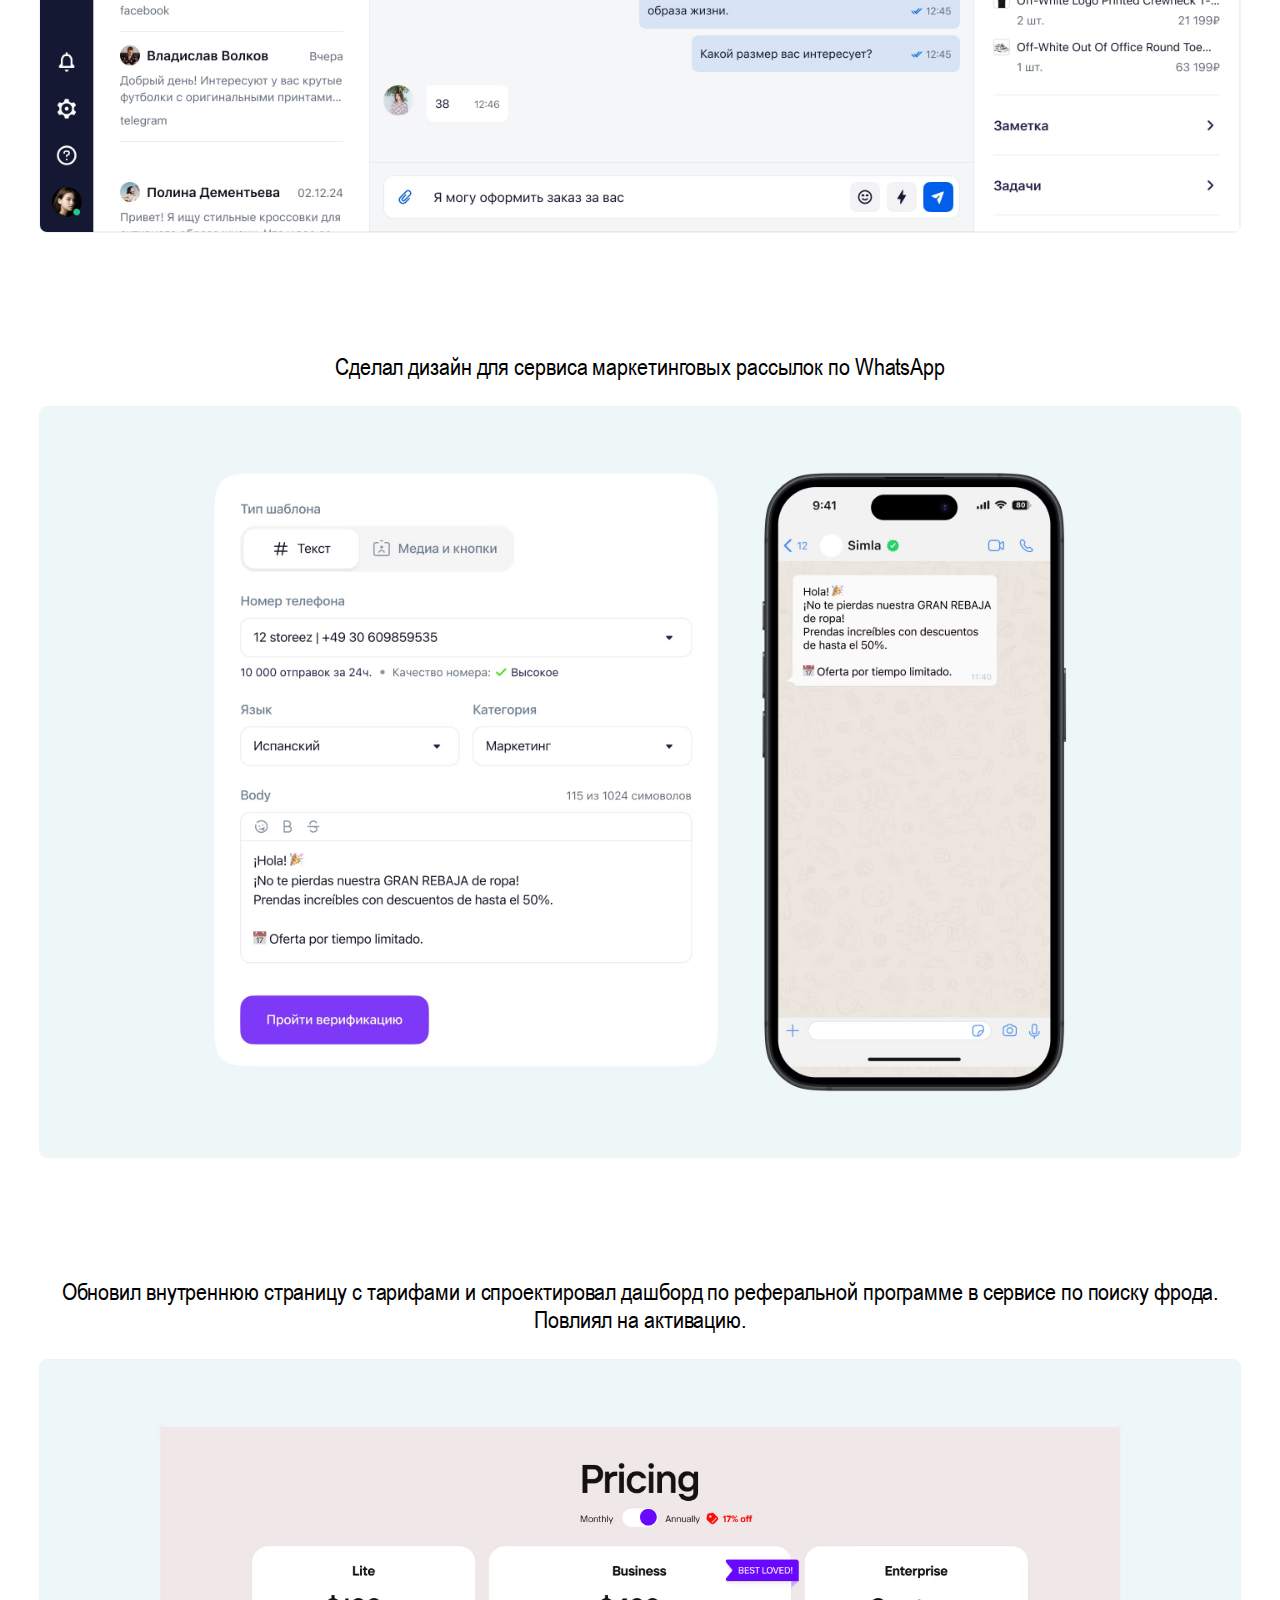
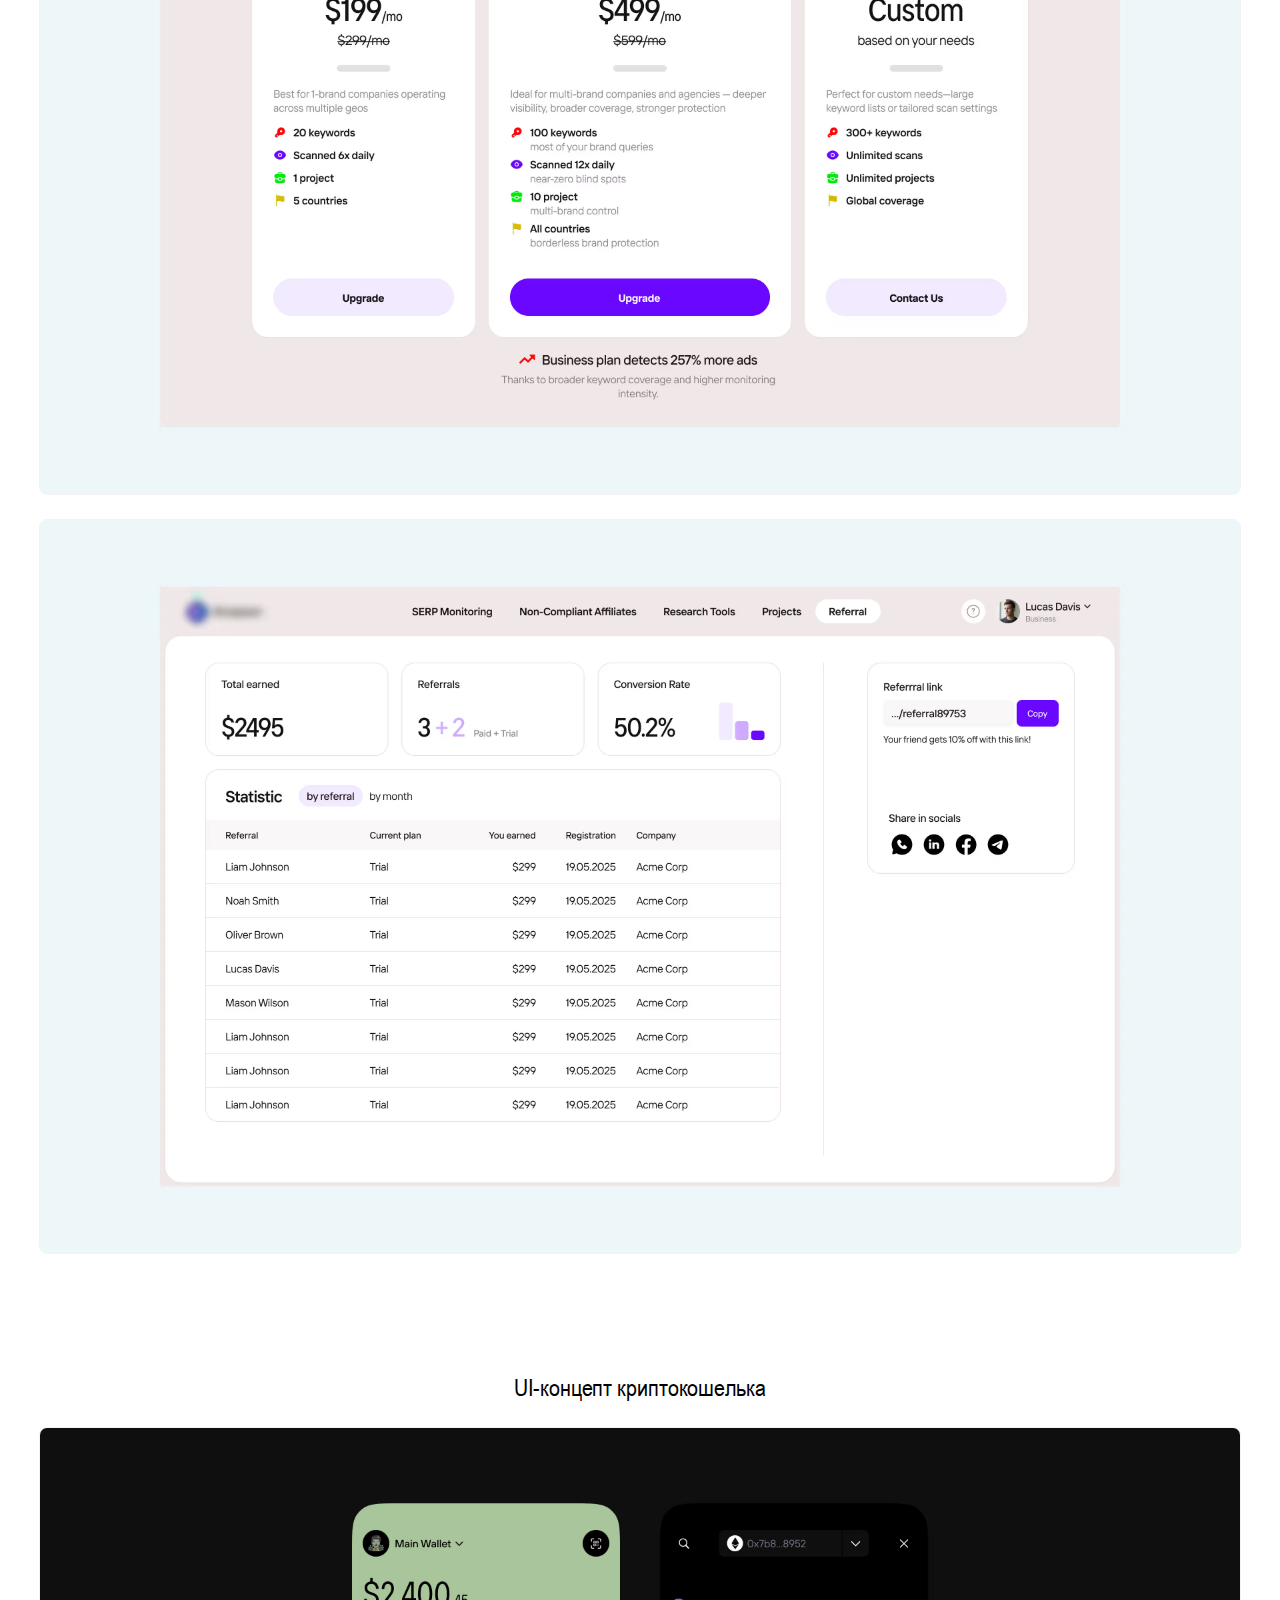
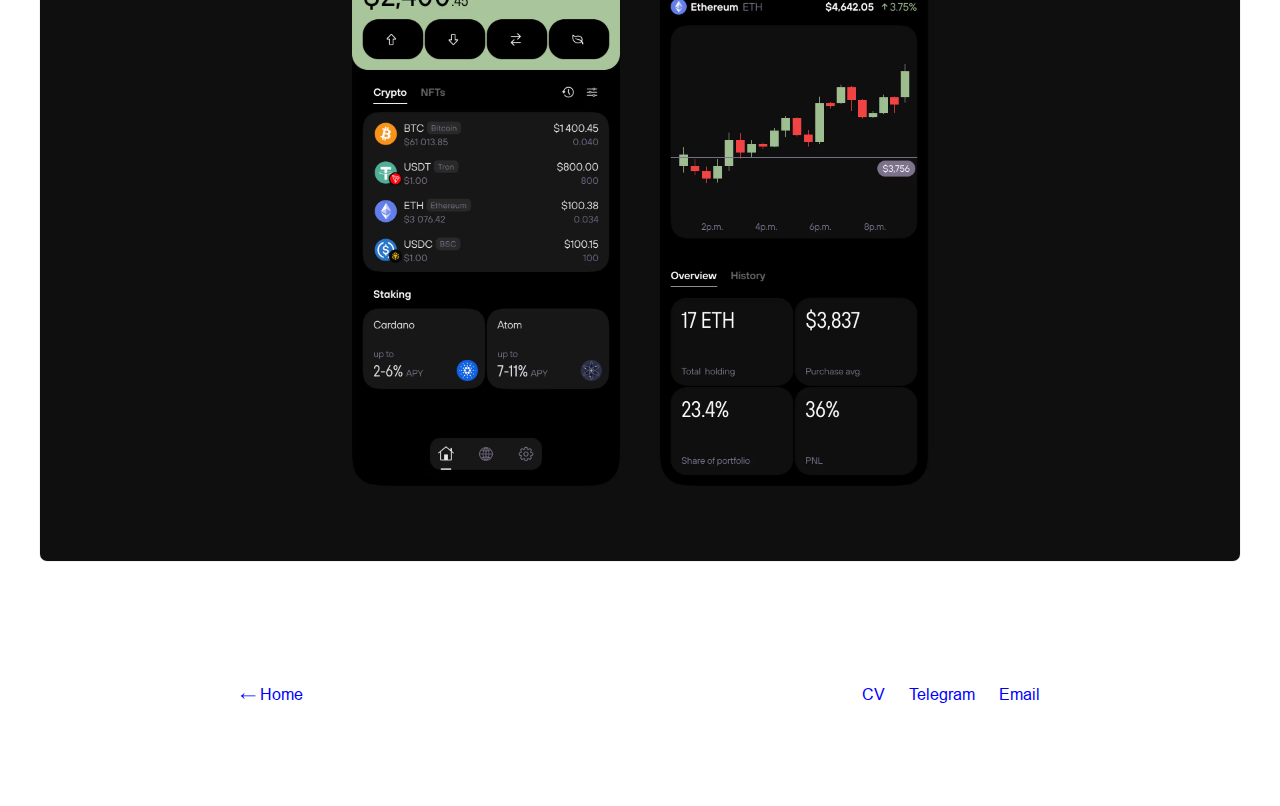
<file: case-3.html>
<!DOCTYPE html>
<html>
  <head>
    <meta charset="utf-8">
    <meta name="viewport" content="width=device-width, initial-scale=1.0">
    <link rel="stylesheet" type="text/css" href="styles.css">
    <link rel="icon" type="image/svg+xml" href="./other/logo.svg">
    <script src="https://t.contentsquare.net/uxa/26d087a979984.js"></script>
    <title>Ещё 8 работ</title>
    <script>
      document.addEventListener('DOMContentLoaded', function() {
        const emailLinks = document.querySelectorAll('.copy-email');
        
        emailLinks.forEach(function(link) {
          link.addEventListener('click', function(e) {
            e.preventDefault();
            
            const email = this.getAttribute('data-email');
            const originalText = this.textContent;
            
            // Copy to clipboard
            navigator.clipboard.writeText(email).then(function() {
              // Change text to "✓ Copied"
              this.textContent = '✓ Copied';
              
              // Add copied class for styling
              this.classList.add('copied');
              
              // Remove copied class and revert text after 2 seconds
              setTimeout(function() {
                this.textContent = originalText;
                this.classList.remove('copied');
              }.bind(this), 2000);
            }.bind(this)).catch(function(err) {
              console.error('Failed to copy email:', err);
            });
          });
        });
      });
    </script>
    <script type="text/javascript">
      (function(c,l,a,r,i,t,y){
          c[a]=c[a]||function(){(c[a].q=c[a].q||[]).push(arguments)};
          t=l.createElement(r);t.async=1;t.src="https://www.clarity.ms/tag/"+i;
          y=l.getElementsByTagName(r)[0];y.parentNode.insertBefore(t,y);
      })(window, document, "clarity", "script", "v9hqjzhzcc");
    </script>
  </head>
  <body class="body-case">
    <div class="case-header">
      <a class="body-regular link" href="index.html">← Home</a>
      <a class="body-regular link" href="https://drive.google.com/file/d/1xHJryMdsmioFay20EzBZMsBdah8leiih/view?usp=sharing">CV</a>
      <a class="body-regular link" href="https://t.me/kolya01101110">Telegram</a>
      <a class="body-regular link copy-email" href="#" data-email="nickolay_grachev@icloud.com">Email</a>
    </div>
    <div class="case-container">
      <div class="case-block">
        <h1 class="bold text-center">Ещё 8&nbsp;работ. B2B-системы, влияние на&nbsp;метрики и&nbsp;рост продукта</h1>
      </div>
      <div class="case-block-large">
        <h4 class="text-center">Дизайн сервиса для&nbsp;A/B&nbsp;тестирования рассылок → Влияние на&nbsp;AOV и&nbsp;снижение Churn&nbsp;Rate</h4>
        <div class="case-pic">
          <img src="case/case3.1.avif">
        </div>
      </div>
      <div class="case-block-large">
        <h4 class="text-center">Участвовал в&nbsp;редизайне реферальной программы для&nbsp;b2b&nbsp;сервиса → 50+&nbsp;новых пользователей в&nbsp;первый месяц</h4>
        <div class="case-pic">
          <img src="case/case3.2.avif">
        </div>
      </div>
      <div class="case-block-large">
        <h4 class="text-center">Сделал онбординг для&nbsp;сервиса по&nbsp;поиску фрода → Повлиял на&nbsp;CR&nbsp;из&nbsp;регистрации в&nbsp;покупку</h4>
        <div class="case-pic">
          <img src="case/case3.4.avif">
        </div>
      </div>
      <div class="case-block-large">
        <h4 class="text-center">Сделал настройки для&nbsp;брендированния виджета чата для&nbsp;онлайн-магазинов → Увеличил конверсию в&nbsp;апсейл</h4>
        <div class="case-pic">
          <img src="case/case3.6.avif">
        </div>
      </div>
      <div class="case-block-large">
        <h4 class="text-center">Работал над&nbsp;улучшением UX&nbsp;для&nbsp;all-in-one чатов</h4>
        <div class="case-pic">
          <img src="case/case3.7.avif">
        </div>
      </div>
      <div class="case-block-large">
        <h4 class="text-center">Сделал дизайн для&nbsp;сервиса маркетинговых рассылок по&nbsp;WhatsApp</h4>
        <div class="case-pic">
          <img src="case/case3.8.avif">
        </div>
      </div>
      <div class="case-block-large">
        <h4 class="text-center">Обновил внутреннюю страницу с тарифами и спроектировал дашборд по реферальной программе в сервисе по поиску фрода. Повлиял на активацию.</h4>
        <div class="case-pic">
          <img src="case/case3.9.avif">
        </div>
        <div class="case-pic">
          <img src="case/case3.11.avif">
        </div>
      </div>
      <div class="case-block-large">
        <h4 class="text-center">UI-концепт криптокошелька</h4>
        <div class="case-pic">
          <img src="case/case3.10.avif">
        </div>
      </div>
      <div class="case-block">
        <div class="case-footer">
          <a class="body-regular link" href="index.html">← Home</a>
          <a class="body-regular link" href="https://drive.google.com/file/d/1xHJryMdsmioFay20EzBZMsBdah8leiih/view?usp=sharing">CV</a>
          <a class="body-regular link" href="https://t.me/kolya01101110">Telegram</a>
          <a class="body-regular link copy-email" href="#" data-email="nickolay_grachev@icloud.com">Email</a>
        </div>
      </div>
    </div>
  </body>
</html>
</file>
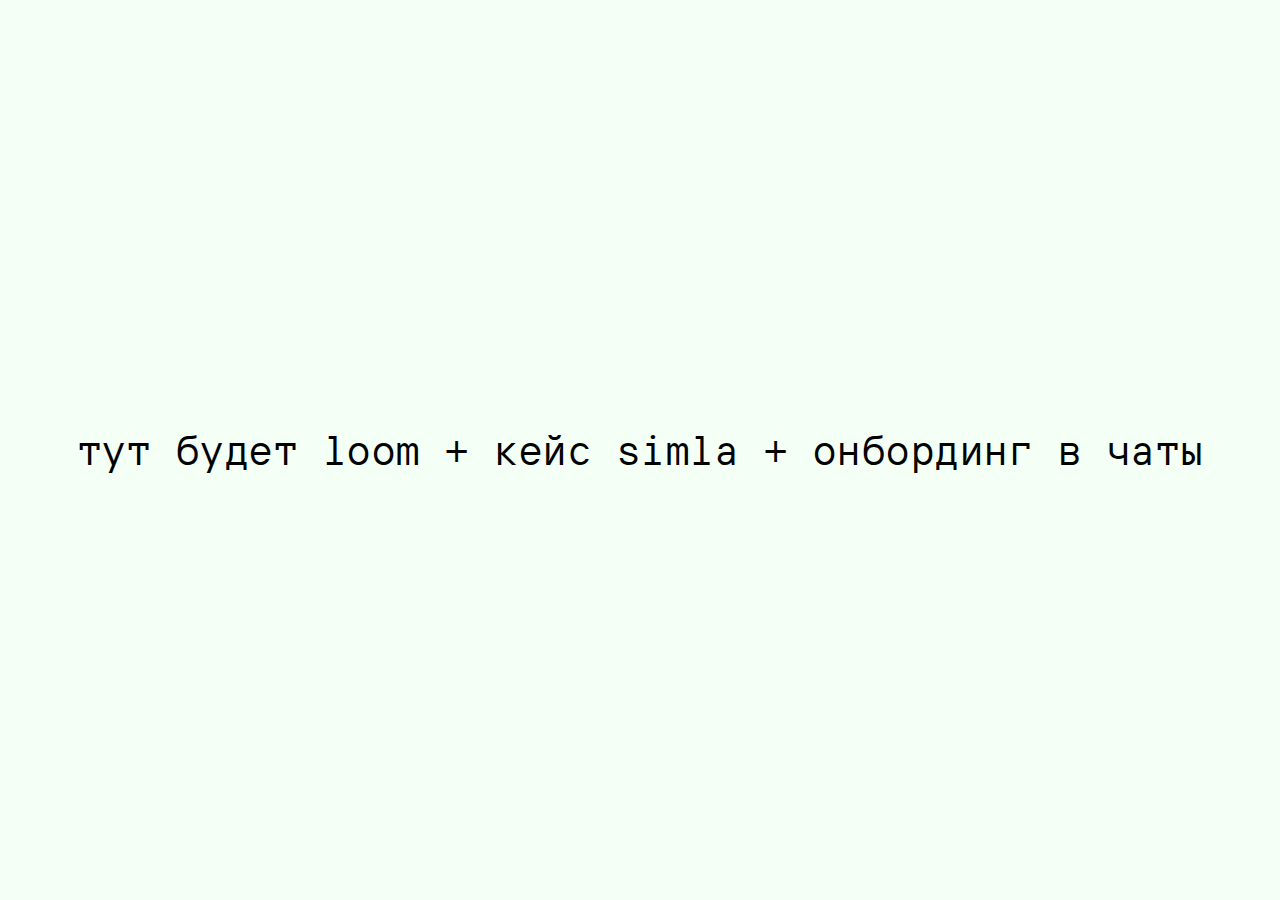
<file: temporary.html>
<!DOCTYPE html>
<html>
  <head>
    <meta charset="utf-8">
    <meta name="viewport" content="width=device-width, initial-scale=1.0">
    <link rel="stylesheet" type="text/css" href="styles_test.css">
    <title>temporary</title>
  </head>
  <body class="temporary">
    <h1>тут будет loom + кейс simla + онбординг в чаты</h1>
  </body>
</html>
</file>
<file: styles.css>
body {
    margin: auto;
    background-color: var(--white);
    overflow-x: hidden;
    color: var(--black-900);
}
html {
    scroll-behavior: smooth;
}
@font-face {
    font-family: 'Arial Narrow';
    src: url('fonts/Arial\ Narrow.ttf') format('truetype');
    font-weight: 400;
    font-style: normal;
    font-display: block;
}
@font-face {
    font-family: 'Arial Narrow Bold';
    src: url('fonts/Arial\ Narrow\ Bold.ttf') format('truetype');
    font-weight: 500;
    font-style: normal;
    font-display: block;
}
@font-face {
    font-family: 'Arial Narrow Italic';
    src: url('fonts/Arial\ Narrow\ Italic.ttf') format('truetype');
    font-weight: 400;
    font-style: italic;
    font-display: block;
}
@font-face {
    font-family: 'Arial';
    src: url('fonts/Arial.ttf') format('truetype');
    font-weight: 400;
    font-style: normal;
    font-display: block;
}

@font-face {
    font-family: 'Arial Bold';
    src: url('fonts/Arial\ Bold.ttf') format('truetype');
    font-weight: 500;
    font-style: normal;
    font-display: block;
}
::-webkit-scrollbar {
  width: 6px;           /* ширина вертикального скролла */
  height: 6px;          /* высота горизонтального */
}

/* полоса (фон трека) */
::-webkit-scrollbar-track {
  background: var(--white);   /* фон трека */
  border-radius: 20px;
}

/* ползунок */
::-webkit-scrollbar-thumb {
  background: var(--green);       /* цвет ползунка */
  border-radius: 8px;
}

/* при наведении */
::-webkit-scrollbar-thumb:hover {
  background: var(--green);
}
* {
  scrollbar-width: thin;             /* "auto" | "thin" | "none" */
  scrollbar-color: var(--green) var(--white);     /* thumb | track */
}
:root {
  --black-900: #000000;
  --black-800: #292929;
  --black-700: #3D3D3D;
  --grey: #C7C7D1;
  --green: #B2D1CA;
  --white: #white;
  --blue: #020203;
}
.text-white {
    color: var(--white);
}
.text-green {
    color: var(--green);
}
.text-grey {
    color: var(--grey);
}
ul {
    margin: 0;
    padding: 0;
    padding-left: 19px;
}
ol {
    margin: 0;
    padding: 0;
    padding-left: 20px;
}
p {
    margin: 0;
}
a {
    text-decoration: none;
}
a:hover {
    cursor: pointer;
}
.link {
    display: inline-block;
    position: relative;
    padding: 10px 12px;
    margin: -10px -12px;
    font-family: "Arial";
    font-size: 16px;
    letter-spacing: 0.2px;
    line-height: 1.5;
    font-weight: 400;
    color: blue;
}
.link:hover {
    text-decoration: underline;
    color: blue;
}
.link-italic {
    display: inline-block;
    position: relative;
    padding: 10px 12px;
    margin: -10px -12px;
    font-family: "Arial Narrow Italic";
    font-size: 16px;
    letter-spacing: 0.3px;
    line-height: 1.5;
    font-weight: 400;
    color: blue;
    cursor: pointer;
}
.link-italic:hover {
    text-decoration: underline;
    color: blue;
}
.copy-email.copied {
    color: var(--black-900);
    cursor: default;
    text-decoration: none;
}
.copy-email.copied:hover {
    color: var(--black-900);
    text-decoration: none;
}
h1 {
    margin: 0;
    font-family: "Arial Narrow";
    font-size: 60px;
    letter-spacing: -0.3px;
    line-height: 1.2;
    font-weight: 400;
}
.hero-text {
    font-size: 42px;
}
h2 {
    margin: 0;
    font-family: "Arial Narrow";
    font-size: 48px;
    letter-spacing: -0.3px;
    line-height: 1.2;
    font-weight: 400;
}
h3 {
    margin: 0;
    font-family: "Arial Narrow";
    font-size: 32px;
    letter-spacing: -0.2px;
    line-height: 1.2;
    font-weight: 400;
}
h4 {
    margin: 0;
    font-family: "Arial Narrow";
    font-size: 24px;
    letter-spacing: -0.1px;
    line-height: 1.2;
    font-weight: 400;
}
.body-extra-large {
    font-family: "Arial";
    font-size: 32px;
    letter-spacing: -0.2px;
    line-height: 1.6;
    font-weight: 400;
}
.body-large {
    font-family: "Arial";
    font-size: 20px;
    letter-spacing: -0.1px;
    line-height: 1.6;
    font-weight: 400;
}
.body-large-accent {
    font-family: "Arial Bold";
    font-size: 20px;
    letter-spacing: -0.1px;
    line-height: 1.6;
    font-weight: 500;
}
.body-regular {
    font-family: "Arial";
    font-size: 16px;
    letter-spacing: 0;
    line-height: 1.5;
    font-weight: 400;
}
.body-small {
    font-family: "Arial";
    font-size: 14px;
    letter-spacing: 0px;
    line-height: 1.5;
    font-weight: 400;
}
.bold {
    font-weight: 500;
}
.btn {
    display: flex;
    align-items: center;
    justify-content: center;
    width: fit-content;
    height: fit-content;
    cursor: pointer;
    transition: border-radius 0.5s ease, background-color 0.5s ease;
    background-color: var(--black-900);
    user-select: none;        /* запрещает выделение текста */
    -webkit-user-select: none; /* для Safari */
    -moz-user-select: none;    /* для Firefox */
    -ms-user-select: none;     /* для старых Edge */
}
.btn:hover {
    background-color: var(--black-800);
    border-radius: 15px;
}
.btn:active {
    background-color: var(--black-700);
}
.btn-large {
    padding-left: 24px;
    padding-right: 24px;
    padding-bottom: 2px;
    height: 55px;
    box-sizing: border-box;
    gap: 10px;
}
.btn-large > img {
    width: 24px;
    height: 24px;
}
.btn-regular {
    padding-left: 20px;
    padding-right: 20px;
    height: 50px;
    gap: 8px;
}
.btn-regular > img {
    width: 20px;
    height: 20px;
}
.btn-small {
    padding-left: 12px;
    padding-right: 12px;
    height: 32px;
}
.btn-small > img {
    width: 16px;
    height: 16px;
}
.container {
    width: 100%;
    max-width: 1200px;
    display: flex;
    flex-direction: column;
    justify-content: center;
    align-items: center;
    gap: 120px;
    margin-left: auto;
    margin-right: auto;
}
.main-padding {
    padding: 20px;
    box-sizing: border-box;
}
.highlight {
    background: #F4F3E4;
    padding: 6px 10px;
    line-height: 1.5; 
    -webkit-box-decoration-break: clone;
    box-decoration-break: clone;
  }
.text-center {
    text-align: center;
  }
.nowrap {
    white-space: nowrap;
  }

  

/*hero*/
.hero {
    display: flex;
    flex-direction: column;
    align-items: center; 
    gap: 32px;
    margin-top: 120px;
    max-width: 800px;
}
.hero-ava {
    width: 120px;
    height: 120px;
    background: url(other/ava.avif);
    background-size: contain;
    background-repeat: no-repeat;
}
.case-caption {
    text-align: center;
    width: 100%;
}
.h-pic {
    position: absolute;
    inset: 0;
    display: grid;
    place-items: center;
    align-items: start;
    pointer-events: none;
    z-index: -10; 
    padding: 20px;
}
.h-pic-content {
    max-width: 926px;
    max-height: 590px;
    width: clamp(0px, 100%, 926px);
    aspect-ratio: 926 / 590;
}
.h-pic-1 {
    width: 100%;
    height: 100%;
    object-fit: contain;
    display: flex;
    justify-content: center;
    align-items: center;
    position: relative;
}
.h-pic-1 > svg {
    position: absolute;
    width: 100%;
    height: auto;
    z-index: -1;
}
.pic1-blob2 {
    display: none;
}
.h-pic-1-png {
    width: 100%;
    height: 100%;
    object-fit: contain;
    display: block;
    z-index: 1;
}
.h-pic-1-svg {
    position: absolute;
    z-index: 0;
}
.pic1-2 {
    top: 112px;
    left: 271px;
}
.pic1-3 {
    top: 111px;
    left: 674px;
}
.pic1-4 {
    top: 220px;
    left: 260px;
}
.pic1-5 {
    top: 289px;
    left: 208px;
}
.pic1-6 {
    top: 185px;
    left: 596px;
}
.pic1-7 {
    top: 264px;
    left: 597px;
    z-index: 0;
}
.pic1-8 {
    top: 110px;
    left: 235px;
}
.pic1-9 {
    top: 100px;
    left: 460px;
}
.pic1-10 {
    top: 414px;
    left: 532px;
}

.nav-buttons {
    display: flex;
    flex-direction: row;
    justify-content: end;
    gap: 8px;
    grid-column: 5 / 7;
    grid-row: 1;
}
.hero > img {
    grid-column: 1;
    grid-row: 1;
    height: 55px;
    width: 55px;
}
.hero > h1 {
    grid-column: 1 / 7;
    grid-row: 2;
    align-self: end;
    z-index: 10;
}
.hero-container-text {
    display: flex;
    flex-direction: row;
    justify-content: center;
    flex-wrap: wrap;
    height: fit-content;
    column-gap: 30px;
    row-gap: 0;
    width: 100%;
}
.hero-links {
    display: flex;
    flex-direction: row;
    justify-content: center;
    gap: 16px;
    width: 100%;
}
.hero-btn{
  display:flex;
  flex-direction:column;
  justify-content:center;
  align-items:center;
  width:100px;
  padding:18px 20px;
  text-decoration:none;
  user-select:none;
  cursor:pointer;
}
.link-italic{
  text-decoration:none;
  text-underline-offset:6px;
}
.hero-btn:hover .link-italic{
  text-decoration:none;
}
.hero-icns{
  width:72px;
  height:72px;
  transition:transform 500ms cubic-bezier(0.2,0.9,0.2,1);
  transform:translate3d(0,0,0);
  transform-origin:center;
  will-change:transform;
}
.hero-btn:hover .hero-icns{
  transform:translate3d(0,-6px,0);
}
.hero-btn:active .hero-icns{
  transform:translate3d(0,-6px,0) scale(0.94);
  transition-duration:120ms;
}
.hero-btn.copied{
  cursor:default;
}
.hero-btn.copied:hover .link-italic{
  text-decoration:none;
}
.hero-btn.copied:hover .hero-icns{
  transform:translate3d(0,0,0);
}
.cv-ic {
    background-image: url(hero-icns/cv-ic.avif);
    background-repeat: no-repeat;
    background-size: contain;
}
.telegram-ic {
    background-image: url(hero-icns/telegram-ic.avif);
    background-repeat: no-repeat;
    background-size: contain;
}
.email-ic {
    background-image: url(hero-icns/email-ic.avif);
    background-repeat: no-repeat;
    background-size: contain;
}
.hint-text {
    color: blue;
    position: relative;
    border-bottom: 1px dashed currentColor;
    cursor: pointer;
}
.tooltip {
    position: absolute;
    left: 50%;
    transform: translateX(-50%) translateY(16px);
    bottom: calc(50% - 4px);
    opacity: 0;
    pointer-events: none;
    transition: opacity .2s ease, transform .25s cubic-bezier(.2,.8,.2,1);
    white-space: nowrap;
}
.hint-text:hover .tooltip {
    opacity: 1;
    transform: translateX(-50%) translateY(0);
}
.tooltip > img {
    display: block;
    border-radius: 16px;
}
.tooltip-1 {
    transform: scale(.6);
    transform-origin: top center;
    margin-bottom: -24px;
}
.tooltip-2 {
    transform: scale(.6);
    transform-origin: top center;
    margin-bottom: -120px;
    margin-left: 168px;
}
.tooltip-3 {
    transform: scale(.6);
    transform-origin: top center;
    margin-bottom: -114px;
    margin-left: 160px;
}
.tooltip-4 {
    transform: scale(.6);
    transform-origin: top center;
    margin-bottom: -154px;
    margin-right: 160px;
}
.tooltip-5 {
    transform: scale(.6);
    transform-origin: top center;
    margin-bottom: -180px;
}


/*works*/
.works {
    display: flex;
    flex-direction: column;
    gap: 60px;
}
.works > div {
    display: flex;
    flex-direction: column;
    gap: 20px;
}
.works-text {
    width: 50%;
    display: grid;
    grid-template-columns: repeat(3, 1fr);
    grid-template-rows: auto 1fr 1fr;  
    align-content: start;
    gap: 16px;
}
.works-caption {
    grid-column: 1 / 3;
    grid-row: 1;
    height: fit-content;
}
.works-btn {
    grid-column: 1 / 3;
    grid-row: 2;
}
.works-btn-2 {
    display: none;
}
.works-dot {
    grid-column: 1;
    grid-row: 3;
    justify-self: start;
    align-self: end;
    display: none;
}
.works-pic {
    width: 100;
    overflow: hidden;
    transition: border-radius 0.5s ease, transform 0.85s ease;
    border-radius: 8px;
    border: 1px solid rgba(0, 0, 0, 0.05);
}
.works-pic > img {
    width: 100%;
    height: auto;
    display: block;
}
.works-pic-static {
    width: 50%;
    overflow: hidden;
}
.works-pic-static > img {
    width: 100%;
    height: auto;
    display: block;
}
.works-pic:hover {
    border-radius: 20px;
    transform: scale(1.02);
    cursor: pointer;
}

/*footer*/
.footer {
    display: flex;
    flex-direction: column;
    justify-content: center;
    align-items: center;
    gap: 80px;
    overflow: hidden;
    padding-bottom: 120px;
    max-width: 800px;
}
.footer-buttons {
    grid-column: 1 / 2;
    grid-row: 2;
    display: flex;
    flex-direction: row;
    gap: 8px;
    align-self: end;
}
.footer-text {
    grid-column: 1 / 3;
    grid-row: 1;
}

/*case*/
.body-case {
    padding: 20px;
    box-sizing: border-box;
    display: flex;
    flex-direction: column;
    gap: 120px;
    width: 100%;
}
.case-header {
    width: 100%;
    display: grid;
    grid-template-columns: 1fr auto auto auto;
    gap: 24px;
}
.case-header-main {
    display: flex;
    flex-direction: row;
    gap: 24px;
}
.case-container {
    width: 100%;
    max-width: 1200px;
    align-self: center;
    display: flex;
    flex-direction: column;
    align-items: center;
    gap: 120px;
}
.case-container-large {
    
}
.case-block {
    display: flex;
    flex-direction: column;
    gap: 12px;
    width: 100%;
    max-width: 800px;
}
.case-block-large {
    display: flex;
    flex-direction: column;
    align-items: center;
    gap: 24px;
    width: 100%;
}
.case-block-cards {
    display: grid;
    grid-template-columns: repeat(3, 1fr);
    grid-template-rows: repeat(2, 1fr);
    gap: 2px;
    margin-top: 8px;
}
.case-block-cards-2 {
    display: grid;
    grid-template-columns: repeat(2, 1fr);
    grid-template-rows: repeat(3, 1fr);
    gap: 2px;
    margin-top: 8px;
}
.case-block-cards-hero {
    display: grid;
    grid-template-columns: repeat(2, 1fr);
    grid-template-rows: repeat(2, 1fr);
    gap: 2px;
    margin-top: 28px;
}
.case-pic {
    border: 1px solid rgba(0, 0, 0, 0.05);
    border-radius: 8px;
    width: 100%;
    overflow: hidden;
}
.case-pic-no-border {
    width: 100%;
    overflow: hidden;
}
.video {
    width: 100%;
}
.video-player {
    position: relative;
    width: 100%;
    overflow: hidden;
    background-color: #000;
}
.pic-high-q-1 {
    padding-top: 2%;
    padding-bottom: 2%;
}
.pic-high-q-1 > img {
    transform: scale(0.85) translateX(-4%);
}
.pic-high-q-2 > img {
    transform: scale(0.78) translateX(-10%);
}
.pic-high-q-3 {
    padding-top: 4%;
    padding-bottom: 4%;
}
.pic-high-q-3 > img {
    transform: scale(1) translateX(3%);
}
.pic-high-q-4 > img {
    transform: scale(0.83) translateX(-8%);
}
.pic-high-q-5 > img {
    transform: scale(0.8) translateX(-8%);
}
.case-pic > img {
    width: 100%;
    height: auto;
    display: block;
}
.case-pic-no-border > img {
    width: 100%;
    height: auto;
    display: block;
}
.case-card {
    display: grid;
    grid-template-columns: repeat(2, 1fr);
    grid-template-rows: repeat(2, 1fr);
    padding: 24px;
    height: 140px;
    border-radius: 8px;
    overflow: hidden;
}
.case-card-2 {
    display: flex;
    flex-direction: column;
    justify-content: space-between;
    padding: 24px;
    min-height: 260px;
    border-radius: 8px;
}
.case-card-hero {
    display: grid;
    grid-template-columns: repeat(2, 1fr);
    grid-template-rows: auto 1fr auto;
    border-radius: 8px;
    padding: 24px;
    height: 240px;
    overflow: hidden;
    gap: 8px;
}
.card-text {
    grid-column: 1 / 3;
    grid-row: 1;
}
.case-card-hero > .card-text {
    grid-column: 1 / 3;
    grid-row: 2;
}
.case-card > img {
    width: 12px;
    height: 12px;
    align-self: end;
    justify-self: end;
    grid-column: 2;
    grid-row: 2;
}
.case-card-hero > img {
    width: 12px;
    height: 12px;
    align-self: end;
    justify-self: end;
    grid-column: 2;
    grid-row: 3;
}
.card-special-text {
    font-size: 20px;
    line-height: 1.2;
    letter-spacing: -1px;
    font-family: "Arial Narrow";
    grid-column: 1;
    grid-row: 2;
    align-self: end;
}
.case-card-hero > .card-special-text {
    grid-column: 1;
    grid-row: 3;
}

.case-card-large {
    display: grid;
    grid-template-columns: repeat(2, 1fr);
    grid-template-rows: repeat(3, 1fr);
    gap: 8px;
    padding: 20px;
    height: 210px;
    overflow: hidden;
}
.card-text-large-accent {
    grid-column: 1 / 3;
    grid-row: 1;
    font-weight: 500;
}
.card-text-large {
    grid-column: 1 / 3;
    grid-row: 2;
}
.case-card-large > img {
    width: 12px;
    height: 12px;
    align-self: end;
    justify-self: end;
    grid-column: 2;
    grid-row: 3;
}
.card-large-special-text {
    font-size: 20px;
    line-height: 1.2;
    letter-spacing: -1px;
    font-family: "Arial Narrow";
    grid-column: 1;
    grid-row: 3;
    align-self: end;
}

.case-card-color-one {
    background-color: #F6F7F9;
}
.case-card-color-two {
    background-color: #E4F4EC;
}
.case-card-color-three {
    background-color: #F4F3E4;
}
.card-special-text-color-one {
    color: #DDDEE0;
}
.card-special-text-color-two {
    color: #9FC6BD;
}
.card-special-text-color-three {
    color: #D7D39D;
}
.case-metrics {
    display: grid;
    grid-template-columns: 1fr 2fr;
}
.case-footer {
    display: grid;
    grid-template-columns: 1fr auto auto auto;
    justify-items: start;
    gap: 24px;
    margin-bottom: 80px;
}
.case-2-cjm {
    display: flex;
    flex-direction: column;
}
.case-2-cjm > div {
    margin-top: -60px;
}
.case-before-after {
    display: flex;
    flex-direction: row;
    gap: 32px;
}
.case-before-after-col {
    display: flex;
    flex-direction: column;
    justify-content: center;
    gap: 8px;
}
.case-before-after-col-label {
    display: flex;
    justify-content: center;
    align-items: center;
    gap: 8px;
}
.svg-sad-face {
    background-image: url(other/sad-face.svg);
    width: 24px;
    height: 24px;
    background-size: contain;
    background-repeat: no-repeat;
}
.svg-smile-face {
    background-image: url(other/smile-face.svg);
    width: 24px;
    height: 24px;
    background-size: contain;
    background-repeat: no-repeat;
}

/*media*/

@media (min-width: 920px) and (max-width: 1280px) {
    .works {
        gap: 120px;
    }
    .works-text {
        width: 100%;
        order: 2;
        grid-template-columns: auto;
        grid-template-rows: 1fr auto;
    }
    .works-caption {
        grid-column: 1;
        grid-row: 1;
    }
    .works-btn {
        grid-row: 2;
        align-self: start;
        justify-self: start;
    }
    .works-pic {
        width: 100%;
    }
    .works-pic-static {
        width: 100%;
    }
    .works-dot {
        display: none;
    }
    .footer-text {
        grid-column: 1 / 4;
    }
}
@media (max-width: 920px) {
  body {
    padding-left: 16px;
    padding-right: 16px;
  }
    .hero-text {
    font-size: 36px;
  }
  h1 {
    font-size: 48px;
    letter-spacing: -0.3px;;
  }  
  h2 {
    font-size: 36px;
    letter-spacing: -0.3px;;
  }
  h3 {
    font-size: 24px;
    letter-spacing: -0.35px;;
  }
  .body-extra-large {
    font-size: 24px;
    letter-spacing: -0.1px;
  }
  .body-large {
    font-size: 18px;
  }
  .body-large-accent {
    font-size: 18px;
  }
  .h-pic {
    align-items: center;
    margin-bottom: 20%;
  }
  .container {
    gap: 80px;
  }
  .loom {
    display: none;
    width: 110px;
    height: 110px;
  }
  .works {
    gap: 40px;
  }
  .works-btn {
    display: none;
  }
  .works-btn-2 {
    display: flex;
  }
  .works-text {
    width: 100%;
    grid-template-columns: 1fr 1fr;
    grid-template-rows: auto auto;
    gap: 8px;
  }
  .works-caption {
    grid-column: 1 / 3;
    grid-row: 1;
  }
  .works-btn-2 {
    grid-column: 1;
    grid-row: 2;
  }
  .works-dot {
    grid-column: 2;
    grid-row: 2;
    justify-self: end;
  }
  .works-pic {
    width: 100%;
  }
  .works-pic-static {
    width: 100%;      
  }
  .footer {
    min-height: fit-content;
  }
  .hint-text {
    border-bottom: none;
    cursor: default;
    color: #000;
  }
  .hint-text .tooltip {
    display: none;
  }
  .case-card-2 {
    height: 300px;
  }

  /* cases */
  .case-block-cards {
    grid-template-columns: repeat(2, 1fr);
    grid-template-rows: repeat(3, 1fr);
  }
  .case-card {
    padding: 10px 12px 10px 12px;
    border-radius: 10px;
  }
  .btn-footer-1 {
    grid-column: 1;
    grid-row: 1;
  }
  .btn-footer-2 {
    grid-column: 2;
    grid-row: 1;
    width: 100%;
  }
  .btn-footer-3 {
    grid-column: 3;
    grid-row: 1;
    width: 100%;
  }
  .btn-footer-4 {
    grid-column: 1 / 4;
    grid-row: 2;
    width: 100%;
  }
  .case-card-2 {
    padding: 16px;
  }
  .case-card-hero {
    padding: 16px;
  }
  .case-2-cjm > div {
    margin-top: -20px;
  }
}
@media (max-width: 460px) {
   h1 {
    font-size: 40px;
   }
   h2 {
    font-size: 32px;
   }
    .hero-text {
    font-size: 32px;
  }
  .case-card {
    height: 172px;
  }
.case-metrics {
    grid-template-columns: 1fr;
    grid-template-rows: auto auto;
    gap: 16px;
 }
.temporary {
    display: flex;
    flex-direction: column;
    justify-content: center;
    align-items: center;
    width: 100%;
    height: 100vh;
 }
 .case-card-hero {
    height: 300px;
 }
 .hero-links {
    gap: 8px;
 }
 .hero-btn {
    width: 100%;
 }
 .hero-btn:active .hero-icns{
    transform: none;
 }
}
</file>
<file: styles_test.css>
body {
  margin: auto;
  background-color: var(--white);
  overflow-x: hidden;
  color: var(--black-900);
}
@font-face {
    font-family: 'TT Interphases Pro Mono Trl';
    src: url('fonts/TT\ Interphases\ Pro\ Mono\ Trial\ Regular.ttf') format('truetype');
    font-weight: 400;
    font-style: normal;
    font-display: block;
}

@font-face {
    font-family: 'TT Interphases Pro Trl Variable';
    src: url('fonts/TT_Interphases_Pro_Regular.ttf') format('truetype');
    font-weight: 400;
    font-style: normal;
    font-display: block;
}

@font-face {
    font-family: 'TT Interphases Pro Trl Variable';
    src: url('fonts/TT_Interphases_Pro_DemiBold.ttf') format('truetype');
    font-weight: 500;
    font-style: normal;
    font-display: block;
}
@font-face {
    font-family: 'SF-Pro-Rounded';
    src: url('fonts/SF-Pro-Rounded-Regular.otf') format('opentype');
    font-weight: 400;
    font-style: normal;
    font-display: block;
}
::-webkit-scrollbar {
  width: 6px;           /* ширина вертикального скролла */
  height: 6px;          /* высота горизонтального */
}

/* полоса (фон трека) */
::-webkit-scrollbar-track {
  background: var(--white);   /* фон трека */
  border-radius: 20px;
}

/* ползунок */
::-webkit-scrollbar-thumb {
  background: var(--green);       /* цвет ползунка */
  border-radius: 8px;
}

/* при наведении */
::-webkit-scrollbar-thumb:hover {
  background: var(--green);
}
* {
  scrollbar-width: thin;             /* "auto" | "thin" | "none" */
  scrollbar-color: var(--green) var(--white);     /* thumb | track */
}
:root {
  --black-900: #000000;
  --black-800: #292929;
  --black-700: #3D3D3D;
  --green: #B2D1CA;
  --white: #F4FFF6;
}
.text-white {
    color: var(--white);
}
.text-green {
    color: var(--green);
}
ul {
    margin: 0;
    padding: 0;
    padding-left: 19px;
}
ol {
    margin: 0;
    padding: 0;
    padding-left: 20px;
}
p {
    margin: 0;
}
a {
    text-decoration: none;
}
h1 {
    margin: 0;
    font-family: "TT Interphases Pro Mono Trl";
    font-size: 42px;
    letter-spacing: -0.5px;
    line-height: 1.2;
    font-weight: 300;
}
h2 {
    margin: 0;
    font-family: "TT Interphases Pro Mono Trl";
    font-size: 32px;
    letter-spacing: -0.5px;
    line-height: 1.2;
    font-weight: 300;
}
h3 {
    margin: 0;
    font-family: "TT Interphases Pro Mono Trl";
    font-size: 32px;
    letter-spacing: -0.5px;
    line-height: 1.2;
    font-weight: 300;
}
.body-large {
    font-family: "TT Interphases Pro Trl Variable";
    font-size: 20px;
    letter-spacing: 0.25px;
    line-height: 1.6;
    font-weight: 400;
}
.body-large-accent {
    font-family: "TT Interphases Pro Trl Variable";
    font-size: 20px;
    letter-spacing: 0.25px;
    line-height: 1.6;
    font-weight: 500;
}
.body-regular {
    font-family: "TT Interphases Pro Trl Variable";
    font-size: 16px;
    letter-spacing: 0.3px;
    line-height: 1.5;
    font-weight: 400;
}
.btn {
    display: flex;
    align-items: center;
    justify-content: center;
    width: fit-content;
    height: fit-content;
    cursor: pointer;
    transition: border-radius 0.5s ease, background-color 0.5s ease;
    background-color: var(--black-900);
    user-select: none;        /* запрещает выделение текста */
    -webkit-user-select: none; /* для Safari */
    -moz-user-select: none;    /* для Firefox */
    -ms-user-select: none;     /* для старых Edge */
}
.btn:hover {
    background-color: var(--black-800);
    border-radius: 15px;
}
.btn:active {
    background-color: var(--black-700);
}
.btn-large {
    padding-left: 24px;
    padding-right: 24px;
    padding-bottom: 2px;
    height: 55px;
    box-sizing: border-box;
    gap: 10px;
}
.btn-large > img {
    width: 24px;
    height: 24px;
}
.btn-regular {
    padding-left: 20px;
    padding-right: 20px;
    height: 45px;
    gap: 8px;
}
.btn-regular > img {
    width: 20px;
    height: 20px;
}
.btn-small {
    padding-left: 12px;
    padding-right: 12px;
    height: 32px;
}
.btn-small > img {
    width: 16px;
    height: 16px;
}
.container {
    width: 100%;
    display: flex;
    flex-direction: column;
    gap: 120px;
}
.main-padding {
    padding: 20px;
    box-sizing: border-box;
}


/*hero*/
.hero {
    display: grid;
    grid-template-columns: repeat(6, 1fr);
    grid-template-rows: repeat(2, auto);  
    gap: 20px;
    height: 100vh;
}
.loom {
    height: 150px;
    width: 150px;
    background: url(./other/loom-preview.png) no-repeat center / contain;
    border-radius: 100px;
    display: flex;
    justify-content: center;
    align-items: center;
    padding-left: 10px;
    box-sizing: border-box;
    transition: all 0.5s ease; 
}
.loom:hover {
    background: url(./other/loom-preview-hover.png) no-repeat center / contain;
    cursor: pointer;
}
.loom:active {
    background-color: var(--black-700);
}
.nav-buttons {
    display: flex;
    flex-direction: row;
    justify-content: end;
    gap: 8px;
    grid-column: 5 / 7;
    grid-row: 1;
}
.hero > img {
    grid-column: 1;
    grid-row: 1;
    height: 55px;
    width: 55px;
}
.hero > h1 {
    grid-column: 1 / 4;
    grid-row: 2;
    align-self: end;
}
.loom {
    grid-column: 5 / 7;
    grid-row: 2;
    justify-self: end;
    align-self: end;
}


/*works*/
.works {
    display: flex;
    flex-direction: column;
    gap: 20px;
}
.works > div {
    display: flex;
    flex-direction: row;
    gap: 20px;
}
.works-text {
    width: 50%;
    display: grid;
    grid-template-columns: repeat(3, 1fr);
    grid-template-rows: auto 1fr 1fr;  
    align-content: start;
    gap: 16px;
}
.works-caption {
    grid-column: 1 / 3;
    grid-row: 1;
    height: fit-content;
}
.works-btn {
    grid-column: 1 / 3;
    grid-row: 2;
}
.works-btn-2 {
    display: none;
}
.works-dot {
    grid-column: 1;
    grid-row: 3;
    justify-self: start;
    align-self: end;
    display: none;
}
.works-pic {
    width: 50%;
    overflow: hidden;
    transition: border-radius 0.5s ease, transform 0.85s ease;
}
.works-pic > img {
    width: 100%;
    height: auto;
    display: block;
}
.works-pic-static {
    width: 50%;
    overflow: hidden;
}
.works-pic-static > img {
    width: 100%;
    height: auto;
    display: block;
}
.works-pic:hover {
    border-radius: 20px;
    transform: scale(1.02);
    cursor: pointer;
}

/*footer*/
.footer {
    height: 80vh;
    display: grid;
    grid-template-columns: repeat(3, 1fr);
    grid-template-rows: 1fr 200px;
    gap: 16px;
    overflow: hidden;
}
.footer-buttons {
    grid-column: 1 / 2;
    grid-row: 2;
    display: flex;
    flex-direction: row;
    gap: 8px;
    align-self: end;
}
.footer-text {
    grid-column: 1 / 3;
    grid-row: 1;
}
.footer-cat {
    grid-column: 3;
    grid-row: 2;
    justify-self: end;
    align-self: end;
}
.footer-cat > pre {
    font-family: "SF-Pro-Rounded";
    font-size: 40px;
    font-weight: 400;
    transform: scaleX(-1) translateY(45%);
}

/*case*/
.body-case {
    padding: 20px;
    box-sizing: border-box;
    display: flex;
    flex-direction: column;
    gap: 120px;
    width: 100%;
}
.case-header {
    max-width: 100%;
    display: grid;
    grid-template-columns: 1fr auto auto;
    gap: 8px;
}
.case-container {
    width: 100%;
    max-width: 800px;
    align-self: center;
    display: flex;
    flex-direction: column;
    gap: 120px;
}
.case-block {
    display: flex;
    flex-direction: column;
    gap: 12px;
}
.case-block-cards {
    display: grid;
    grid-template-columns: repeat(3, 1fr);
    grid-template-rows: repeat(2, 1fr);
    gap: 4px;
    margin-top: 8px;
}
.case-pic {
    width: 100%;
    /* border-radius: 20px; */
    overflow: hidden;
}
.pic-high-q-1 {
    background-color: #E5F4F5;
    padding-top: 2%;
    padding-bottom: 2%;
}
.pic-high-q-1 > img {
    transform: scale(0.85) translateX(-4%);
}
.pic-high-q-2 {
    background-color: #E5F4F5;
}
.pic-high-q-2 > img {
    transform: scale(0.78) translateX(-10%);
}
.pic-high-q-3 {
    background-color: #E5F4F5;
    padding-top: 4%;
    padding-bottom: 4%;
}
.pic-high-q-3 > img {
    transform: scale(1) translateX(3%);
}
.pic-high-q-4 {
    background-color: #E5F4F5;
}
.pic-high-q-4 > img {
    transform: scale(0.83) translateX(-8%);
}
.pic-high-q-5 {
    background-color: #E5F4F5;
}
.pic-high-q-5 > img {
    transform: scale(0.8) translateX(-8%);
}
.case-pic > img {
    width: 100%;
    height: auto;
    display: block;
}
.case-card {
    display: grid;
    grid-template-columns: repeat(2, 1fr);
    grid-template-rows: repeat(2, 1fr);
    padding: 20px;
    height: 140px;
    overflow: hidden;
}
.card-text {
    grid-column: 1 / 3;
    grid-row: 1;
}
.case-card > img {
    width: 12px;
    height: 12px;
    align-self: end;
    justify-self: end;
    grid-column: 2;
    grid-row: 2;
}
.card-special-text {
    font-size: 20px;
    line-height: 1.2;
    letter-spacing: -1px;
    font-family: "TT Interphases Pro Mono Trl";
    grid-column: 1;
    grid-row: 2;
    align-self: end;
}

.case-card-large {
    display: grid;
    grid-template-columns: repeat(2, 1fr);
    grid-template-rows: repeat(3, 1fr);
    gap: 8px;
    padding: 20px;
    height: 210px;
    overflow: hidden;
}
.card-text-large-accent {
    grid-column: 1 / 3;
    grid-row: 1;
    font-weight: 500;
}
.card-text-large {
    grid-column: 1 / 3;
    grid-row: 2;
}
.case-card-large > img {
    width: 12px;
    height: 12px;
    align-self: end;
    justify-self: end;
    grid-column: 2;
    grid-row: 3;
}
.card-large-special-text {
    font-size: 20px;
    line-height: 1.2;
    letter-spacing: -1px;
    font-family: "TT Interphases Pro Mono Trl";
    grid-column: 1;
    grid-row: 3;
    align-self: end;
}

.case-card-color-one {
    background-color: #E5F4F5;
}
.case-card-color-two {
    background-color: #E4F4EC;
}
.case-card-color-three {
    background-color: #F4F3E4;
}
.card-special-text-color-one {
    color: #A3D6DB;
}
.card-special-text-color-two {
    color: #9FC6BD;
}
.card-special-text-color-three {
    color: #D7D39D;
}
.case-metrics {
    display: grid;
    grid-template-columns: 1fr 2fr;
}
.case-footer {
    display: grid;
    grid-template-columns: auto auto auto 1fr;
    justify-items: end;
    gap: 8px;
    margin-top: 160px;
}


/*media*/
@media (min-width: 920px) and (max-width: 1280px) {
    .hero > h1 {
        grid-column: 1 / 5;
    }
    .works {
        gap: 120px;
    }
    .works > div {
        flex-direction: column;
    }
    .works-text {
        width: 100%;
        order: 2;
        grid-template-columns: auto;
        grid-template-rows: 1fr auto;
    }
    .works-caption {
        grid-column: 1;
        grid-row: 1;
    }
    .works-btn {
        grid-row: 2;
        align-self: start;
        justify-self: start;
    }
    .works-pic {
        width: 100%;
        order: 1;
    }
    .works-pic-static {
        width: 100%;
        order: 1;
    }
    .works-dot {
        display: none;
    }
    .footer-text {
        grid-column: 1 / 4;
    }
}
@media (max-width: 920px) {
  h1 {
    font-size: 32px;
    letter-spacing: -0.5px;;
  }
  h2 {
    font-size: 20px;
    letter-spacing: -0.3px;;
  }
  h3 {
    font-size: 24px;
    letter-spacing: -0.35px;;
  }
  .body-large {
    font-size: 18px;
  }
  .body-large-accent {
    font-size: 18px;
  }
  .hero {
    height: 90vh;
    grid-template-rows: auto 1fr;
  }
  .hero > h1 {
    grid-column: 1 / 5;
  }
  .container {
    gap: 80px;
  }
  .loom {
    width: 110px;
    height: 110px;
    grid-column: 5 / 7;
  }
  .works {
    gap: 40px;
  }
  .works > div {
    flex-direction: column;
    gap: 8px;
  }
  .works-btn {
    display: none;
  }
  .works-btn-2 {
    display: flex;
  }
  .works-text {
    width: 100%;
    grid-template-columns: 1fr 1fr;
    grid-template-rows: auto auto;
    gap: 8px;
  }
  .works-caption {
    grid-column: 1 / 3;
    grid-row: 1;
  }
  .works-btn-2 {
    grid-column: 1;
    grid-row: 2;
  }
  .works-dot {
    grid-column: 2;
    grid-row: 2;
    justify-self: end;
  }
  .works-pic {
    order: -1;
    width: 100%;
  }
  .works-pic-static {
    order: -1;
    width: 100%;      
  }
  .footer {
    grid-template-columns: repeat(3, 1fr);
    grid-template-rows: 1fr auto;
    height: 100vh;
    min-height: fit-content;
  }
  .footer-text {
    grid-column: 1 / 4;
    grid-row: 1;
  }
  .footer-buttons {
    grid-column: 1 / 3;
    grid-row: 2;
  }
  .footer-cat {
    grid-column: 3;
    grid-row: 2;
  }
  .footer-cat > pre {
    font-size: 20px;
  }

  /* cases */
  .case-block-cards {
    grid-template-columns: repeat(2, 1fr);
    grid-template-rows: repeat(3, 1fr);
  }
  .case-card {
    padding: 10px 12px 10px 12px;
    border-radius: 10px;
  }
  .case-footer {
    grid-template-columns: auto 1fr 1fr;
    grid-template-rows: auto auto;
  }
  .btn-footer-1 {
    grid-column: 1;
    grid-row: 1;
  }
  .btn-footer-2 {
    grid-column: 2;
    grid-row: 1;
    width: 100%;
  }
  .btn-footer-3 {
    grid-column: 3;
    grid-row: 1;
    width: 100%;
  }
  .btn-footer-4 {
    grid-column: 1 / 4;
    grid-row: 2;
    width: 100%;
  }
}
@media (max-width: 460px) {
    .case-card {
    height: 172px;
  }
}

.temporary {
    display: flex;
    flex-direction: column;
    justify-content: center;
    align-items: center;
    width: 100%;
    height: 100vh;
}
</file>
